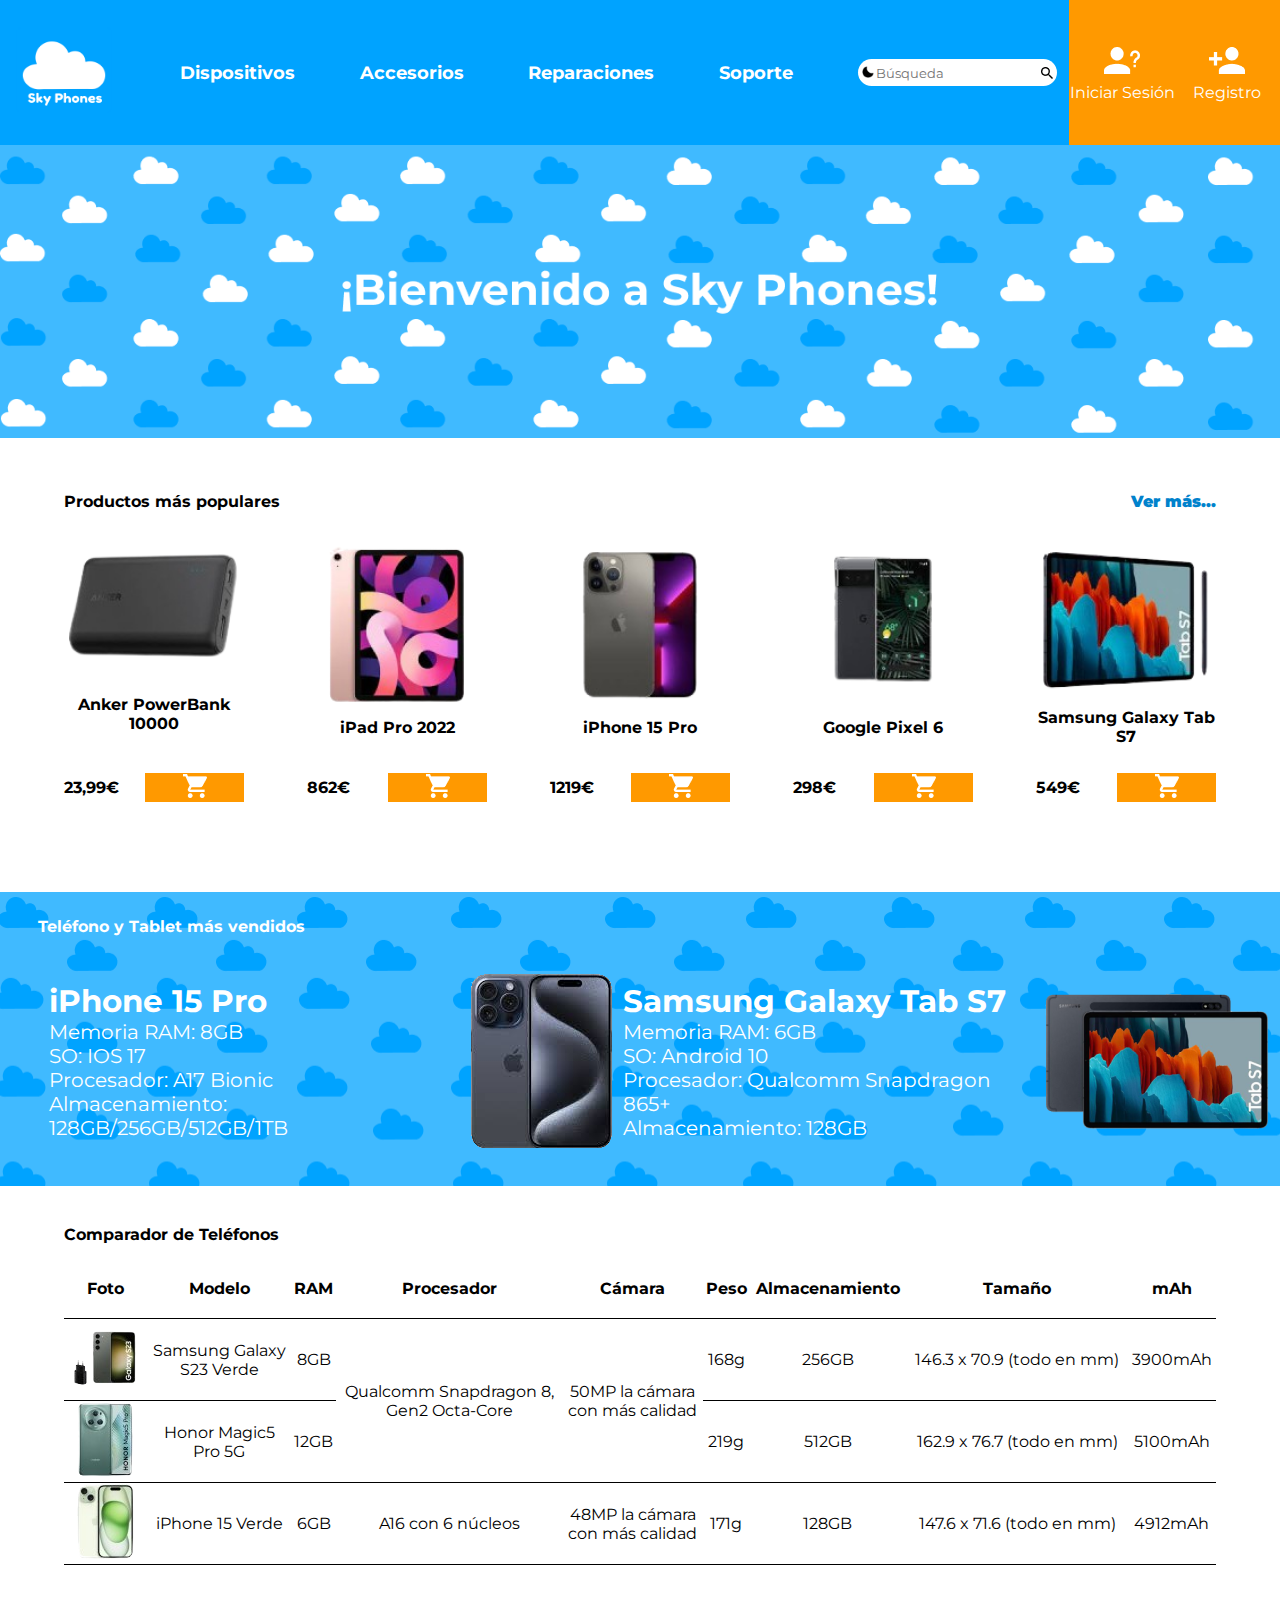
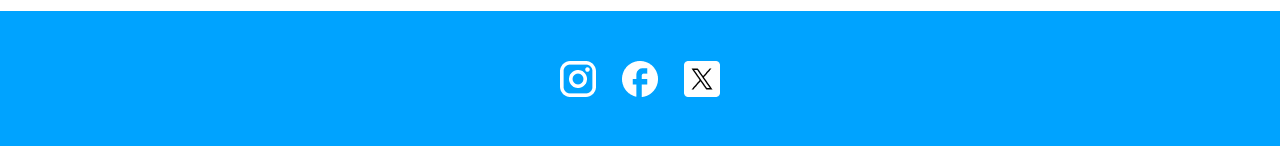
<file: index.html>
<!DOCTYPE html>
    <html lang="es">
    <head>
        <meta charset="UTF-8"><meta name="viewport" content="width=device-width, initial-scale=1.0">
        <title>SkyPhones Home</title>
        <link href='https://fonts.googleapis.com/css?family=Montserrat' rel='stylesheet'>
        <link id="cssCabecera" rel="stylesheet" href="style/CabeceraYPie.css">
        <link id="cssMain" rel="stylesheet" href="style/index.css">
        <script src="Funciones.js"></script>
    </head>
    <body>
        <header>
            <div id="divLogo">
                <a href="index.html"><img id="imgLogo" src="img/SkyPhonesLogo.png" alt="Logo SkyPhones"></a>
            </div>

            <div id="opcionesMenu">
                <a href="Dispositivos.html">
                    <div>
                        <p>Dispositivos</p>
                    </div>
                </a>
                
                <a href="Accesorios.html">
                    <div>
                        <p>Accesorios</p>
                    </div>
                </a>

                <a href="Reparaciones.html">
                    <div>
                        <p>Reparaciones</p>
                    </div>
                </a>

                <a href="Soporte.html">
                    <div>
                        <p>Soporte</p>
                    </div>
                </a>
            </div>


            <div id="barraBusqueda">
                <div>
                    <a href="#" onclick="return changePaletteTheme(); return false;">
                        <img src="img/luna.png" alt="Icono de Luna" id="iconoLuna">
                    </a>
                    <input type="text" placeholder="Búsqueda">
                    <img src="img/IconoLupa.png" alt="Icono Lupa">
                </div>
            </div>


            <div id="opcionesNaranjas">
                <div>
                    <a>
                        <img src="img/IconoInicioSesion.png" alt="Icono Inicio de Sesión">
                        <p>Iniciar Sesión</p>
                    </a>
                </div>

                <div>
                    <a href="Registro.html">
                        <img src="img/IconoRegistrarse.png" alt="Icono Registrarse">
                        <p>Registro</p>
                    </a>
                </div>
            </div>
        </header>

        <main>
            <section id="bannerBienvenida">
                <img src="img/BannerBienvenida.png" alt="Banner Bienvenida">
            </section>

            <section id="masPopulares">
                <div id="tituloYEnlaceMasPopulares">
                    <h2>Productos más populares</h2>
                    <a href="Dispositivos.html" class="enlace">Ver más...</a>
                </div>
                
                <div id="productosMasPopulares">
                    <div>
                        <a href="Error404.html">
                            <img src="img/productosIndexSinFondo/AnkerPowebank10000-removebg-preview.png" alt="Imagen de Anker Powebank 10000" class="imagenesProductosMasPopulares">
                        </a>
                        <h4>Anker PowerBank 10000</h4>
                        <div class="divPrecioYAnadirACarrito">
                            <p>23,99€</p>
                            <button class="anadirCarrito"><img src="img/IconoCarrito24px.png" alt="Icono Carrito"></button>
                        </div>
                    </div>
                    <div>
                        <a href="iPadPro2022.html">
                            <img src="img/productosIndexSinFondo/iPadPro2022-removebg-preview.png" alt="Imagen iPad Pro 2022" class="imagenesProductosMasPopulares">
                        </a>
                        <h4>iPad Pro 2022</h4>
                        <div class="divPrecioYAnadirACarrito">
                            <p>862€</p>
                            <button class="anadirCarrito"><img src="img/IconoCarrito24px.png" alt="Icono Carrito"></button>
                        </div>
                    </div>
                    <div>
                        <a href="iPhone15Pro.html">
                            <img src="img/productosIndexSinFondo/iPhone15Pro-removebg-preview.png" alt="Imagen iPhone 15 Pro" class="imagenesProductosMasPopulares">
                        </a>
                        <h4>iPhone 15 Pro</h4>
                        <div class="divPrecioYAnadirACarrito">
                            <p>1219€</p>
                            <button class="anadirCarrito"><img src="img/IconoCarrito24px.png" alt="Icono Carrito"></button>
                        </div>
                    </div>
                    <div>
                        <a href="GooglePixel6.html">
                            <img src="img/productosIndexSinFondo/GooglePixel6-removebg-preview.png" alt="Imagen Google Pixel 6" class="imagenesProductosMasPopulares">
                        </a>
                        <h4>Google Pixel 6</h4>
                        <div class="divPrecioYAnadirACarrito">
                            <p>298€</p>
                            <button class="anadirCarrito"><img src="img/IconoCarrito24px.png" alt="Icono Carrito"></button>
                        </div>
                    </div>
                    <div>
                        <a href="SamsungGalaxyTabS7.html">
                            <img src="img/productosIndexSinFondo/GalaxyTabS7__2_-removebg-preview.png" alt="Imagen Samsung Galaxy Tab S7" class="imagenesProductosMasPopulares">
                        </a>
                        <h4>Samsung Galaxy Tab S7</h4>
                        <div class="divPrecioYAnadirACarrito">
                            <p>549€</p>
                            <button class="anadirCarrito"><img src="img/IconoCarrito24px.png" alt="Icono Carrito"></button>
                        </div>
                    </div>
                </div>
            </section>

            <section id="masVendidos">
                <h2>Teléfono y Tablet más vendidos</h2>
                <div id="productoMasVendidos">
                    <div>
                        <div>
                            <h3>iPhone 15 Pro</h3>
                            <p>Memoria RAM: 8GB</p>
                            <p>SO: IOS 17</p>
                            <p>Procesador: A17 Bionic</p>
                            <p>Almacenamiento: 128GB/256GB/512GB/1TB</p>
                        </div>
                        <img src="img/dispositivos/iPhone15ProSinFondo.png" alt="Imagen iPhone 15 Pro sin fondo">
                    </div>

                    <div>
                        <div>
                            <h3>Samsung Galaxy Tab S7</h3>
                            <p>Memoria RAM: 6GB</p>
                            <p>SO: Android 10</p>
                            <p>Procesador: Qualcomm Snapdragon 865+</p>
                            <p>Almacenamiento: 128GB</p>
                        </div>
                        <img src="img/dispositivos/SGTS7 1.png" alt="Imagen SGTS7 sin fondo">
                    </div>
                </div>
                
            </section>

            <section id="tablaComparador">
                <h2>Comparador de Teléfonos</h2>
                <table>
                    <tr>
                        <th>Foto</th>
                        <th>Modelo</th>
                        <th>RAM</th>
                        <th>Procesador</th>
                        <th>Cámara</th>
                        <th>Peso</th>
                        <th>Almacenamiento</th>
                        <th>Tamaño</th>
                        <th>mAh</th>
                    </tr>

                    <tr>
                        <td><img src="img/productosIndexSinFondo/SamsungGalaxyS23VerdeTabla-removebg-preview(1).png" alt="Imagen Samsung Galaxy S23 tabla"></td>
                        <td><p>Samsung Galaxy</p> <p>S23 Verde</p></td>
                        <td>8GB</td>
                        <td rowspan="2"><p>Qualcomm Snapdragon 8,</p> <p>Gen2 Octa-Core</p></td>
                        <td rowspan="2"><p>50MP la cámara</p> <p>con más calidad</p></td>
                        <td>168g</td>
                        <td>256GB</td>
                        <td>146.3 x 70.9 (todo en mm)</td>
                        <td>3900mAh</td>
                    </tr>

                    <tr>
                        <td><img src="img/productosIndexSinFondo/HonorMagic5Pro5GTabla-removebg-preview.png" alt="Imagen Honor Magic 5G Pro tabla"></td>
                        <td><p>Honor Magic5</p> <p>Pro 5G</p></td>
                        <td>12GB</td>


                        <td>219g</td>
                        <td>512GB</td>
                        <td>162.9 x 76.7 (todo en mm)</td>
                        <td>5100mAh</td>
                    </tr>

                    <tr>
                        <td><img src="img/productosIndexSinFondo/iPhone15VerdeTabla-removebg-preview.png" alt="Imagen iPhone 15 Verde tabla"></td>
                        <td>iPhone 15 Verde</td>
                        <td>6GB</td>
                        <td>A16 con 6 núcleos</td>
                        <td><p>48MP la cámara</p> <p>con más calidad</p></td>
                        <td>171g</td>
                        <td>128GB</td>
                        <td>147.6 x 71.6 (todo en mm)</td>
                        <td>4912mAh</td>
                    </tr>
                </table>
            </section>
        </main>

        <footer>
            <img src="img/IconoIGBlanco.png" alt="Logo IG"></img>
            <img src="img/IconoFBBlanco.png" alt="Logo FB"></img>
            <img src="img/IconoTwitterBlanco.png" alt="Logo X (Twitter)"></img>
        </footer>
    </body>
</html>
</file>
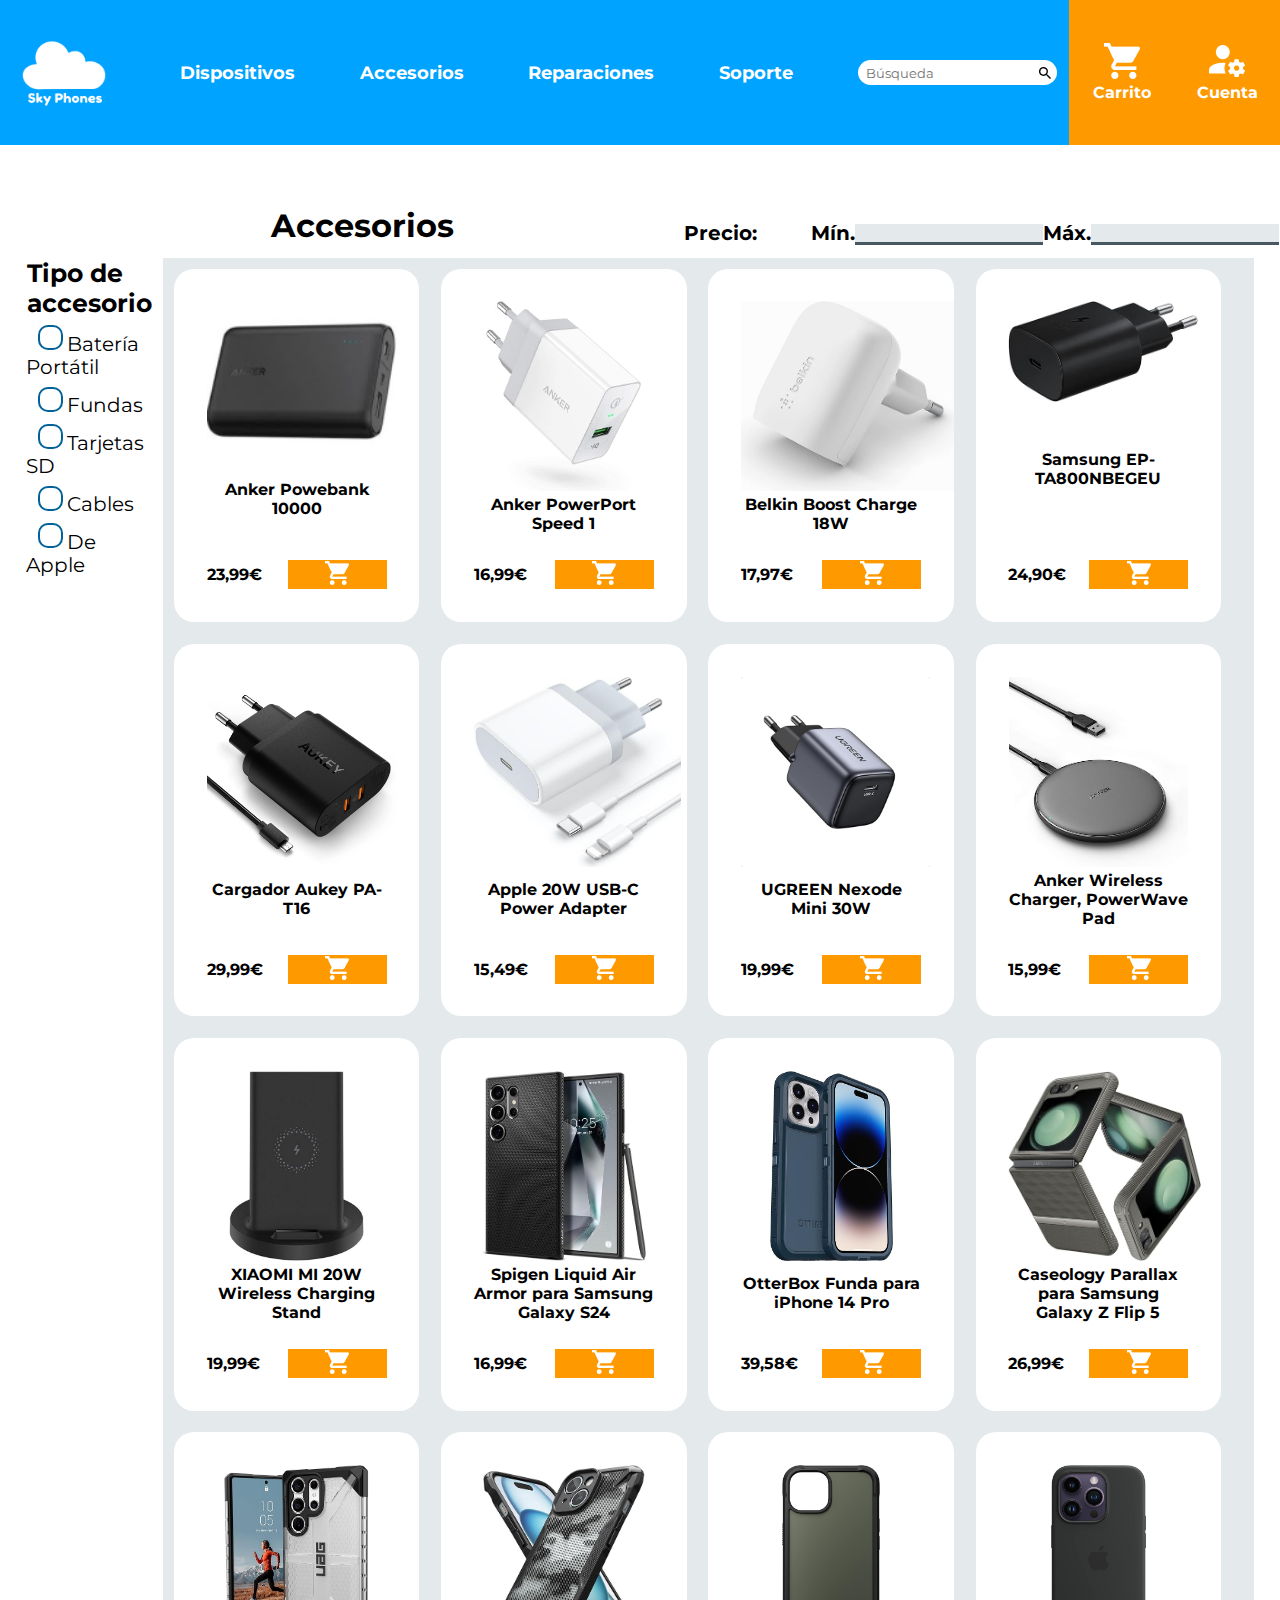
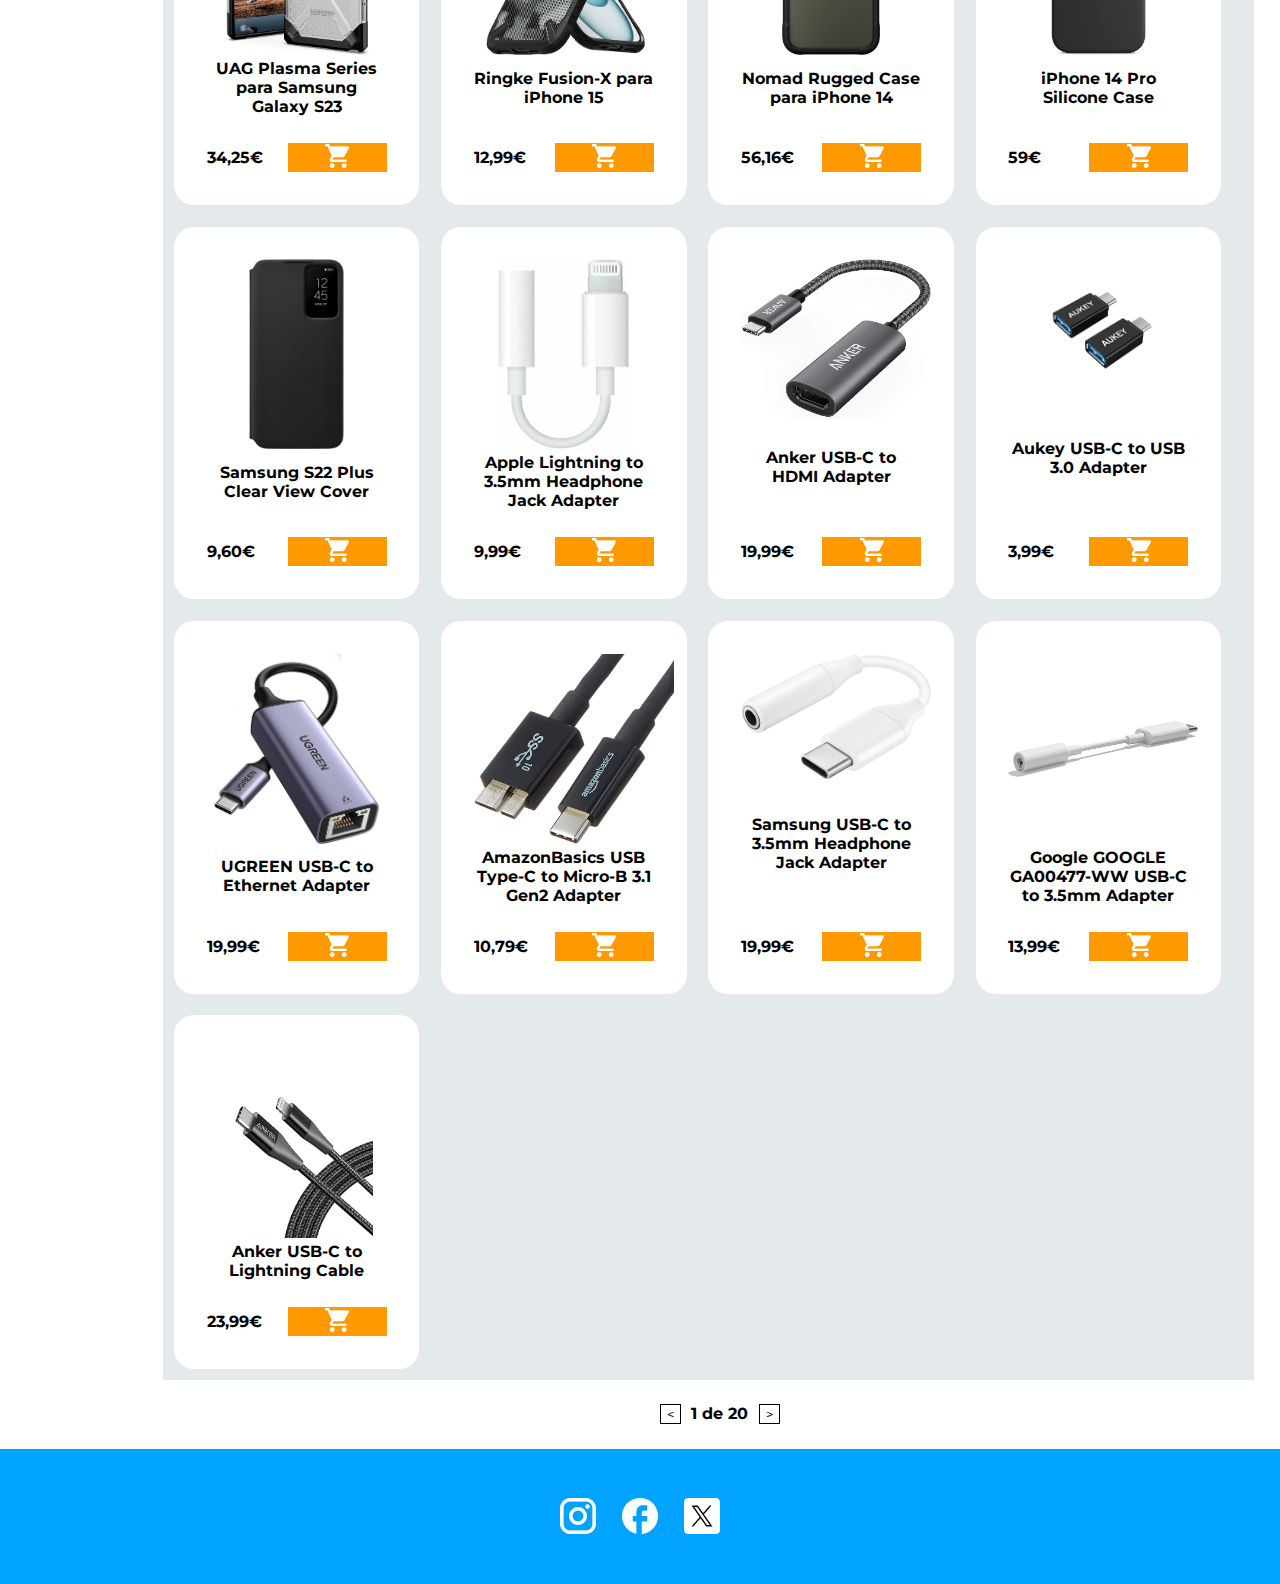
<file: Accesorios.html>
<!DOCTYPE html>
    <html lang="es">
    <head>
        <meta charset="UTF-8"><meta name="viewport" content="width=device-width, initial-scale=1.0">
        <title>Accesorios</title>
        <link href='https://fonts.googleapis.com/css?family=Montserrat' rel='stylesheet'>
        <link rel="stylesheet" href="style/CabeceraYPie.css">
        <link rel="stylesheet" href="style/DispositivosYAccesorios.css">
        <script src="Funciones.js"></script>
    </head>
    <body>
        <header>
            <div id="divLogo">
                <a href="index.html"><img id="imgLogo" src="img/SkyPhonesLogo.png" alt="Logo SkyPhones"></a>
            </div>

            <div id="opcionesMenu">
                <a href="Dispositivos.html">
                    <div>
                        <p>Dispositivos</p>
                    </div>
                </a>
                
                <a href="Accesorios.html">
                    <div>
                        <p>Accesorios</p>
                    </div>
                </a>

                <a href="Reparaciones.html">
                    <div>
                        <p>Reparaciones</p>
                    </div>
                </a>

                <a href="Soporte.html">
                    <div>
                        <p>Soporte</p>
                    </div>
                </a>
            </div>


            <div id="barraBusqueda">
                <div>
                    <input type="text" placeholder="Búsqueda">
                    <img src="img/IconoLupa.png" alt="Icono Lupa">
                </div>
            </div>


            <div id="opcionesNaranjas">
                <div>
                    <a href="Carrito.html">
                        <img src="img/IconoCarrito36px.png" alt="Icono Carrito">
                        <p>Carrito</p>
                    </a>
                </div>

                <div>
                    <a href="#" onclick="openAccountPages(); return false;">
                        <img src="img/IconoConfCuenta.png" alt="Icono Cuenta">
                        <p>Cuenta</p>
                    </a>
                </div>
            </div>
        </header>

        <div id="opcionesCuenta" class="oculto">
            <div>
                <button class="opcionCuenta" onclick="location.href='./Pedidos.html'">Pedidos</button>
                <button class="opcionCuenta" onclick="location.href='./Guardados.html'">Guardados</button>
            </div>
            <button class="cerrarSesion" onclick="location.href='./index.html'">Cerrar Sesión</button>
        </div>

        <main>
            <div id="tituloYPrecios">
                <h1>Accesorios</h1>
                <div>
                    <p>Precio:</p>
                    <p id="minP">Mín.</p>
                    <input type="number">
                    <p>Máx.</p>
                    <input type="number">
                </div>
            </div>
            <div>
                <div id="filtros">
                    <h3>Tipo de accesorio</h3>
                    <input type="checkbox">
                    <label>Batería Portátil</label><br>
                    <input type="checkbox">
                    <label>Fundas</label><br>
                    <input type="checkbox">
                    <label>Tarjetas SD</label><br>
                    <input type="checkbox">
                    <label>Cables</label><br>
                    <input type="checkbox">
                    <label>De Apple</label><br>
                </div>

                <div id="productos">
                            <div>
                                <a href="Error404.html">
                                    <img src="img/accesorios/AnkerPowebank10000.png" alt="Imagen producto Individual" class="imagenesProductosSC">
                                </a>
                                <h4>Anker Powebank 10000</h4>
                                <div class="divPrecioYAnadirACarrito">
                                    <p>23,99€</p>
                                    <button class="anadirCarrito"><img src="img/IconoCarrito24px.png" alt="Icono Carrito"></button>
                                </div>
                            </div>
                            <div>
                                <a href="Error404.html">
                                    <img src="img/accesorios/AnkerPowerPortSpeed1.jpg" alt="Imagen producto Individual" class="imagenesProductos">
                                </a>
                                <h4>Anker PowerPort Speed 1</h4>
                                <div class="divPrecioYAnadirACarrito">
                                    <p>16,99€</p>
                                    <button class="anadirCarrito"><img src="img/IconoCarrito24px.png" alt="Icono Carrito"></button>
                                </div>
                            </div>
                            <div>
                                <a href="Error404.html">
                                    <img src="img/accesorios/BelkinBoostCharge18W.jpg" alt="Imagen producto Individual" class="imagenesProductos">
                                </a>
                                <h4>Belkin Boost Charge 18W</h4>
                                <div class="divPrecioYAnadirACarrito">
                                    <p>17,97€</p>
                                    <button class="anadirCarrito"><img src="img/IconoCarrito24px.png" alt="Icono Carrito"></button>
                                </div>
                            </div>
                            <div>
                                <a href="Error404.html">
                                    <img src="img/accesorios/SamsungEP-TA800NBEGEU.jpg" alt="Imagen producto Individual" class="imagenesProductosSC">
                                </a>
                                <h4>Samsung EP-TA800NBEGEU</h4>
                                <div class="divPrecioYAnadirACarrito">
                                    <p>24,90€</p>
                                    <button class="anadirCarrito"><img src="img/IconoCarrito24px.png" alt="Icono Carrito"></button>
                                </div>
                            </div>
                            <div>
                                <a href="Error404.html">
                                    <img src="img/accesorios/AukeyPA-T16.webp" alt="Imagen producto Individual" class="imagenesProductos">
                                </a>
                                <h4>Cargador Aukey PA-T16</h4>
                                <div class="divPrecioYAnadirACarrito">
                                    <p>29,99€</p>
                                    <button class="anadirCarrito"><img src="img/IconoCarrito24px.png" alt="Icono Carrito"></button>
                                </div>
                            </div>
                            <div>
                                <a href="Error404.html">
                                    <img src="img/accesorios/Apple20WUSB-CPowerAdapter.jpg" alt="Imagen producto Individual" class="imagenesProductos">
                                </a>
                                <h4>Apple 20W USB-C Power Adapter</h4>
                                <div class="divPrecioYAnadirACarrito">
                                    <p>15,49€</p>
                                    <button class="anadirCarrito"><img src="img/IconoCarrito24px.png" alt="Icono Carrito"></button>
                                </div>
                            </div>
                            <div>
                                <a href="Error404.html">
                                    <img src="img/accesorios/UGREENNexodeMini30W.jpg" alt="Imagen producto Individual" class="imagenesProductos">
                                </a>
                                <h4>UGREEN Nexode Mini 30W </h4>
                                <div class="divPrecioYAnadirACarrito">
                                    <p>19,99€</p>
                                    <button class="anadirCarrito"><img src="img/IconoCarrito24px.png" alt="Icono Carrito"></button>
                                </div>
                            </div>
                            <div>
                                <a href="Error404.html">
                                    <img src="img/accesorios/AnkerWirelessChargerPowerWavePad.jpg" alt="Imagen producto Individual" class="imagenesProductos">
                                </a>
                                <h4>Anker Wireless Charger, PowerWave Pad</h4>
                                <div class="divPrecioYAnadirACarrito">
                                    <p>15,99€</p>
                                    <button class="anadirCarrito"><img src="img/IconoCarrito24px.png" alt="Icono Carrito"></button>
                                </div>
                            </div>
                            <div>
                                <a href="Error404.html">
                                    <img src="img/accesorios/XIAOMIMI20WWirelessChargingStand.jpg" alt="Imagen producto Individual" class="imagenesProductos">
                                </a>
                                <h4>XIAOMI MI 20W Wireless Charging Stand</h4>
                                <div class="divPrecioYAnadirACarrito">
                                    <p>19,99€</p>
                                    <button class="anadirCarrito"><img src="img/IconoCarrito24px.png" alt="Icono Carrito"></button>
                                </div>
                            </div>
                            <div>
                                <a href="Error404.html">
                                    <img src="img/accesorios/SpigenLiquidAirArmorParaSamsungGalaxyS24.jpg" alt="Imagen producto Individual" class="imagenesProductos">
                                </a>
                                <h4>Spigen Liquid Air Armor para Samsung Galaxy S24</h4>
                                <div class="divPrecioYAnadirACarrito">
                                    <p>16,99€</p>
                                    <button class="anadirCarrito"><img src="img/IconoCarrito24px.png" alt="Icono Carrito"></button>
                                </div>
                            </div>
                            <div>
                                <a href="Error404.html">
                                    <img src="img/accesorios/OtterBoxFundaParaiPhone14Pro.jpg" alt="Imagen producto Individual" class="imagenesProductos">
                                </a>
                                <h4>OtterBox Funda para iPhone 14 Pro</h4>
                                <div class="divPrecioYAnadirACarrito">
                                    <p>39,58€</p>
                                    <button class="anadirCarrito"><img src="img/IconoCarrito24px.png" alt="Icono Carrito"></button>
                                </div>
                            </div>
                            <div>
                                <a href="Error404.html">
                                    <img src="img/accesorios/CaseologyParallaxParaSamsungGalaxyZFlip5.jpg" alt="Imagen producto Individual" class="imagenesProductos">
                                </a>
                                <h4>Caseology Parallax para Samsung Galaxy Z Flip 5</h4>
                                <div class="divPrecioYAnadirACarrito">
                                    <p>26,99€</p>
                                    <button class="anadirCarrito"><img src="img/IconoCarrito24px.png" alt="Icono Carrito"></button>
                                </div>
                            </div>
                            <div>
                                <a href="Error404.html">
                                    <img src="img/accesorios/UAGPlasmaSeriesParaSamsungGalaxyS23.jpg" alt="Imagen producto Individual" class="imagenesProductos">
                                </a>
                                <h4>UAG Plasma Series para Samsung Galaxy S23</h4>
                                <div class="divPrecioYAnadirACarrito">
                                    <p>34,25€</p>
                                    <button class="anadirCarrito"><img src="img/IconoCarrito24px.png" alt="Icono Carrito"></button>
                                </div>
                            </div>
                            <div>
                                <a href="Error404.html">
                                    <img src="img/accesorios/RingkeFusion-XParaiPhone15.jpg" alt="Imagen producto Individual" class="imagenesProductos">
                                </a>
                                <h4>Ringke Fusion-X para iPhone 15</h4>
                                <div class="divPrecioYAnadirACarrito">
                                    <p>12,99€</p>
                                    <button class="anadirCarrito"><img src="img/IconoCarrito24px.png" alt="Icono Carrito"></button>
                                </div>
                            </div>
                            <div>
                                <a href="Error404.html">
                                    <img src="img/accesorios/NomadRuggedCaseParaiPhone14.jpg" alt="Imagen producto Individual" class="imagenesProductos">
                                </a>
                                <h4>Nomad Rugged Case para iPhone 14</h4>
                                <div class="divPrecioYAnadirACarrito">
                                    <p>56,16€</p>
                                    <button class="anadirCarrito"><img src="img/IconoCarrito24px.png" alt="Icono Carrito"></button>
                                </div>
                            </div>
                            <div>
                                <a href="Error404.html">
                                    <img src="img/accesorios/iPhone14ProSiliconeCase.jpg" alt="Imagen producto Individual" class="imagenesProductos">
                                </a>
                                <h4>iPhone 14 Pro Silicone Case</h4>
                                <div class="divPrecioYAnadirACarrito">
                                    <p>59€</p>
                                    <button class="anadirCarrito"><img src="img/IconoCarrito24px.png" alt="Icono Carrito"></button>
                                </div>
                            </div>
                            <div>
                                <a href="Error404.html">
                                    <img src="img/accesorios/SamsungS22PlusClearViewCover.jpg" alt="Imagen producto Individual" class="imagenesProductos">
                                </a>
                                <h4>Samsung S22 Plus Clear View Cover</h4>
                                <div class="divPrecioYAnadirACarrito">
                                    <p>9,60€</p>
                                    <button class="anadirCarrito"><img src="img/IconoCarrito24px.png" alt="Icono Carrito"></button>
                                </div>
                            </div>
                            <div>
                                <a href="Error404.html">
                                    <img src="img/accesorios/AppleLightningTo3.5mmHeadphoneJackAdapter.jpg" alt="Imagen producto Individual" class="imagenesProductos">
                                </a>
                                <h4>Apple Lightning to 3.5mm Headphone Jack Adapter</h4>
                                <div class="divPrecioYAnadirACarrito">
                                    <p>9,99€</p>
                                    <button class="anadirCarrito"><img src="img/IconoCarrito24px.png" alt="Icono Carrito"></button>
                                </div>
                            </div>
                            <div>
                                <a href="Error404.html">
                                    <img src="img/accesorios/AnkerUSB-CToHDMIAdapter.jpg" alt="Imagen producto Individual" class="imagenesProductosSC">
                                </a>
                                <h4>Anker USB-C to HDMI Adapter</h4>
                                <div class="divPrecioYAnadirACarrito">
                                    <p>19,99€</p>
                                    <button class="anadirCarrito"><img src="img/IconoCarrito24px.png" alt="Icono Carrito"></button>
                                </div>
                            </div>
                            <div>
                                <a href="Error404.html">
                                    <img src="img/accesorios/AukeyUSB-CToUSB3.0Adapter.png" alt="Imagen producto Individual" class="imagenesProductosSC">
                                </a>
                                <h4>Aukey USB-C to USB 3.0 Adapter</h4>
                                <div class="divPrecioYAnadirACarrito">
                                    <p>3,99€</p>
                                    <button class="anadirCarrito"><img src="img/IconoCarrito24px.png" alt="Icono Carrito"></button>
                                </div>
                            </div>
                            <div>
                                <a href="Error404.html">
                                    <img src="img/accesorios/UGREENUSB-CToEthernetAdapter.jpg" alt="Imagen producto Individual" class="imagenesProductos">
                                </a>
                                <h4>UGREEN USB-C to Ethernet Adapter</h4>
                                <div class="divPrecioYAnadirACarrito">
                                    <p>19,99€</p>
                                    <button class="anadirCarrito"><img src="img/IconoCarrito24px.png" alt="Icono Carrito"></button>
                                </div>
                            </div>
                            <div>
                                <a href="Error404.html">
                                    <img src="img/accesorios/AmazonBasicsUSBType-CToMicro-B3.1Gen2Adapter.jpg" alt="Imagen producto Individual" class="imagenesProductos">
                                </a>
                                <h4>AmazonBasics USB Type-C to Micro-B 3.1 Gen2 Adapter</h4>
                                <div class="divPrecioYAnadirACarrito">
                                    <p>10,79€</p>
                                    <button class="anadirCarrito"><img src="img/IconoCarrito24px.png" alt="Icono Carrito"></button>
                                </div>
                            </div>
                            <div>
                                <a href="Error404.html">
                                    <img src="img/accesorios/SamsungUSB-CTo3.5mmHeadphoneAdapter.jpg" alt="Imagen producto Individual" class="imagenesProductosSC">
                                </a>
                                <h4>Samsung USB-C to 3.5mm Headphone Jack Adapter</h4>
                                <div class="divPrecioYAnadirACarrito">
                                    <p>19,99€</p>
                                    <button class="anadirCarrito"><img src="img/IconoCarrito24px.png" alt="Icono Carrito"></button>
                                </div>
                            </div>
                            <div>
                                <a href="Error404.html">
                                    <img src="img/accesorios/GoogleGOOGLEGA00477-WWUSB-CTo3.5mmAdapter.jpg" alt="Imagen producto Individual" class="imagenesProductos">
                                </a>
                                <h4>Google GOOGLE GA00477-WW USB-C to 3.5mm Adapter</h4>
                                <div class="divPrecioYAnadirACarrito">
                                    <p>13,99€</p>
                                    <button class="anadirCarrito"><img src="img/IconoCarrito24px.png" alt="Icono Carrito"></button>
                                </div>
                            </div>
                            <div>
                                <a href="Error404.html">
                                    <img src="img/accesorios/AnkerUSB-CToLightningCable.jpg" alt="Imagen producto Individual" class="imagenesProductos">
                                </a>
                                <h4>Anker USB-C to Lightning Cable</h4>
                                <div class="divPrecioYAnadirACarrito">
                                    <p>23,99€</p>
                                    <button class="anadirCarrito"><img src="img/IconoCarrito24px.png" alt="Icono Carrito"></button>
                                </div>
                            </div>
                    </tr>
                </div>
            </div>

            <div id="cantidadPaginas">
                <button>&lt;</button>
                <p>1 de 20</p>
                <button>&gt;</button>
            </div>
        </main>

        <footer>
            <img src="img/IconoIGBlanco.png" alt="Logo IG"></img>
            <img src="img/IconoFBBlanco.png" alt="Logo FB"></img>
            <img src="img/IconoTwitterBlanco.png" alt="Logo X (Twitter)"></img>
        </footer>
    </body>
</html>
</file>
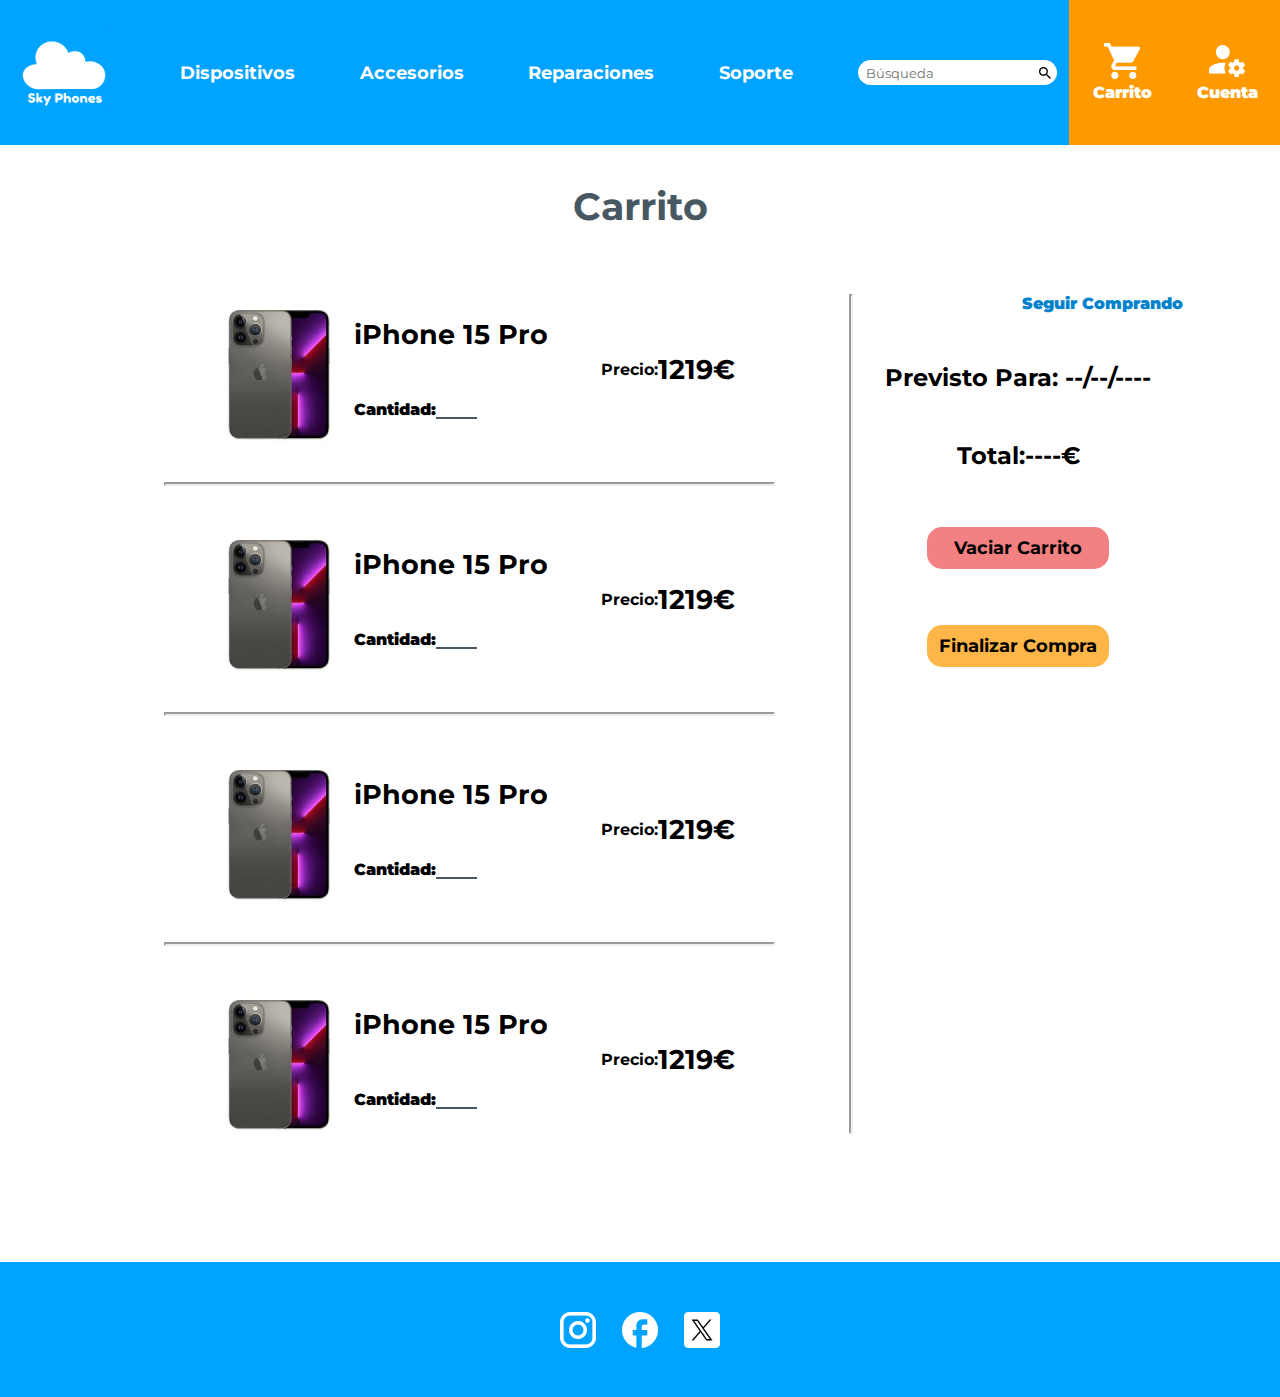
<file: Carrito.html>
<!DOCTYPE html>
    <html lang="es">
    <head>
        <meta charset="UTF-8"><meta name="viewport" content="width=device-width, initial-scale=1.0">
        <title>Carrito</title>
        <link href='https://fonts.googleapis.com/css?family=Montserrat' rel='stylesheet'>
        <link rel="stylesheet" href="style/CabeceraYPie.css">
        <link rel="stylesheet" href="style/Carrito.css">
        <script src="Funciones.js"></script>
    </head>
    <body>
        <header>
            <div id="divLogo">
                <a href="index.html"><img id="imgLogo" src="img/SkyPhonesLogo.png" alt="Logo SkyPhones"></a>
            </div>

            <div id="opcionesMenu">
                <a href="Dispositivos.html">
                    <div>
                        <p>Dispositivos</p>
                    </div>
                </a>
                
                <a href="Accesorios.html">
                    <div>
                        <p>Accesorios</p>
                    </div>
                </a>

                <a href="Reparaciones.html">
                    <div>
                        <p>Reparaciones</p>
                    </div>
                </a>

                <a href="Soporte.html">
                    <div>
                        <p>Soporte</p>
                    </div>
                </a>
            </div>


            <div id="barraBusqueda">
                <div>
                    <input type="text" placeholder="Búsqueda">
                    <img src="img/IconoLupa.png" alt="Icono Lupa">
                </div>
            </div>


            <div id="opcionesNaranjas">
                <div>
                    <a href="Carrito.html">
                        <img src="img/IconoCarrito36px.png" alt="Icono Carrito">
                        <p>Carrito</p>
                    </a>
                </div>

                <div>
                    <a href="#" onclick="openAccountPages(); return false;">
                        <img src="img/IconoConfCuenta.png" alt="Icono Cuenta">
                        <p>Cuenta</p>
                    </a>
                </div>
            </div>
        </header>

        <div id="opcionesCuenta" class="oculto">
            <div>
                <button class="opcionCuenta" onclick="location.href='./Pedidos.html'">Pedidos</button>
                <button class="opcionCuenta" onclick="location.href='./Guardados.html'">Guardados</button>
            </div>
            <button class="cerrarSesion" onclick="location.href='./index.html'">Cerrar Sesión</button>
        </div>

        <h1>Carrito</h1>

        <main>
            <div id="productosCarrito">
                <div class="productoIndividual">
                    <img src="img/dispositivos/iPhone15Pro.png" alt="Imagen iPhone 15 Pro">
                    <div class="caracteristicasProducto">
                        <h4>iPhone 15 Pro</h4>
                        <div>
                            <p>Cantidad:</p>
                            <input type="number">
                        </div>
                        
                    </div>
                    <div>
                        <h6>Precio:</h6>
                        <h5>1219€</h5>
                    </div>
                </div>
                
                <hr>

                <div class="productoIndividual">
                    <img src="img/dispositivos/iPhone15Pro.png" alt="Imagen iPhone 15 Pro">
                    <div class="caracteristicasProducto">
                        <h4>iPhone 15 Pro</h4>
                        <div>
                            <p>Cantidad:</p>
                            <input type="number">
                        </div>
                        
                    </div>
                    <div>
                        <h6>Precio:</h6>
                        <h5>1219€</h5>
                    </div>
                </div>

                <hr>

                <div class="productoIndividual">
                    <img src="img/dispositivos/iPhone15Pro.png" alt="Imagen iPhone 15 Pro">
                    <div class="caracteristicasProducto">
                        <h4>iPhone 15 Pro</h4>
                        <div>
                            <p>Cantidad:</p>
                            <input type="number">
                        </div>
                        
                    </div>
                    <div>
                        <h6>Precio:</h6>
                        <h5>1219€</h5>
                    </div>
                </div>

                <hr>

                <div class="productoIndividual">
                    <img src="img/dispositivos/iPhone15Pro.png" alt="Imagen iPhone 15 Pro">
                    <div class="caracteristicasProducto">
                        <h4>iPhone 15 Pro</h4>
                        <div>
                            <p>Cantidad:</p>
                            <input type="number">
                        </div>
                        
                    </div>
                    <div>
                        <h6>Precio:</h6>
                        <h5>1219€</h5>
                    </div>
                </div>
            </div>
            
            <hr>

            <div id="opcionesCarrito">
                <a href="Dispositivos.html"><p>Seguir Comprando</p></a>
                <h2>Previsto Para: --/--/----</h2>
                <h2>Total:----€</h2>
                <button>Vaciar Carrito</button>
                <button>Finalizar Compra</button>
            </div>
        </main>

        <footer>
            <img src="img/IconoIGBlanco.png" alt="Logo IG"></img>
            <img src="img/IconoFBBlanco.png" alt="Logo FB"></img>
            <img src="img/IconoTwitterBlanco.png" alt="Logo X (Twitter)"></img>
        </footer>
    </body>
</html>
</file>
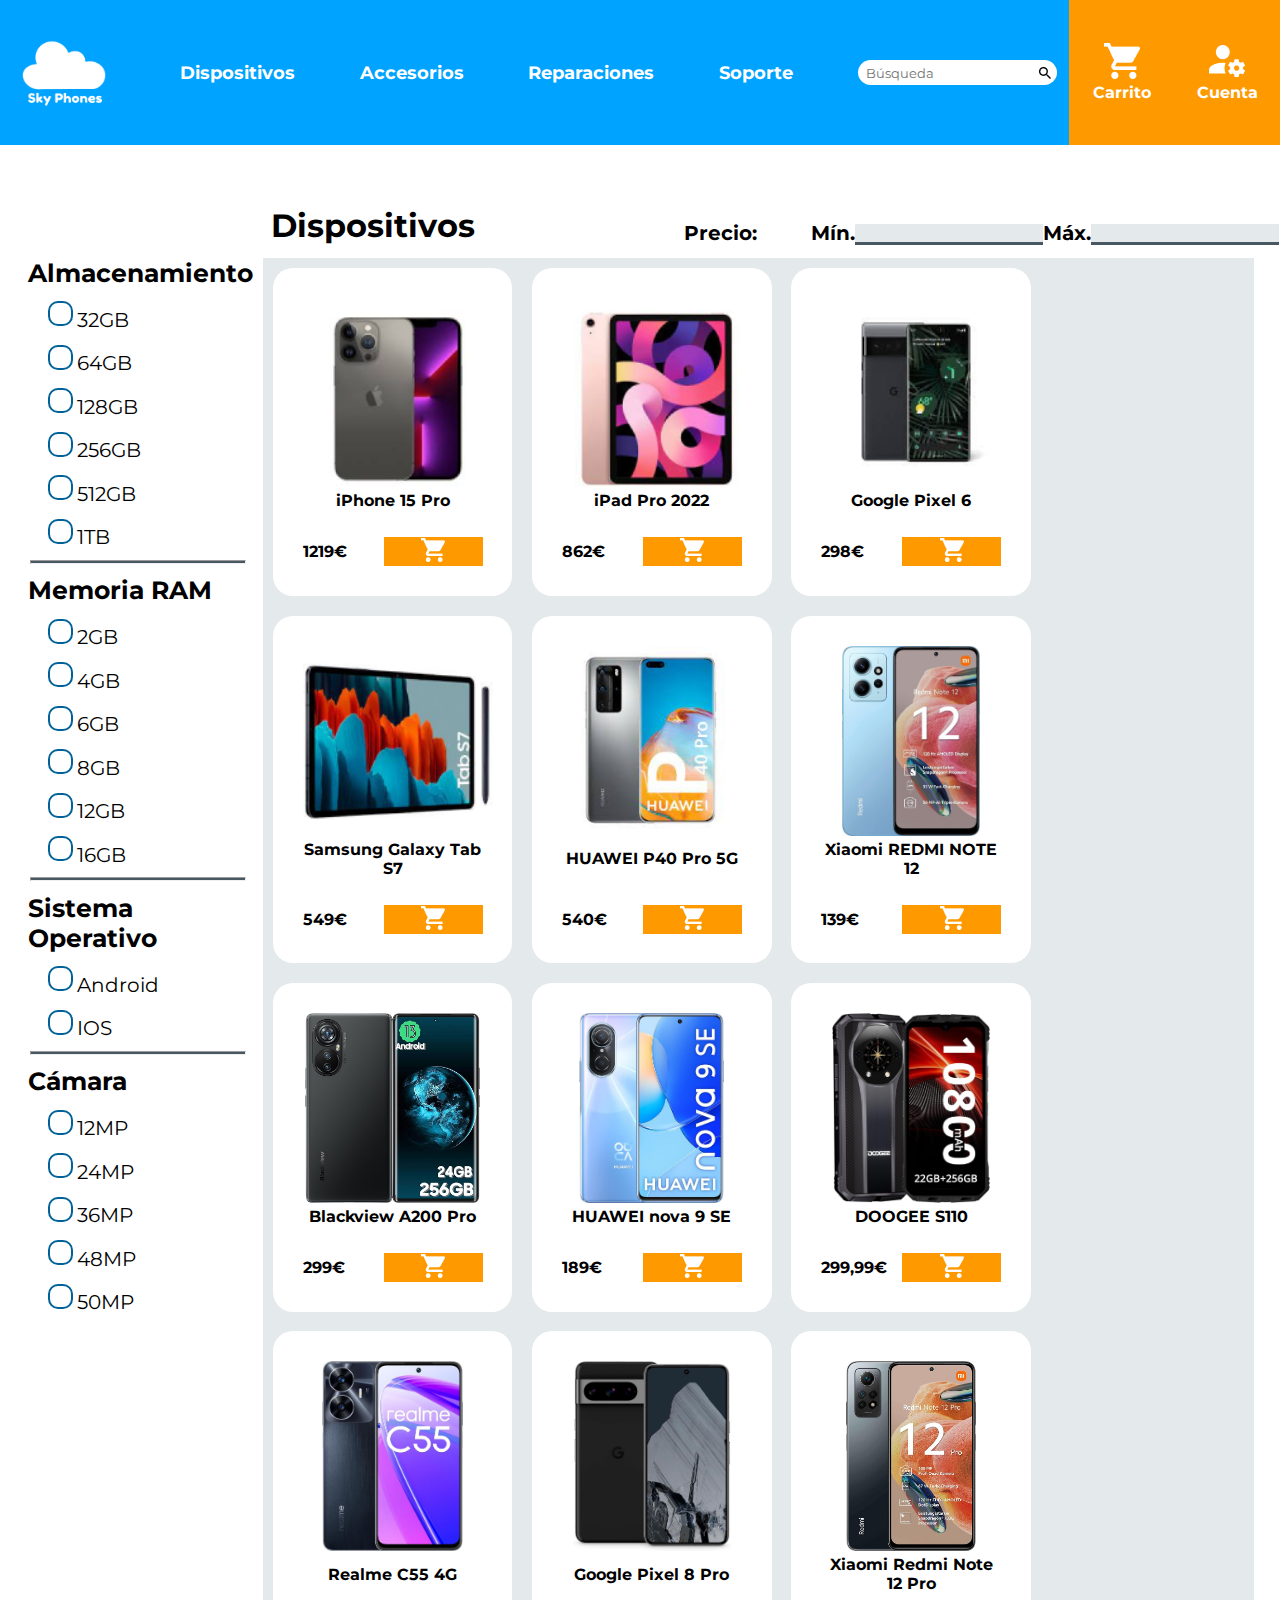
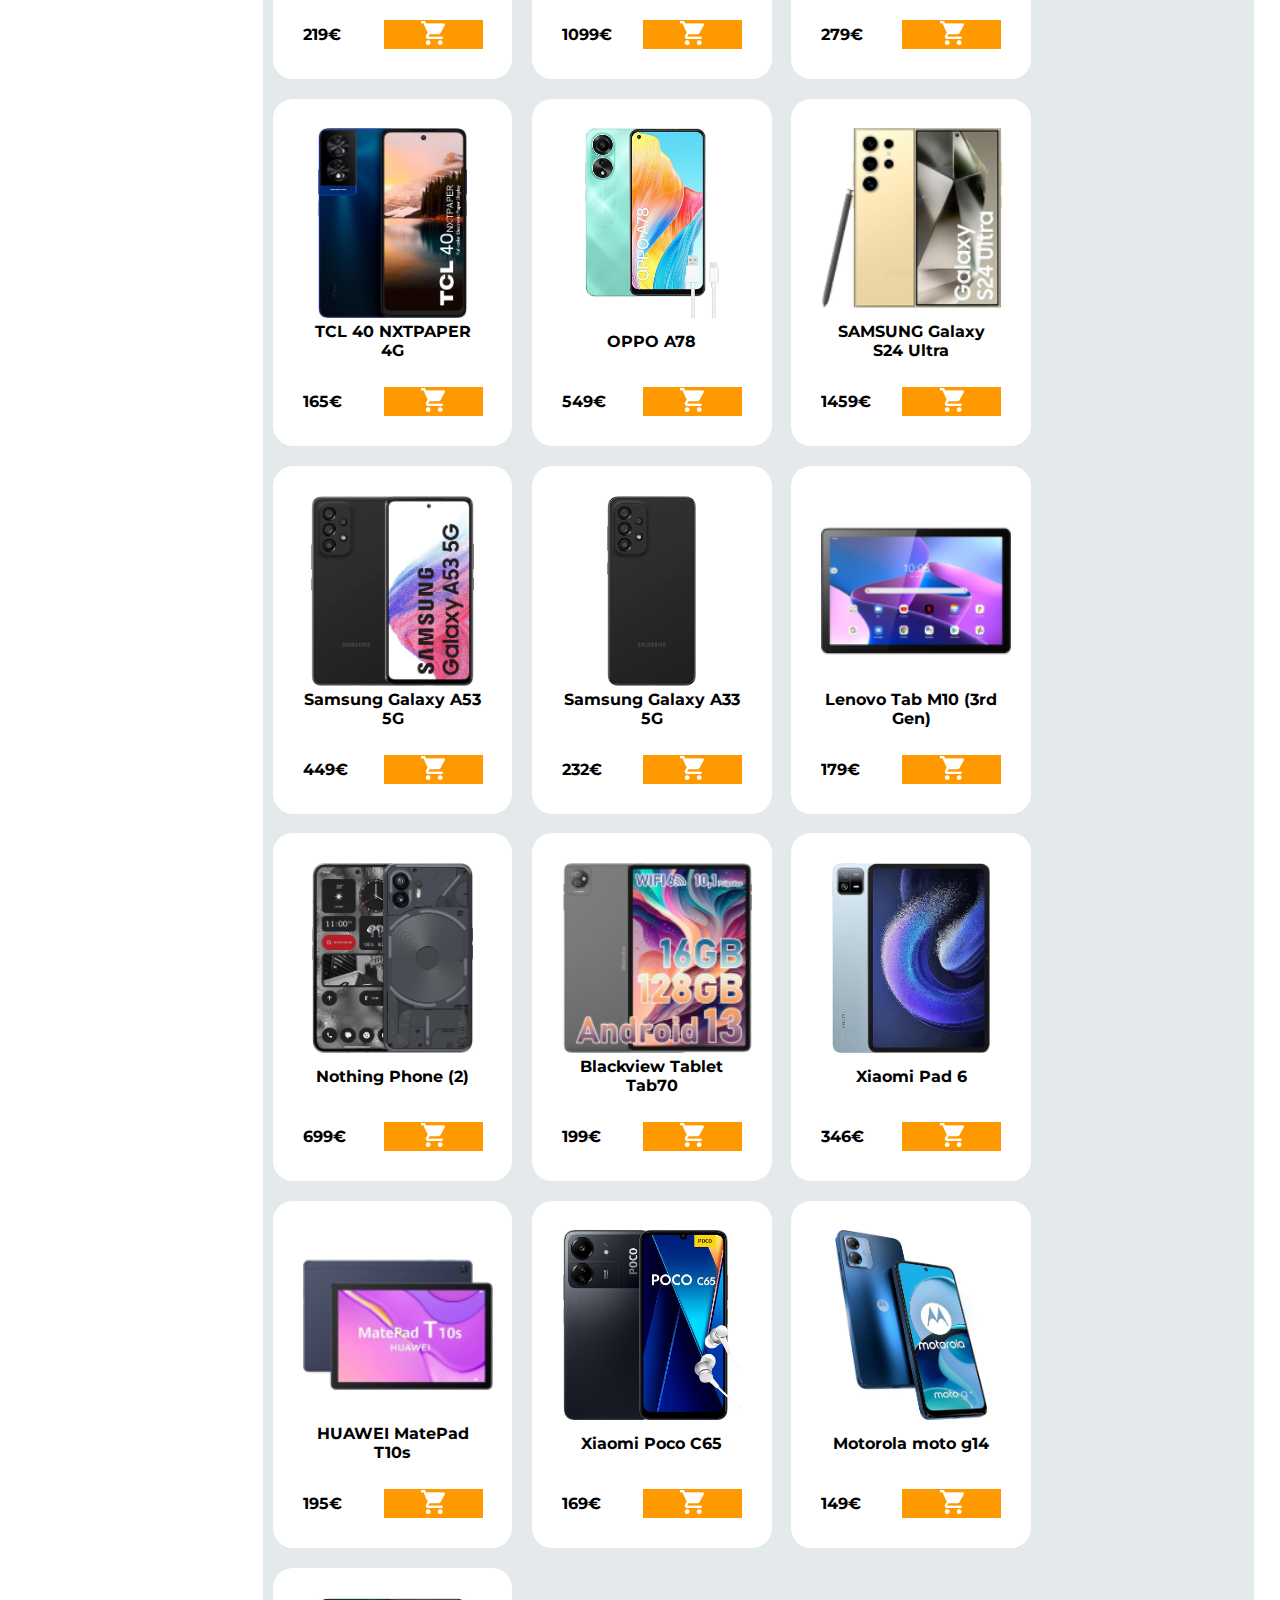
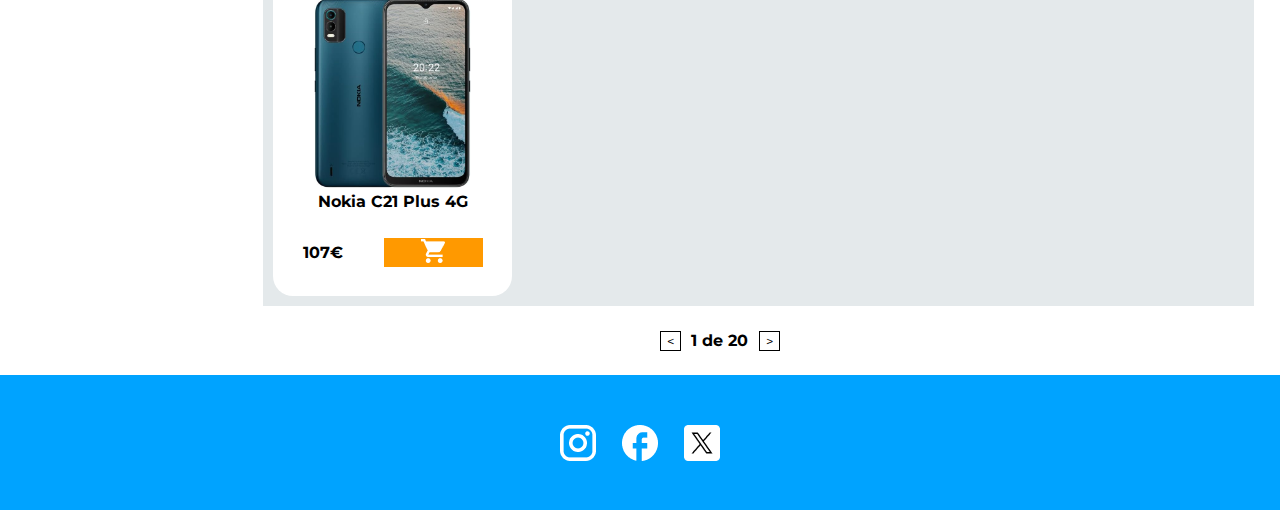
<file: Dispositivos.html>
<!DOCTYPE html>
    <html lang="es">
    <head>
        <meta charset="UTF-8"><meta name="viewport" content="width=device-width, initial-scale=1.0">
        <title>Dispositivos</title>
        <link href='https://fonts.googleapis.com/css?family=Montserrat' rel='stylesheet'>
        <link rel="stylesheet" href="style/CabeceraYPie.css">
        <link rel="stylesheet" href="style/DispositivosYAccesorios.css">
        <script src="Funciones.js"></script>
    </head>
    <body>
        <header>
            <div id="divLogo">
                <a href="index.html"><img id="imgLogo" src="img/SkyPhonesLogo.png" alt="Logo SkyPhones"></a>
            </div>

            <div id="opcionesMenu">
                <a href="Dispositivos.html">
                    <div>
                        <p>Dispositivos</p>
                    </div>
                </a>
                
                <a href="Accesorios.html">
                    <div>
                        <p>Accesorios</p>
                    </div>
                </a>

                <a href="Reparaciones.html">
                    <div>
                        <p>Reparaciones</p>
                    </div>
                </a>

                <a href="Soporte.html">
                    <div>
                        <p>Soporte</p>
                    </div>
                </a>
            </div>


            <div id="barraBusqueda">
                <div>
                    <input type="text" placeholder="Búsqueda">
                    <img src="img/IconoLupa.png" alt="Icono Lupa">
                </div>
            </div>


            <div id="opcionesNaranjas">
                <div>
                    <a href="Carrito.html">
                        <img src="img/IconoCarrito36px.png" alt="Icono Carrito">
                        <p>Carrito</p>
                    </a>
                </div>

                <div>
                    <a href="#" onclick="openAccountPages(); return false;">
                        <img src="img/IconoConfCuenta.png" alt="Icono Cuenta">
                        <p>Cuenta</p>
                    </a>
                </div>
            </div>
        </header>

        <div id="opcionesCuenta" class="oculto">
            <div>
                <button class="opcionCuenta" onclick="location.href='./Pedidos.html'">Pedidos</button>
                <button class="opcionCuenta" onclick="location.href='./Guardados.html'">Guardados</button>
            </div>
            <button class="cerrarSesion" onclick="location.href='./index.html'">Cerrar Sesión</button>
        </div>

        <main>
            <div id="tituloYPrecios">
                <h1>Dispositivos</h1>
                <div>
                    <p>Precio:</p>
                    <p id="minP">Mín.</p>
                    <input type="number">
                    <p>Máx.</p>
                    <input type="number">
                </div>
            </div>
            <div>
                <div id="filtros">
                    <h3>Almacenamiento</h3>
                    <input type="checkbox">
                    <label>32GB</label><br>
                    <input type="checkbox">
                    <label>64GB</label><br>
                    <input type="checkbox">
                    <label>128GB</label><br>
                    <input type="checkbox">
                    <label>256GB</label><br>
                    <input type="checkbox">
                    <label>512GB</label><br>
                    <input type="checkbox">
                    <label>1TB</label>

                    <hr>

                    <h3>Memoria RAM</h3>
                    <input type="checkbox">
                    <label>2GB</label><br>
                    <input type="checkbox">
                    <label>4GB</label><br>
                    <input type="checkbox">
                    <label>6GB</label><br>
                    <input type="checkbox">
                    <label>8GB</label><br>
                    <input type="checkbox">
                    <label>12GB</label><br>
                    <input type="checkbox">
                    <label>16GB</label>

                    <hr>

                    <h3>Sistema Operativo</h3>
                    <input type="checkbox">
                    <label>Android</label><br>
                    <input type="checkbox">
                    <label>IOS</label>

                    <hr>

                    <h3>Cámara</h3>
                    <input type="checkbox">
                    <label>12MP</label><br>
                    <input type="checkbox">
                    <label>24MP</label><br>
                    <input type="checkbox">
                    <label>36MP</label><br>
                    <input type="checkbox">
                    <label>48MP</label><br>
                    <input type="checkbox">
                    <label>50MP</label><br>
                </div>
                <div id="productos">
                    <div>
                        <a href="iPhone15Pro.html">
                            <img src="img/dispositivos/iPhone15Pro.png" alt="Imagen producto Individual" class="imagenesProductos">
                        </a>
                        <h4>iPhone 15 Pro</h4>
                        <div class="divPrecioYAnadirACarrito">
                            <p>1219€</p>
                            <button class="anadirCarrito"><img src="img/IconoCarrito24px.png" alt="Icono Carrito"></button>
                        </div>
                    </div>
                    <div>
                        <a href="iPadPro2022.html">
                            <img src="img/dispositivos/iPadPro2022.png" alt="Imagen producto Individual" class="imagenesProductos">   
                        </a>
                        <h4>iPad Pro 2022</h4>
                        <div class="divPrecioYAnadirACarrito">
                            <p>862€</p>
                            <button class="anadirCarrito"><img src="img/IconoCarrito24px.png" alt="Icono Carrito"></button>
                        </div>
                    </div>
                    <div>
                        <a href="GooglePixel6.html">
                            <img src="img/dispositivos/GooglePixel6.png" alt="Imagen producto Individual" class="imagenesProductos">  
                        </a>
                        <h4>Google Pixel 6</h4>
                        <div class="divPrecioYAnadirACarrito">
                            <p>298€</p>
                            <button class="anadirCarrito"><img src="img/IconoCarrito24px.png" alt="Icono Carrito"></button>
                        </div>
                    </div>
                    <div>
                        <a href="SamsungGalaxyTabS7.html">
                            <img src="img/dispositivos/GalaxyTabS7 (2).png" alt="Imagen producto Individual" class="imagenesProductos">    
                        </a>
                        <h4>Samsung Galaxy Tab S7</h4>
                        <div class="divPrecioYAnadirACarrito">
                            <p>549€</p>
                            <button class="anadirCarrito"><img src="img/IconoCarrito24px.png" alt="Icono Carrito"></button>
                        </div>
                    </div>
                    <div>
                        <a href="HUAWEIP40Pro5G.html">
                            <img src="img/dispositivos/HUAWEIP40Pro5G.png" alt="Imagen producto Individual" class="imagenesProductos">    
                        </a>
                        <h4>HUAWEI P40 Pro 5G</h4>
                        <div class="divPrecioYAnadirACarrito">
                            <p>540€</p>
                            <button class="anadirCarrito"><img src="img/IconoCarrito24px.png" alt="Icono Carrito"></button>
                        </div>
                    </div>
                    <div>
                        <a href="Error404.html">
                            <img src="img/dispositivos/XiaomiREDMINOTE12.jpg" alt="Imagen producto Individual" class="imagenesProductos"> 
                        </a>
                        <h4>Xiaomi REDMI NOTE 12</h4>
                        <div class="divPrecioYAnadirACarrito">
                            <p>139€</p>
                            <button class="anadirCarrito"><img src="img/IconoCarrito24px.png" alt="Icono Carrito"></button>
                        </div>
                    </div>
                    <div>
                        <a href="Error404.html">
                        <img src="img/dispositivos/BlackviewA200Pro.jpg" alt="Imagen producto Individual" class="imagenesProductos">  
                        </a>
                        <h4>Blackview A200 Pro</h4>
                        <div class="divPrecioYAnadirACarrito">
                            <p>299€</p>
                            <button class="anadirCarrito"><img src="img/IconoCarrito24px.png" alt="Icono Carrito"></button>
                        </div>
                    </div>
                    <div>
                        <a href="Error404.html">
                        <img src="img/dispositivos/HUAWEInova9SE.jpg" alt="Imagen producto Individual" class="imagenesProductos"> 
                        </a>
                        <h4>HUAWEI nova 9 SE</h4>
                        <div class="divPrecioYAnadirACarrito">
                            <p>189€</p>
                            <button class="anadirCarrito"><img src="img/IconoCarrito24px.png" alt="Icono Carrito"></button>
                        </div>
                    </div>
                    <div>
                        <a href="Error404.html">
                        <img src="img/dispositivos/DOOGEES110.jpg" alt="Imagen producto Individual" class="imagenesProductos">    
                        </a>
                        <h4>DOOGEE S110</h4>
                        <div class="divPrecioYAnadirACarrito">
                            <p>299,99€</p>
                            <button class="anadirCarrito"><img src="img/IconoCarrito24px.png" alt="Icono Carrito"></button>
                        </div>
                    </div>
                    <div>
                        <a href="Error404.html">
                        <img src="img/dispositivos/RealmeC554G.jpg" alt="Imagen producto Individual" class="imagenesProductos">   
                        </a>
                        <h4>Realme C55 4G</h4>
                        <div class="divPrecioYAnadirACarrito">
                            <p>219€</p>
                            <button class="anadirCarrito"><img src="img/IconoCarrito24px.png" alt="Icono Carrito"></button>
                        </div>
                    </div>
                    <div>
                        <a href="Error404.html">
                        <img src="img/dispositivos/GooglePixel8Pro.jpg" alt="Imagen producto Individual" class="imagenesProductos">   
                        </a>
                        <h4>Google Pixel 8 Pro</h4>
                        <div class="divPrecioYAnadirACarrito">
                            <p>1099€</p>
                            <button class="anadirCarrito"><img src="img/IconoCarrito24px.png" alt="Icono Carrito"></button>
                        </div>
                    </div>
                    <div>
                        <a href="Error404.html">
                        <img src="img/dispositivos/XiaomiRedmiNote12Pro.jpg" alt="Imagen producto Individual" class="imagenesProductos">  
                        </a>
                        <h4>Xiaomi Redmi Note 12 Pro</h4>
                        <div class="divPrecioYAnadirACarrito">
                            <p>279€</p>
                            <button class="anadirCarrito"><img src="img/IconoCarrito24px.png" alt="Icono Carrito"></button>
                        </div>
                    </div>
                    <div>
                        <a href="Error404.html">
                        <img src="img/dispositivos/TCL40NXTPAPER4G.jpg" alt="Imagen producto Individual" class="imagenesProductos">   
                        </a>
                        <h4>TCL 40  NXTPAPER 4G</h4>
                        <div class="divPrecioYAnadirACarrito">
                            <p>165€</p>
                            <button class="anadirCarrito"><img src="img/IconoCarrito24px.png" alt="Icono Carrito"></button>
                        </div>
                    </div>
                    <div>
                        <a href="Error404.html">
                        <img src="img/dispositivos/OPPOA78.jpg" alt="Imagen producto Individual" class="imagenesProductos">   
                        </a>
                        <h4>OPPO A78</h4>
                        <div class="divPrecioYAnadirACarrito">
                            <p>549€</p>
                            <button class="anadirCarrito"><img src="img/IconoCarrito24px.png" alt="Icono Carrito"></button>
                        </div>
                    </div>
                    <div>
                        <a href="Error404.html">
                        <img src="img/dispositivos/GalaxyUltraS24 (2).png" alt="Imagen producto Individual" class="imagenesProductos"> 
                        </a>
                        <h4>SAMSUNG Galaxy S24 Ultra</h4>
                        <div class="divPrecioYAnadirACarrito">
                            <p>1459€</p>
                            <button class="anadirCarrito"><img src="img/IconoCarrito24px.png" alt="Icono Carrito"></button>
                        </div>
                    </div>
                    <div>
                        <a href="Error404.html">
                        <img src="img/dispositivos/SamsungGalaxyA535G.jpg" alt="Imagen producto Individual" class="imagenesProductos">    
                        </a>
                        <h4>Samsung Galaxy A53 5G</h4>
                        <div class="divPrecioYAnadirACarrito">
                            <p>449€</p>
                            <button class="anadirCarrito"><img src="img/IconoCarrito24px.png" alt="Icono Carrito"></button>
                        </div>
                    </div>
                    <div>
                        <a href="Error404.html">
                        <img src="img/dispositivos/SamsungGalaxyA335G.jpg" alt="Imagen producto Individual" class="imagenesProductos">    
                        </a>
                        <h4>Samsung Galaxy A33 5G</h4>
                        <div class="divPrecioYAnadirACarrito">
                            <p>232€</p>
                            <button class="anadirCarrito"><img src="img/IconoCarrito24px.png" alt="Icono Carrito"></button>
                        </div>
                    </div>
                    <div>
                        <a href="Error404.html">
                        <img src="img/dispositivos/LenovoTabM10 (2).png" alt="Imagen producto Individual" class="imagenesProductos">  
                        </a>
                        <h4>Lenovo Tab M10 (3rd Gen)</h4>
                        <div class="divPrecioYAnadirACarrito">
                            <p>179€</p>
                            <button class="anadirCarrito"><img src="img/IconoCarrito24px.png" alt="Icono Carrito"></button>
                        </div>
                    </div>
                    <div>
                        <a href="Error404.html">
                        <img src="img/dispositivos/NothingPhone(2).jpg" alt="Imagen producto Individual" class="imagenesProductos">   
                        </a>
                        <h4>Nothing Phone (2)</h4>
                        <div class="divPrecioYAnadirACarrito">
                            <p>699€</p>
                            <button class="anadirCarrito"><img src="img/IconoCarrito24px.png" alt="Icono Carrito"></button>
                        </div>
                    </div>
                    <div>
                        <a href="Error404.html">
                        <img src="img/dispositivos/BlackViewTab70 (2).png" alt="Imagen producto Individual" class="imagenesProductos">  
                        </a>
                        <h4>Blackview Tablet Tab70</h4>
                        <div class="divPrecioYAnadirACarrito">
                            <p>199€</p>
                            <button class="anadirCarrito"><img src="img/IconoCarrito24px.png" alt="Icono Carrito"></button>
                        </div>
                    </div>
                    <div>
                        <a href="Error404.html">
                        <img src="img/dispositivos/XiaomiPad6.jpg" alt="Imagen producto Individual" class="imagenesProductos">    
                        </a>
                        <h4>Xiaomi Pad 6</h4>
                        <div class="divPrecioYAnadirACarrito">
                            <p>346€</p>
                            <button class="anadirCarrito"><img src="img/IconoCarrito24px.png" alt="Icono Carrito"></button>
                        </div>
                    </div>
                    <div>
                        <a href="Error404.html">
                        <img src="img/dispositivos/MatePadT10s (2).png" alt="Imagen producto Individual" class="imagenesProductos"> 
                        </a>
                        <h4>HUAWEI MatePad T10s</h4>
                        <div class="divPrecioYAnadirACarrito">
                            <p>195€</p>
                            <button class="anadirCarrito"><img src="img/IconoCarrito24px.png" alt="Icono Carrito"></button>
                        </div>
                    </div>
                    <div>
                        <a href="Error404.html">
                        <img src="img/dispositivos/XiaomiPocoC65.jpg" alt="Imagen producto Individual" class="imagenesProductos"> 
                        </a>
                        <h4>Xiaomi Poco C65</h4>
                        <div class="divPrecioYAnadirACarrito">
                            <p>169€</p>
                            <button class="anadirCarrito"><img src="img/IconoCarrito24px.png" alt="Icono Carrito"></button>
                        </div>
                    </div>
                    <div>
                        <a href="Error404.html">
                        <img src="img/dispositivos/MotorolaMotoG14.jpg" alt="Imagen producto Individual" class="imagenesProductos">   
                        </a>
                        <h4>Motorola moto g14</h4>
                        <div class="divPrecioYAnadirACarrito">
                            <p>149€</p>
                            <button class="anadirCarrito"><img src="img/IconoCarrito24px.png" alt="Icono Carrito"></button>
                        </div>
                    </div>
                    <div>
                        <a href="Error404.html">
                        <img src="img/dispositivos/NokiaC21Plus4G.jpg" alt="Imagen producto Individual" class="imagenesProductos">    
                        </a>
                        <h4>Nokia C21 Plus 4G</h4>
                        <div class="divPrecioYAnadirACarrito">
                            <p>107€</p>
                            <button class="anadirCarrito"><img src="img/IconoCarrito24px.png" alt="Icono Carrito"></button>
                        </div>
                    </div>
                </div>
            </div>

            <div id="cantidadPaginas">
                <button>&lt;</button>
                <p>1 de 20</p>
                <button>&gt;</button>
            </div>
        </main>

        <footer>
            <img src="img/IconoIGBlanco.png" alt="Logo IG"></img>
            <img src="img/IconoFBBlanco.png" alt="Logo FB"></img>
            <img src="img/IconoTwitterBlanco.png" alt="Logo X (Twitter)"></img>
        </footer>
    </body>
</html>
</file>
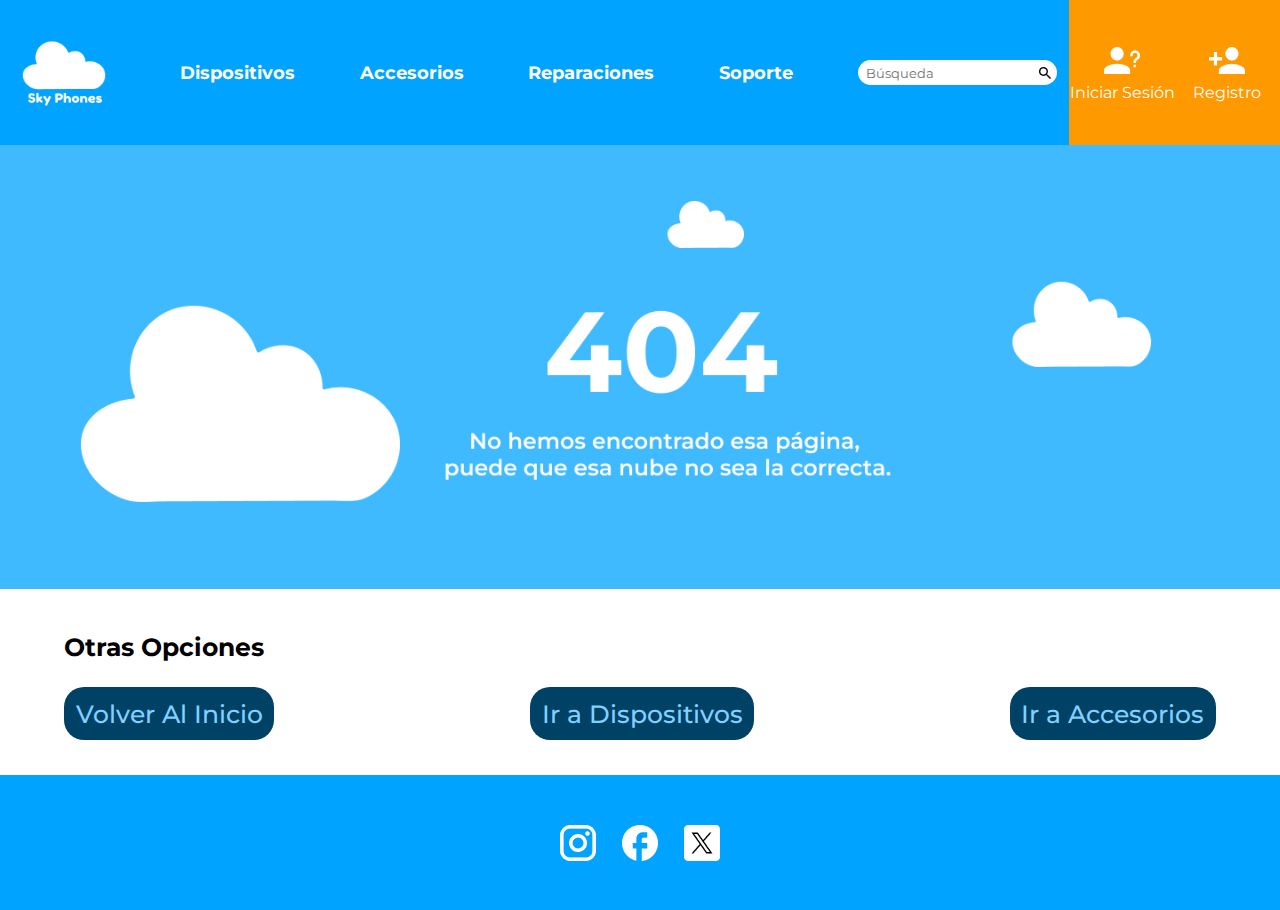
<file: Error404.html>
<!DOCTYPE html>
    <html lang="es">
    <head>
        <meta charset="UTF-8"><meta name="viewport" content="width=device-width, initial-scale=1.0">
        <title>Error</title>
        <link href='https://fonts.googleapis.com/css?family=Montserrat' rel='stylesheet'>
        <link rel="stylesheet" href="style/CabeceraYPie.css">
        <link rel="stylesheet" href="style/Error404.css">
    </head>
    <body>
        <header>
            <div id="divLogo">
                <a href="index.html"><img id="imgLogo" src="img/SkyPhonesLogo.png" alt="Logo SkyPhones"></a>
            </div>

            <div id="opcionesMenu">
                <a href="Dispositivos.html">
                    <div>
                        <p>Dispositivos</p>
                    </div>
                </a>
                
                <a href="Accesorios.html">
                    <div>
                        <p>Accesorios</p>
                    </div>
                </a>

                <a href="Reparaciones.html">
                    <div>
                        <p>Reparaciones</p>
                    </div>
                </a>

                <a href="Soporte.html">
                    <div>
                        <p>Soporte</p>
                    </div>
                </a>
            </div>


            <div id="barraBusqueda">
                <div>
                    <input type="text" placeholder="Búsqueda">
                    <img src="img/IconoLupa.png" alt="Icono Lupa">
                </div>
            </div>


            <div id="opcionesNaranjas">
                <div>
                    <a>
                        <img src="img/IconoInicioSesion.png" alt="Icono Inicio de Sesión">
                        <p>Iniciar Sesión</p>
                    </a>
                </div>

                <div>
                    <a href="Registro.html">
                        <img src="img/IconoRegistrarse.png" alt="Icono Registrarse">
                        <p>Registro</p>
                    </a>
                </div>
            </div>
        </header>

        <main>
            <img src="img/BannerError404.png" alt="Banner Error 404" class="bannerError404">
            <div id="otrasOpciones">
                <h2>Otras Opciones</h2>
                <div id="opciones">
                    <a href="index.html">Volver Al Inicio</a>
                    <a href="Dispositivos.html">Ir a Dispositivos</a>
                    <a href="Accesorios.html">Ir a Accesorios</a>
                </div>
            </div>
        </main>

        <footer>
            <img src="img/IconoIGBlanco.png" alt="Logo IG"></img>
            <img src="img/IconoFBBlanco.png" alt="Logo FB"></img>
            <img src="img/IconoTwitterBlanco.png" alt="Logo X (Twitter)"></img>
        </footer>
    </body>
</html>
</file>
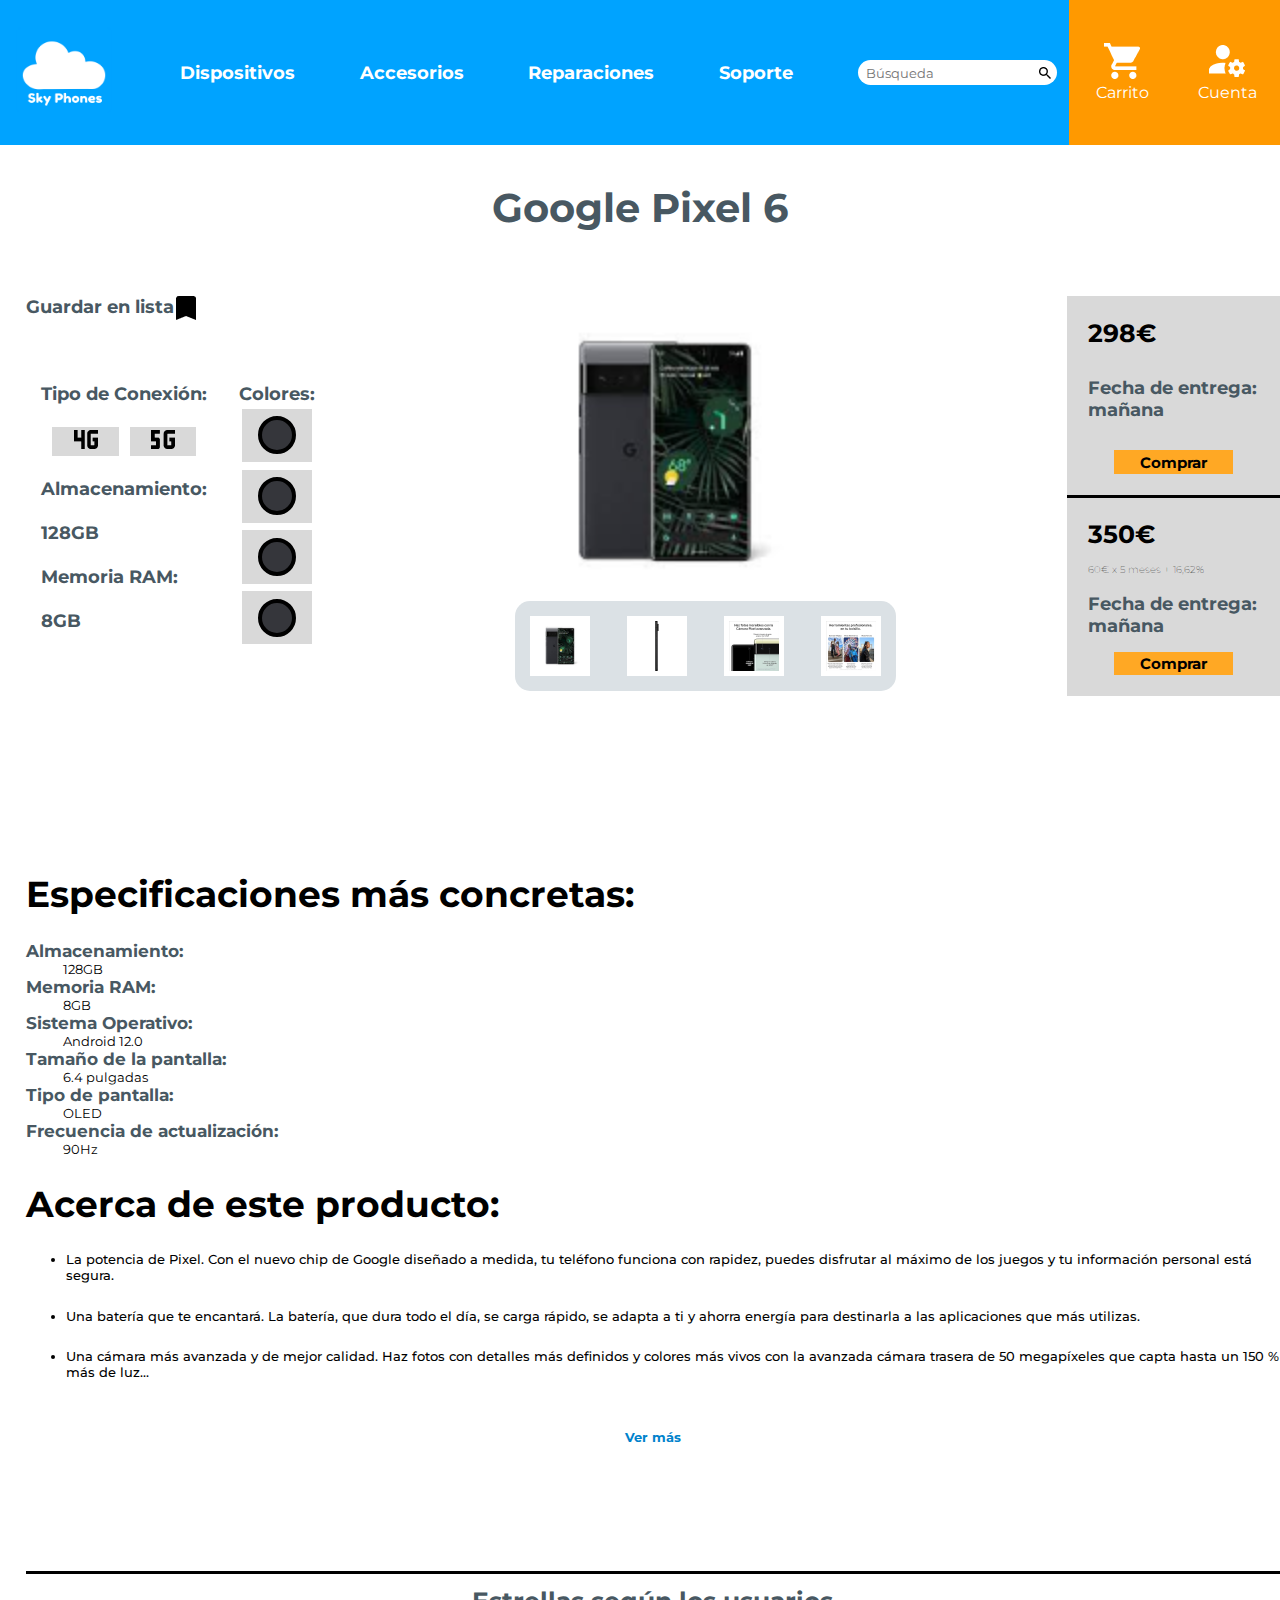
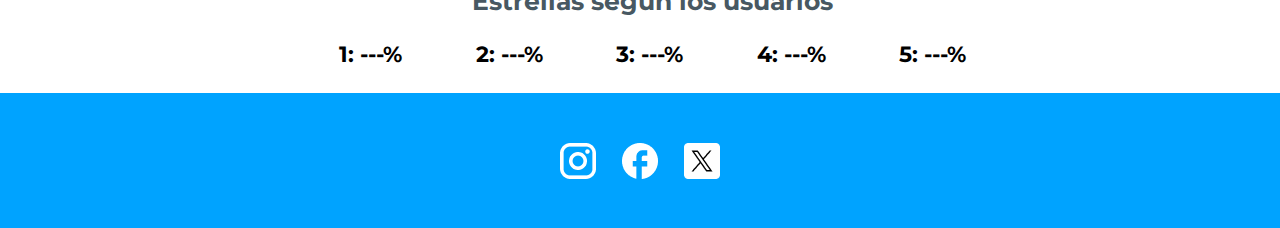
<file: GooglePixel6.html>
<!DOCTYPE html>
    <html lang="es">
    <head>
        <meta charset="UTF-8"><meta name="viewport" content="width=device-width, initial-scale=1.0">
        <title>Producto</title>
        <link href='https://fonts.googleapis.com/css?family=Montserrat' rel='stylesheet'>
        <link rel="stylesheet" href="style/CabeceraYPie.css">
        <link rel="stylesheet" href="style/Producto.css">
        <script src="Funciones.js"></script>
    </head>
    <body>
        <header>
            <div id="divLogo">
                <a href="index.html"><img id="imgLogo" src="img/SkyPhonesLogo.png" alt="Logo SkyPhones"></a>
            </div>

            <div id="opcionesMenu">
                <a href="Dispositivos.html">
                    <div>
                        <p>Dispositivos</p>
                    </div>
                </a>
                
                <a href="Accesorios.html">
                    <div>
                        <p>Accesorios</p>
                    </div>
                </a>

                <a href="Reparaciones.html">
                    <div>
                        <p>Reparaciones</p>
                    </div>
                </a>

                <a href="Soporte.html">
                    <div>
                        <p>Soporte</p>
                    </div>
                </a>
            </div>


            <div id="barraBusqueda">
                <div>
                    <input type="text" placeholder="Búsqueda">
                    <img src="img/IconoLupa.png" alt="Icono Lupa">
                </div>
            </div>


            <div id="opcionesNaranjas">
                <div>
                    <a href="Carrito.html">
                        <img src="img/IconoCarrito36px.png" alt="Icono Carrito">
                        <p>Carrito</p>
                    </a>
                </div>

                <div>
                    <a href="#" onclick="openAccountPages(); return false;">
                        <img src="img/IconoConfCuenta.png" alt="Icono Cuenta">
                        <p>Cuenta</p>
                    </a>
                </div>
            </div>
        </header>

        <div id="opcionesCuenta" class="oculto">
            <div>
                <button class="opcionCuenta" onclick="location.href='./Pedidos.html'">Pedidos</button>
                <button class="opcionCuenta" onclick="location.href='./Guardados.html'">Guardados</button>
            </div>
            <button class="cerrarSesion" onclick="location.href='./index.html'">Cerrar Sesión</button>
        </div>

        <h1>Google Pixel 6</h1>
        <main>
            <div id="mainDiv">
                <div id="opcionesIzquierda">
                    <div id="guardarEnGuardados">
                        <h3>Guardar en lista</h3>
                        <img src="img/IconoGuardar.png" alt="Icono de Guardar">
                    </div>

                    <div id="caracteristicasPrincipales">
                        <div>
                            <h3>Tipo de Conexión:</h3>
                            <div id="botonesConexion">
                                <button disabled><img src="img/Icono4G.png" alt="Icono de 4G"></button>
                                <button><img src="img/Icono5G.png" alt="Icono de 5G"></button>
                            </div>
                            
                            <h3>Almacenamiento:</h3>
                            <div id="botonesAlmac">
                                <h3>128GB</h3>
                            </div>

                            <h3>Memoria RAM:</h3>
                            <h3>8GB</h3>
                        </div>

                        <div id="botonesColores">
                            <h3>Colores:</h3>
                            <button id="color9"><div></div></button>
                            <button id="color9" disabled><div></div></button>
                            <button id="color9" disabled><div></div></button>
                            <button id="color9" disabled><div></div></button>
                        </div>
                    </div>
                </div>

                <div id="imagenesProducto">
                    <img src="img/dispositivos/GooglePixel6.png" alt="Imagen grande Google Pixel 6" class="imagenGrande">
                    <div id="imagenesPequenas">
                        <div><img src="img/dispositivos/GooglePixel6.png" alt="Imagen pequeña Google Pixel 6 1"></div>
                        <div><img src="img/dispositivos/GooglePixel6_2.png" alt="Imagen pequeña Google Pixel 6 2"></div>
                        <div><img src="img/dispositivos/GooglePixel6_3.png" alt="Imagen pequeña Google Pixel 6 3"></div>
                        <div><img src="img/dispositivos/GooglePixel6_4.png" alt="Imagen pequeña Google Pixel 6 4"></div>
                    </div>
                </div>

                <div id="precios">
                    <div id="precioCompra">
                        <h6>298€</h6>
                        <div>
                            <p>Fecha de entrega:</p>
                            <p>mañana</p>
                        </div>
                        <button><p>Comprar</p></button>
                    </div>

                    <hr>

                    <div id="precioCompraMeses">
                        <div>
                            <h6>350€</h6>
                            <label>60€ x 5 meses + 16,62%</label>
                        </div>
                        <div>
                            <p>Fecha de entrega:</p>
                            <p>mañana</p>
                        </div>
                        <button><p>Comprar</p></button>
                    </div>
                </div>
            </div>

            <section id="especificacionesConcretas">
                <h2>Especificaciones más concretas:</h2>
                <dl>
                    <dt>Almacenamiento:</dt>
                    <dd>128GB</dd>

                    <dt>Memoria RAM:</dt>
                    <dd>8GB</dd>

                    <dt>Sistema Operativo:</dt>
                    <dd>Android 12.0</dd>

                    <dt>Tamaño de la pantalla:</dt>
                    <dd>6.4 pulgadas</dd>

                    <dt>Tipo de pantalla:</dt>
                    <dd>OLED</dd>

                    <dt>Frecuencia de actualización:</dt>
                    <dd>90Hz</dd>
                </dl>
            </section>

            <section id="acercaDelProducto">
                <h2>Acerca de este producto:</h2>
                <ul>
                    <li>La potencia de Pixel. Con el nuevo chip de Google diseñado a medida, tu teléfono funciona con rapidez, puedes disfrutar al máximo de los juegos y tu información personal está segura.</li>
                    <li>Una batería que te encantará. La batería, que dura todo el día, se carga rápido, se adapta a ti y ahorra energía para destinarla a las aplicaciones que más utilizas.</li>
                    <li>Una cámara más avanzada y de mejor calidad. Haz fotos con detalles más definidos y colores más vivos con la avanzada cámara trasera de 50 megapíxeles que capta hasta un 150 % más de luz...</li>
                </ul>
                <a href="#" class="verMas">Ver más</a>
            </section>

            <hr>

            <div id="valoraciones">
                <h3>Estrellas según los usuarios</h3>
                <div id="estrellas">
                    <h4>1: ---%</h4>
                    <h4>2: ---%</h4>
                    <h4>3: ---%</h4>
                    <h4>4: ---%</h4>
                    <h4>5: ---%</h4>
                </div>
            </div>
        </main>

        <footer>
            <img src="img/IconoIGBlanco.png" alt="Logo IG"></img>
            <img src="img/IconoFBBlanco.png" alt="Logo FB"></img>
            <img src="img/IconoTwitterBlanco.png" alt="Logo X (Twitter)"></img>
        </footer>
    </body>
</html>
</file>
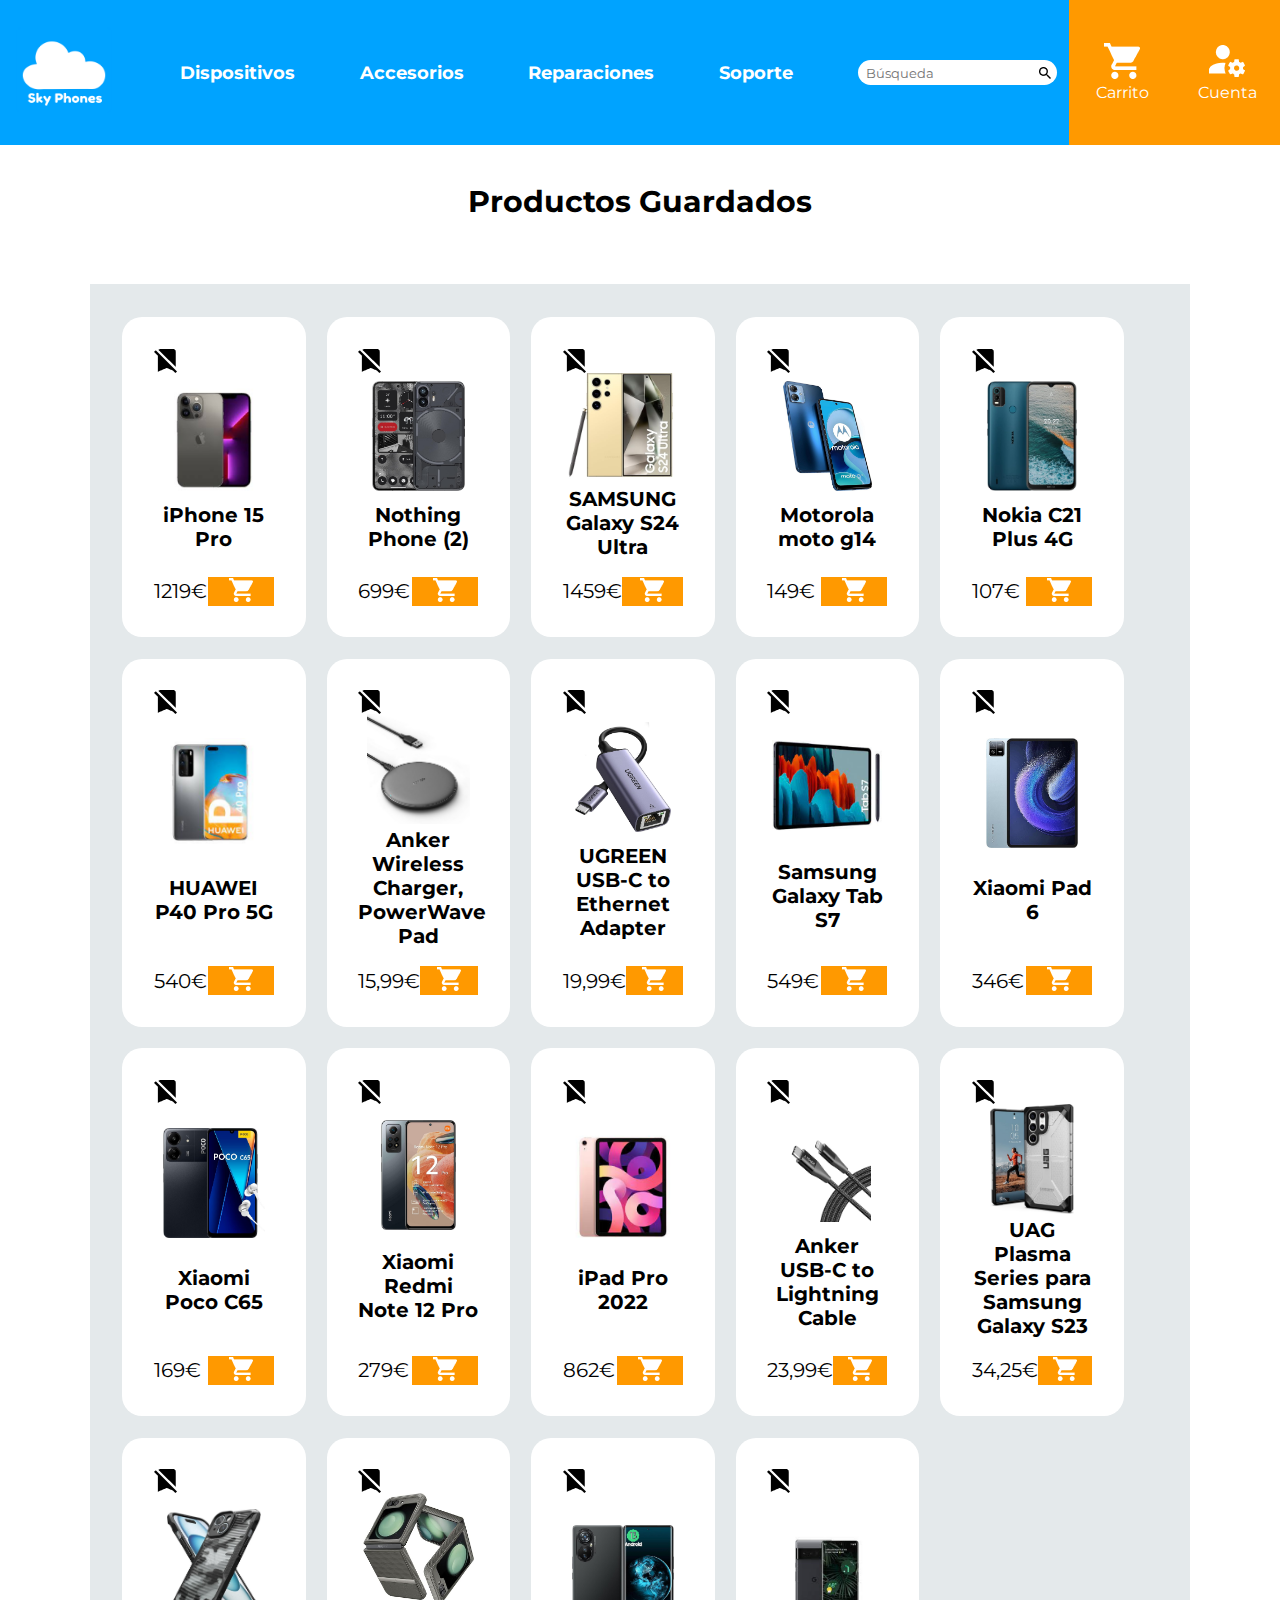
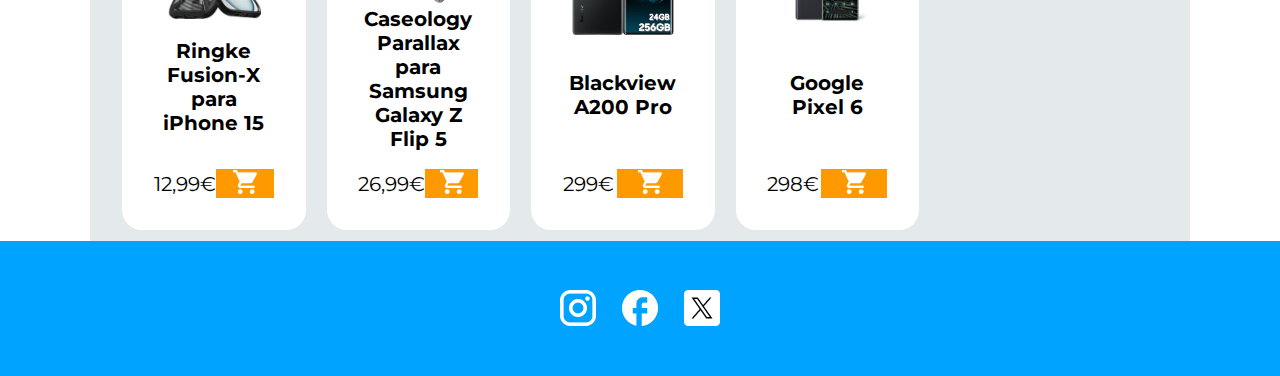
<file: Guardados.html>
<!DOCTYPE html>
    <html lang="es">
    <head>
        <meta charset="UTF-8"><meta name="viewport" content="width=device-width, initial-scale=1.0">
        <title>Guardados</title>
        <link href='https://fonts.googleapis.com/css?family=Montserrat' rel='stylesheet'>
        <link rel="stylesheet" href="style/CabeceraYPie.css">
        <link rel="stylesheet" href="style/Guardados.css">
        <script src="Funciones.js"></script>
    </head>
    <body>
        <header>
            <div id="divLogo">
                <a href="index.html"><img id="imgLogo" src="img/SkyPhonesLogo.png" alt="Logo SkyPhones"></a>
            </div>

            <div id="opcionesMenu">
                <a href="Dispositivos.html">
                    <div>
                        <p>Dispositivos</p>
                    </div>
                </a>
                
                <a href="Accesorios.html">
                    <div>
                        <p>Accesorios</p>
                    </div>
                </a>

                <a href="Reparaciones.html">
                    <div>
                        <p>Reparaciones</p>
                    </div>
                </a>

                <a href="Soporte.html">
                    <div>
                        <p>Soporte</p>
                    </div>
                </a>
            </div>


            <div id="barraBusqueda">
                <div>
                    <input type="text" placeholder="Búsqueda">
                    <img src="img/IconoLupa.png" alt="Icono Lupa">
                </div>
            </div>


            <div id="opcionesNaranjas">
                <div>
                    <a href="Carrito.html">
                        <img src="img/IconoCarrito36px.png" alt="Icono Carrito">
                        <p>Carrito</p>
                    </a>
                </div>

                <div>
                    <a href="#" onclick="openAccountPages(); return false;">
                        <img src="img/IconoConfCuenta.png" alt="Icono Cuenta">
                        <p>Cuenta</p>
                    </a>
                </div>
            </div>
        </header>

        <div id="opcionesCuenta" class="oculto">
            <div>
                <button class="opcionCuenta" onclick="location.href='./Pedidos.html'">Pedidos</button>
                <button class="opcionCuenta" onclick="location.href='./Guardados.html'">Guardados</button>
            </div>
            <button class="cerrarSesion" onclick="location.href='./index.html'">Cerrar Sesión</button>
        </div>

        <h1>Productos Guardados</h1>
        <main>
            <div id="divMain">
                <div class="productoIndividual">
                    <img src="img/IconoSacarGuardados.png" alt="Icono sacar de Guardados" class="imagenesProductosMasPopulares">
                    <a href="iPhone15Pro.html">
                        <img src="img/dispositivos/iPhone15Pro.png" alt="Imagen producto guardado" class="imagenesProductosMasPopulares">
                    </a>
                    <h4>iPhone 15 Pro</h4>
                    <div class="divPrecioYAnadirACarrito">
                        <p>1219€</p>
                        <button class="anadirCarrito"><img src="img/IconoCarrito24px.png" alt="Icono Carrito"></button>
                    </div>
                </div>
                <div class="productoIndividual">
                    <img src="img/IconoSacarGuardados.png" alt="Icono sacar de Guardados" class="imagenesProductosMasPopulares">
                    <a href="Error404.html">
                        <img src="img/dispositivos/NothingPhone(2).jpg" alt="Imagen producto guardado" class="imagenesProductosMasPopulares">
                    </a>
                    <h4>Nothing Phone (2)</h4>
                    <div class="divPrecioYAnadirACarrito">
                        <p>699€</p>
                        <button class="anadirCarrito"><img src="img/IconoCarrito24px.png" alt="Icono Carrito"></button>
                    </div>
                </div>
                <div class="productoIndividual">
                    <img src="img/IconoSacarGuardados.png" alt="Icono sacar de Guardados" class="imagenesProductosMasPopulares">
                    <a href="Error404.html">
                        <img src="img/dispositivos/GalaxyUltraS24 (2).png" alt="Imagen producto guardado" class="imagenesProductosMasPopulares">
                    </a>
                    <h4>SAMSUNG Galaxy S24 Ultra</h4>
                    <div class="divPrecioYAnadirACarrito">
                        <p>1459€</p>
                        <button class="anadirCarrito"><img src="img/IconoCarrito24px.png" alt="Icono Carrito"></button>
                    </div>
                </div>
                <div class="productoIndividual">
                    <img src="img/IconoSacarGuardados.png" alt="Icono sacar de Guardados" class="imagenesProductosMasPopulares">
                    <a href="Error404.html">
                        <img src="img/dispositivos/MotorolaMotoG14.jpg" alt="Imagen producto guardado" class="imagenesProductosMasPopulares">
                    </a>
                    <h4>Motorola moto g14</h4>
                    <div class="divPrecioYAnadirACarrito">
                        <p>149€</p>
                        <button class="anadirCarrito"><img src="img/IconoCarrito24px.png" alt="Icono Carrito"></button>
                    </div>
                </div>
                <div class="productoIndividual">
                    <img src="img/IconoSacarGuardados.png" alt="Icono sacar de Guardados" class="imagenesProductosMasPopulares">
                    <a href="Error404.html">
                        <img src="img/dispositivos/NokiaC21Plus4G.jpg" alt="Imagen producto guardado" class="imagenesProductosMasPopulares">
                    </a>
                    <h4>Nokia C21 Plus 4G</h4>
                    <div class="divPrecioYAnadirACarrito">
                        <p>107€</p>
                        <button class="anadirCarrito"><img src="img/IconoCarrito24px.png" alt="Icono Carrito"></button>
                    </div>
                </div>
                <div class="productoIndividual">
                    <img src="img/IconoSacarGuardados.png" alt="Icono sacar de Guardados" class="imagenesProductosMasPopulares">
                    <a href="HUAWEIP40Pro5G.html">
                        <img src="img/dispositivos/HUAWEIP40Pro5G.png" alt="Imagen producto guardado" class="imagenesProductosMasPopulares">
                    </a>
                    <h4>HUAWEI P40 Pro 5G</h4>
                    <div class="divPrecioYAnadirACarrito">
                        <p>540€</p>
                        <button class="anadirCarrito"><img src="img/IconoCarrito24px.png" alt="Icono Carrito"></button>
                    </div>
                </div>
                <div class="productoIndividual">
                    <img src="img/IconoSacarGuardados.png" alt="Icono sacar de Guardados" class="imagenesProductosMasPopulares">
                    <a href="Error404.html">
                        <img src="img/accesorios/AnkerWirelessChargerPowerWavePad.jpg" alt="Imagen producto guardado" class="imagenesProductosMasPopulares">
                    </a>
                    <h4>Anker Wireless Charger, PowerWave Pad</h4>
                    <div class="divPrecioYAnadirACarrito">
                        <p>15,99€</p>
                        <button class="anadirCarrito"><img src="img/IconoCarrito24px.png" alt="Icono Carrito"></button>
                    </div>
                </div>
                <div class="productoIndividual">
                    <img src="img/IconoSacarGuardados.png" alt="Icono sacar de Guardados" class="imagenesProductosMasPopulares">
                    <a href="Error404.html">
                        <img src="img/accesorios/UGREENUSB-CToEthernetAdapter.jpg" alt="Imagen producto guardado" class="imagenesProductosMasPopulares">
                    </a>
                    <h4>UGREEN USB-C to Ethernet Adapter</h4>
                    <div class="divPrecioYAnadirACarrito">
                        <p>19,99€</p>
                        <button class="anadirCarrito"><img src="img/IconoCarrito24px.png" alt="Icono Carrito"></button>
                    </div>
                </div>
                <div class="productoIndividual">
                    <img src="img/IconoSacarGuardados.png" alt="Icono sacar de Guardados" class="imagenesProductosMasPopulares">
                    <a href="SamsungGalaxyTabS7.html">
                        <img src="img/dispositivos/GalaxyTabS7 (2).png" alt="Imagen producto guardado" class="imagenesProductosMasPopulares">
                    </a>
                    <h4>Samsung Galaxy Tab S7</h4>
                    <div class="divPrecioYAnadirACarrito">
                        <p>549€</p>
                        <button class="anadirCarrito"><img src="img/IconoCarrito24px.png" alt="Icono Carrito"></button>
                    </div>
                </div>
                <div class="productoIndividual">
                    <img src="img/IconoSacarGuardados.png" alt="Icono sacar de Guardados" class="imagenesProductosMasPopulares">
                    <a href="Error404.html">
                        <img src="img/dispositivos/XiaomiPad6.jpg" alt="Imagen producto guardado" class="imagenesProductosMasPopulares">
                    </a>
                    <h4>Xiaomi Pad 6</h4>
                    <div class="divPrecioYAnadirACarrito">
                        <p>346€</p>
                        <button class="anadirCarrito"><img src="img/IconoCarrito24px.png" alt="Icono Carrito"></button>
                    </div>
                </div>
                <div class="productoIndividual">
                    <img src="img/IconoSacarGuardados.png" alt="Icono sacar de Guardados" class="imagenesProductosMasPopulares">
                    <a href="Error404.html">
                        <img src="img/dispositivos/XiaomiPocoC65.jpg" alt="Imagen producto guardado" class="imagenesProductosMasPopulares">
                    </a>
                    <h4>Xiaomi Poco C65</h4>
                    <div class="divPrecioYAnadirACarrito">
                        <p>169€</p>
                        <button class="anadirCarrito"><img src="img/IconoCarrito24px.png" alt="Icono Carrito"></button>
                    </div>
                </div>
                <div class="productoIndividual">
                    <img src="img/IconoSacarGuardados.png" alt="Icono sacar de Guardados" class="imagenesProductosMasPopulares">
                    <a href="Error404.html">
                        <img src="img/dispositivos/XiaomiRedmiNote12Pro.jpg" alt="Imagen producto guardado" class="imagenesProductosMasPopulares">
                    </a>
                    <h4>Xiaomi Redmi Note 12 Pro</h4>
                    <div class="divPrecioYAnadirACarrito">
                        <p>279€</p>
                        <button class="anadirCarrito"><img src="img/IconoCarrito24px.png" alt="Icono Carrito"></button>
                    </div>
                </div>
                <div class="productoIndividual">
                    <img src="img/IconoSacarGuardados.png" alt="Icono sacar de Guardados" class="imagenesProductosMasPopulares">
                    <a href="iPadPro2022.html">
                        <img src="img/dispositivos/iPadPro2022.png" alt="Imagen producto guardado" class="imagenesProductosMasPopulares">
                    </a>
                    <h4>iPad Pro 2022</h4>
                    <div class="divPrecioYAnadirACarrito">
                        <p>862€</p>
                        <button class="anadirCarrito"><img src="img/IconoCarrito24px.png" alt="Icono Carrito"></button>
                    </div>
                </div>
                <div class="productoIndividual">
                    <img src="img/IconoSacarGuardados.png" alt="Icono sacar de Guardados" class="imagenesProductosMasPopulares">
                    <a href="Error404.html">
                        <img src="img/accesorios/AnkerUSB-CToLightningCable.jpg" alt="Imagen producto guardado" class="imagenesProductosMasPopulares">
                    </a>
                    <h4>Anker USB-C to Lightning Cable</h4>
                    <div class="divPrecioYAnadirACarrito">
                        <p>23,99€</p>
                        <button class="anadirCarrito"><img src="img/IconoCarrito24px.png" alt="Icono Carrito"></button>
                    </div>
                </div>
                <div class="productoIndividual">
                    <img src="img/IconoSacarGuardados.png" alt="Icono sacar de Guardados" class="imagenesProductosMasPopulares">
                    <a href="Error404.html">
                        <img src="img/accesorios/UAGPlasmaSeriesParaSamsungGalaxyS23.jpg" alt="Imagen producto guardado" class="imagenesProductosMasPopulares">
                    </a>
                    <h4>UAG Plasma Series para Samsung Galaxy S23</h4>
                    <div class="divPrecioYAnadirACarrito">
                        <p>34,25€</p>
                        <button class="anadirCarrito"><img src="img/IconoCarrito24px.png" alt="Icono Carrito"></button>
                    </div>
                </div>
                <div class="productoIndividual">
                    <img src="img/IconoSacarGuardados.png" alt="Icono sacar de Guardados" class="imagenesProductosMasPopulares">
                    <a href="Error404.html">
                        <img src="img/accesorios/RingkeFusion-XParaiPhone15.jpg" alt="Imagen producto guardado" class="imagenesProductosMasPopulares">
                    </a>
                    <h4>Ringke Fusion-X para iPhone 15</h4>
                    <div class="divPrecioYAnadirACarrito">
                        <p>12,99€</p>
                        <button class="anadirCarrito"><img src="img/IconoCarrito24px.png" alt="Icono Carrito"></button>
                    </div>
                </div>
                <div class="productoIndividual">
                    <img src="img/IconoSacarGuardados.png" alt="Icono sacar de Guardados" class="imagenesProductosMasPopulares">
                    <a href="Error404.html">
                        <img src="img/accesorios/CaseologyParallaxParaSamsungGalaxyZFlip5.jpg" alt="Imagen producto guardado" class="imagenesProductosMasPopulares">
                    </a>
                    <h4>Caseology Parallax para Samsung Galaxy Z Flip 5</h4>
                    <div class="divPrecioYAnadirACarrito">
                        <p>26,99€</p>
                        <button class="anadirCarrito"><img src="img/IconoCarrito24px.png" alt="Icono Carrito"></button>
                    </div>
                </div>
                <div class="productoIndividual">
                    <img src="img/IconoSacarGuardados.png" alt="Icono sacar de Guardados" class="imagenesProductosMasPopulares">
                    <a href="Error404.html">
                        <img src="img/dispositivos/BlackviewA200Pro.jpg" alt="Imagen producto guardado" class="imagenesProductosMasPopulares">
                    </a>
                    <h4>Blackview A200 Pro</h4>
                    <div class="divPrecioYAnadirACarrito">
                        <p>299€</p>
                        <button class="anadirCarrito"><img src="img/IconoCarrito24px.png" alt="Icono Carrito"></button>
                    </div>
                </div>
                <div class="productoIndividual">
                    <img src="img/IconoSacarGuardados.png" alt="Icono sacar de Guardados" class="imagenesProductosMasPopulares">
                    <a href="GooglePixel6.html">
                        <img src="img/dispositivos/GooglePixel6.png" alt="Imagen producto guardado" class="imagenesProductosMasPopulares">
                    </a>
                    <h4>Google Pixel 6</h4>
                    <div class="divPrecioYAnadirACarrito">
                        <p>298€</p>
                        <button class="anadirCarrito"><img src="img/IconoCarrito24px.png" alt="Icono Carrito"></button>
                    </div>
                </div>
            </div>
        </main>

        <footer>
            <img src="img/IconoIGBlanco.png" alt="Logo IG"></img>
            <img src="img/IconoFBBlanco.png" alt="Logo FB"></img>
            <img src="img/IconoTwitterBlanco.png" alt="Logo X (Twitter)"></img>
        </footer>
    </body>
</html>
</file>
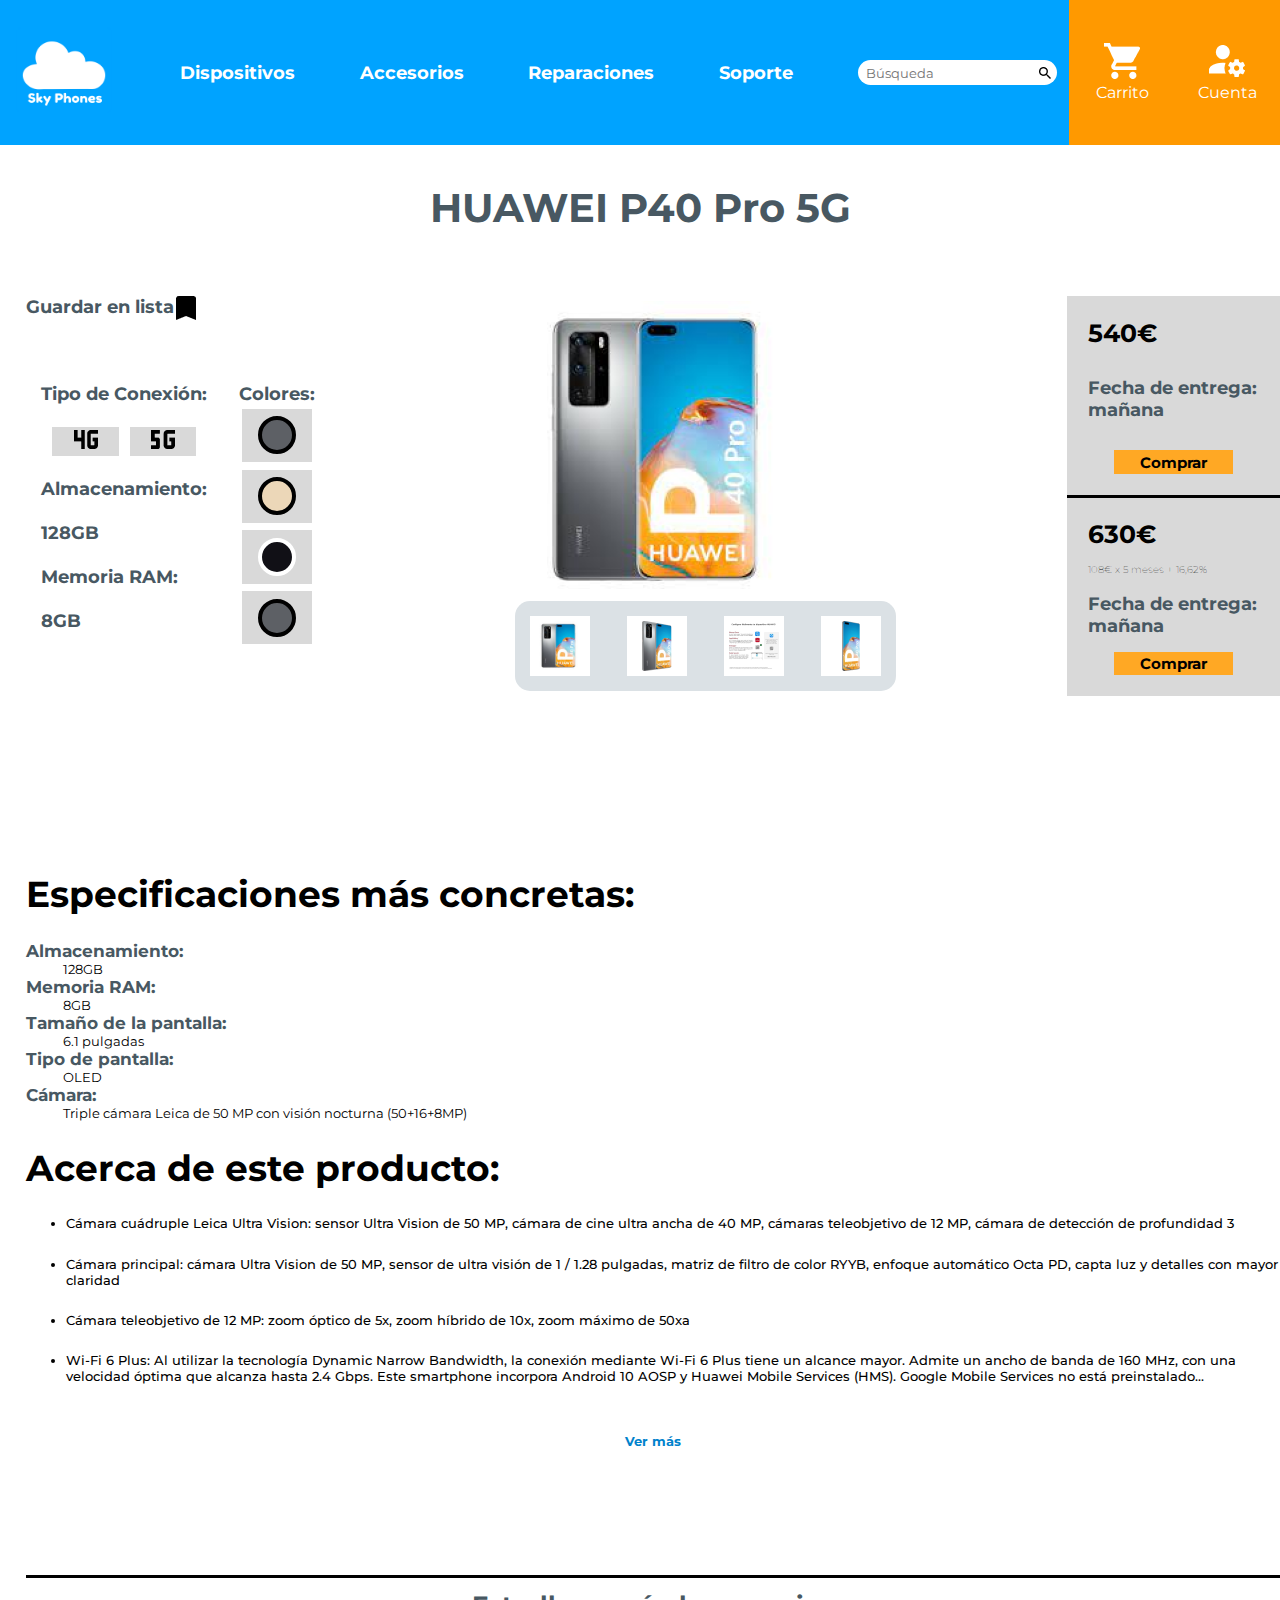
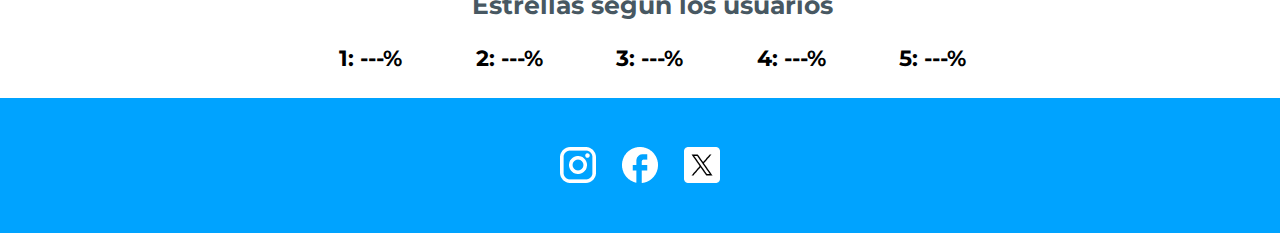
<file: HUAWEIP40Pro5G.html>
<!DOCTYPE html>
    <html lang="es">
    <head>
        <meta charset="UTF-8"><meta name="viewport" content="width=device-width, initial-scale=1.0">
        <title>Producto</title>
        <link href='https://fonts.googleapis.com/css?family=Montserrat' rel='stylesheet'>
        <link rel="stylesheet" href="style/CabeceraYPie.css">
        <link rel="stylesheet" href="style/Producto.css">
        <script src="Funciones.js"></script>
    </head>
    <body>
        <header>
            <div id="divLogo">
                <a href="index.html"><img id="imgLogo" src="img/SkyPhonesLogo.png" alt="Logo SkyPhones"></a>
            </div>

            <div id="opcionesMenu">
                <a href="Dispositivos.html">
                    <div>
                        <p>Dispositivos</p>
                    </div>
                </a>
                
                <a href="Accesorios.html">
                    <div>
                        <p>Accesorios</p>
                    </div>
                </a>

                <a href="Reparaciones.html">
                    <div>
                        <p>Reparaciones</p>
                    </div>
                </a>

                <a href="Soporte.html">
                    <div>
                        <p>Soporte</p>
                    </div>
                </a>
            </div>


            <div id="barraBusqueda">
                <div>
                    <input type="text" placeholder="Búsqueda">
                    <img src="img/IconoLupa.png" alt="Icono Lupa">
                </div>
            </div>


            <div id="opcionesNaranjas">
                <div>
                    <a href="Carrito.html">
                        <img src="img/IconoCarrito36px.png" alt="Icono Carrito">
                        <p>Carrito</p>
                    </a>
                </div>

                <div>
                    <a href="#" onclick="openAccountPages(); return false;">
                        <img src="img/IconoConfCuenta.png" alt="Icono Cuenta">
                        <p>Cuenta</p>
                    </a>
                </div>
            </div>
        </header>

        <div id="opcionesCuenta" class="oculto">
            <div>
                <button class="opcionCuenta" onclick="location.href='./Pedidos.html'">Pedidos</button>
                <button class="opcionCuenta" onclick="location.href='./Guardados.html'">Guardados</button>
            </div>
            <button class="cerrarSesion" onclick="location.href='./index.html'">Cerrar Sesión</button>
        </div>

        <h1>HUAWEI P40 Pro 5G</h1>
        <main>
            <div id="mainDiv">
                <div id="opcionesIzquierda">
                    <div id="guardarEnGuardados">
                        <h3>Guardar en lista</h3>
                        <img src="img/IconoGuardar.png" alt="Icono de Guardar">
                    </div>

                    <div id="caracteristicasPrincipales">
                        <div>
                            <h3>Tipo de Conexión:</h3>
                            <div id="botonesConexion">
                                <button><img src="img/Icono4G.png" alt="Icono de 4G"></button>
                                <button><img src="img/Icono5G.png" alt="Icono de 5G"></button>
                            </div>
                            
                            <h3>Almacenamiento:</h3>
                            <div id="botonesAlmac">
                                <h3>128GB</h3>
                            </div>

                            <h3>Memoria RAM:</h3>
                            <h3>8GB</h3>
                        </div>

                        <div id="botonesColores">
                            <h3>Colores:</h3>
                            <button id="color14"><div></div></button>
                            <button id="color15"><div></div></button>
                            <button id="color16"><div></div></button>
                            <button disabled id="color14"><div></div></button>
                        </div>
                    </div>
                </div>

                <div id="imagenesProducto">
                    <img src="img/dispositivos/HUAWEIP40Pro5G.png" alt="Imagen grande Huawei P40 Pro 5G" class="imagenGrande">
                    <div id="imagenesPequenas">
                        <div><img src="img/dispositivos/HUAWEIP40Pro5G.png" alt="Imagen pequeño Huawei P40 Pro 5G 1"></div>
                        <div><img src="img/dispositivos/HUAWEIP40Pro5G_2.png" alt="Imagen pequeño Huawei P40 Pro 5G 2"></div>
                        <div><img src="img/dispositivos/HUAWEIP40Pro5G_3.png" alt="Imagen pequeño Huawei P40 Pro 5G 3"></div>
                        <div><img src="img/dispositivos/HUAWEIP40Pro5G_4.png" alt="Imagen pequeño Huawei P40 Pro 5G 4"></div>
                    </div>
                </div>

                <div id="precios">
                    <div id="precioCompra">
                        <h6>540€</h6>
                        <div>
                            <p>Fecha de entrega:</p>
                            <p>mañana</p>
                        </div>
                        <button><p>Comprar</p></button>
                    </div>

                    <hr>

                    <div id="precioCompraMeses">
                        <div>
                            <h6>630€</h6>
                            <label>108€ x 5 meses + 16,62%</label>
                        </div>
                        <div>
                            <p>Fecha de entrega:</p>
                            <p>mañana</p>
                        </div>
                        <button><p>Comprar</p></button>
                    </div>
                </div>
            </div>

            <section id="especificacionesConcretas">
                <h2>Especificaciones más concretas:</h2>
                <dl>
                    <dt>Almacenamiento:</dt>
                    <dd>128GB</dd>

                    <dt>Memoria RAM:</dt>
                    <dd>8GB</dd>

                    <dt>Tamaño de la pantalla:</dt>
                    <dd>6.1 pulgadas</dd>

                    <dt>Tipo de pantalla:</dt>
                    <dd>OLED</dd>

                    <dt>Cámara:</dt>
                    <dd>Triple cámara Leica de 50 MP con visión nocturna (50+16+8MP)</dd>

                </dl>
            </section>

            <section id="acercaDelProducto">
                <h2>Acerca de este producto:</h2>
                <ul>
                    <li>Cámara cuádruple Leica Ultra Vision: sensor Ultra Vision de 50 MP, cámara de cine ultra ancha de 40 MP, cámaras teleobjetivo de 12 MP, cámara de detección de profundidad 3</li>
                    <li>Cámara principal: cámara Ultra Vision de 50 MP, sensor de ultra visión de 1 / 1.28 pulgadas, matriz de filtro de color RYYB, enfoque automático Octa PD, capta luz y detalles con mayor claridad</li>
                    <li>Cámara teleobjetivo de 12 MP: zoom óptico de 5x, zoom híbrido de 10x, zoom máximo de 50xa</li>
                    <li>Wi-Fi 6 Plus: Al utilizar la tecnología Dynamic Narrow Bandwidth, la conexión mediante Wi-Fi 6 Plus tiene un alcance mayor. Admite un ancho de banda de 160 MHz, con una velocidad óptima que alcanza hasta 2.4 Gbps. Este smartphone incorpora Android 10 AOSP y Huawei Mobile Services (HMS). Google Mobile Services no está preinstalado...</li>
                </ul>
                <a href="#" class="verMas">Ver más</a>
            </section>

            <hr>

            <div id="valoraciones">
                <h3>Estrellas según los usuarios</h3>
                <div id="estrellas">
                    <h4>1: ---%</h4>
                    <h4>2: ---%</h4>
                    <h4>3: ---%</h4>
                    <h4>4: ---%</h4>
                    <h4>5: ---%</h4>
                </div>
            </div>
        </main>

        <footer>
            <img src="img/IconoIGBlanco.png" alt="Logo IG"></img>
            <img src="img/IconoFBBlanco.png" alt="Logo FB"></img>
            <img src="img/IconoTwitterBlanco.png" alt="Logo X (Twitter)"></img>
        </footer>
    </body>
</html>
</file>
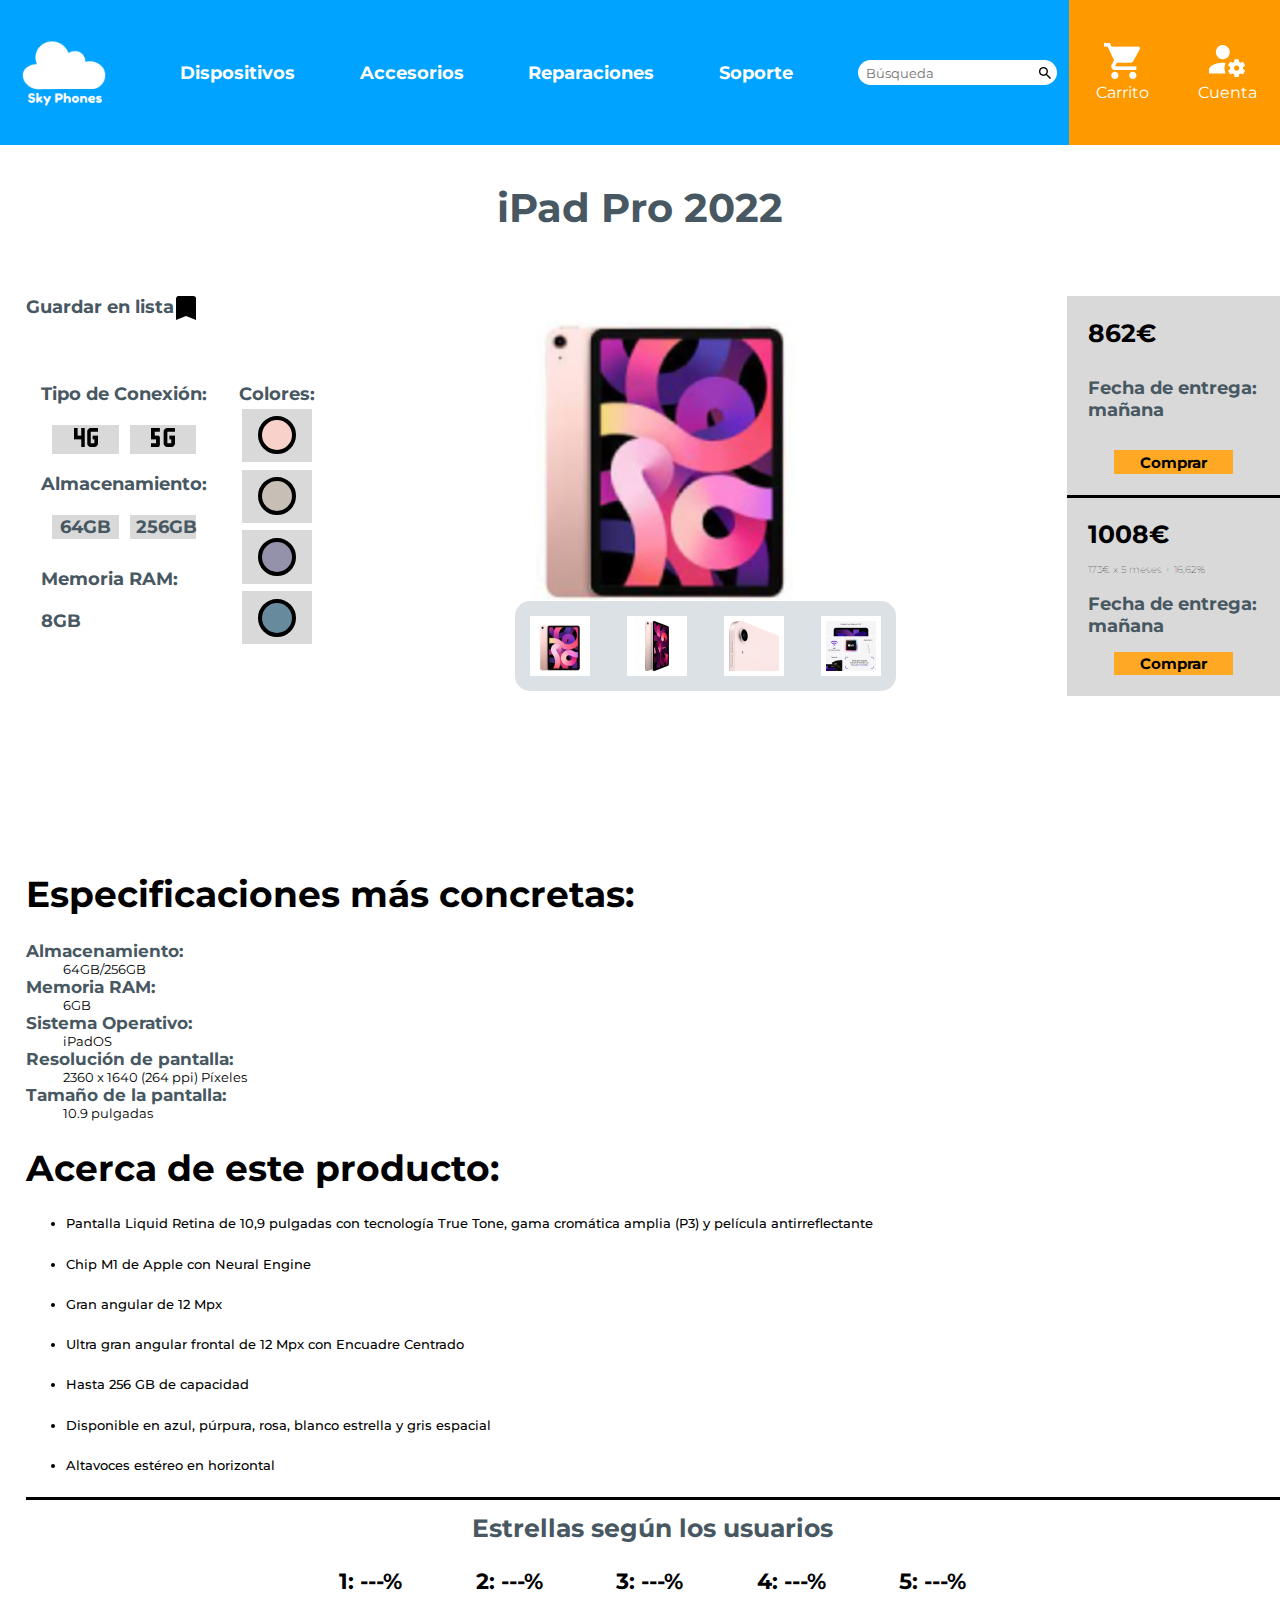
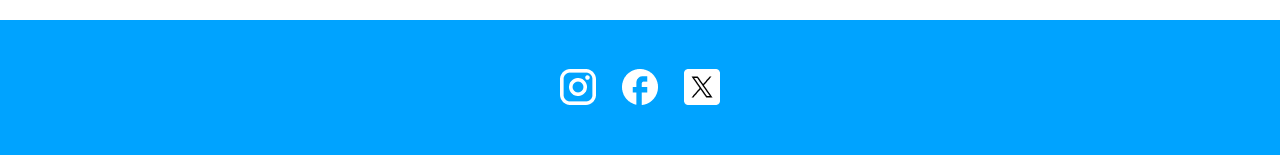
<file: iPadPro2022.html>
<!DOCTYPE html>
    <html lang="es">
    <head>
        <meta charset="UTF-8"><meta name="viewport" content="width=device-width, initial-scale=1.0">
        <title>Producto</title>
        <link href='https://fonts.googleapis.com/css?family=Montserrat' rel='stylesheet'>
        <link rel="stylesheet" href="style/CabeceraYPie.css">
        <link rel="stylesheet" href="style/Producto.css">
        <script src="Funciones.js"></script>
    </head>
    <body>
        <header>
            <div id="divLogo">
                <a href="index.html"><img id="imgLogo" src="img/SkyPhonesLogo.png" alt="Logo SkyPhones"></a>
            </div>

            <div id="opcionesMenu">
                <a href="Dispositivos.html">
                    <div>
                        <p>Dispositivos</p>
                    </div>
                </a>
                
                <a href="Accesorios.html">
                    <div>
                        <p>Accesorios</p>
                    </div>
                </a>

                <a href="Reparaciones.html">
                    <div>
                        <p>Reparaciones</p>
                    </div>
                </a>

                <a href="Soporte.html">
                    <div>
                        <p>Soporte</p>
                    </div>
                </a>
            </div>


            <div id="barraBusqueda">
                <div>
                    <input type="text" placeholder="Búsqueda">
                    <img src="img/IconoLupa.png" alt="Icono Lupa">
                </div>
            </div>


            <div id="opcionesNaranjas">
                <div>
                    <a href="Carrito.html">
                        <img src="img/IconoCarrito36px.png" alt="Icono Carrito">
                        <p>Carrito</p>
                    </a>
                </div>

                <div>
                    <a href="#" onclick="openAccountPages(); return false;">
                        <img src="img/IconoConfCuenta.png" alt="Icono Cuenta">
                        <p>Cuenta</p>
                    </a>
                </div>
            </div>
        </header>

        <div id="opcionesCuenta" class="oculto">
            <div>
                <button class="opcionCuenta" onclick="location.href='./Pedidos.html'">Pedidos</button>
                <button class="opcionCuenta" onclick="location.href='./Guardados.html'">Guardados</button>
            </div>
            <button class="cerrarSesion" onclick="location.href='./index.html'">Cerrar Sesión</button>
        </div>

        <h1>iPad Pro 2022</h1>
        <main>
            <div id="mainDiv">
                <div id="opcionesIzquierda">
                    <div id="guardarEnGuardados">
                        <h3>Guardar en lista</h3>
                        <img src="img/IconoGuardar.png" alt="Icono de Guardar">
                    </div>

                    <div id="caracteristicasPrincipales">
                        <div>
                            <h3>Tipo de Conexión:</h3>
                            <div id="botonesConexion">
                                <button disabled><img src="img/Icono4G.png" alt="Icono de 4G"></button>
                                <button><img src="img/Icono5G.png" alt="Icono de 5G"></button>
                            </div>
                            
                            <h3>Almacenamiento:</h3>
                            <div id="botonesAlmac">
                                <div>
                                    <button><p>64GB</p></button>
                                    <button><p>256GB</p></button>
                                </div>
                            </div>

                            <h3>Memoria RAM:</h3>
                            <h3>8GB</h3>
                        </div>

                        <div id="botonesColores">
                            <h3>Colores:</h3>
                            <button id="color5"><div></div></button>
                            <button id="color6"><div></div></button>
                            <button id="color7"><div></div></button>
                            <button id="color8"><div></div></button>
                        </div>
                    </div>
                </div>

                <div id="imagenesProducto">
                    <img src="img/dispositivos/iPadPro2022.png" alt="Imagen grande iPad Pro 2022" class="imagenGrande">
                    <div id="imagenesPequenas">
                        <div><img src="img/dispositivos/iPadPro2022.png" alt="Imagen pequeña iPad Pro 2022 1"></div>
                        <div><img src="img/dispositivos/iPadPro2022_2.png" alt="Imagen pequeña iPad Pro 2022 2"></div>
                        <div><img src="img/dispositivos/iPadPro2022_3.png" alt="Imagen pequeña iPad Pro 2022 3"></div>
                        <div><img src="img/dispositivos/iPadPro2022_4.png" alt="Imagen pequeña iPad Pro 2022 4"></div>
                    </div>
                </div>

                <div id="precios">
                    <div id="precioCompra">
                        <h6>862€</h6>
                        <div>
                            <p>Fecha de entrega:</p>
                            <p>mañana</p>
                        </div>
                        <button><p>Comprar</p></button>
                    </div>

                    <hr>

                    <div id="precioCompraMeses">
                        <div>
                            <h6>1008€</h6>
                            <label>173€ x 5 meses + 16,62%</label>
                        </div>
                        <div>
                            <p>Fecha de entrega:</p>
                            <p>mañana</p>
                        </div>
                        <button><p>Comprar</p></button>
                    </div>
                </div>
            </div>

            <section id="especificacionesConcretas">
                <h2>Especificaciones más concretas:</h2>
                <dl>
                    <dt>Almacenamiento:</dt>
                    <dd>64GB/256GB</dd>

                    <dt>Memoria RAM:</dt>
                    <dd>6GB</dd>

                    <dt>Sistema Operativo:</dt>
                    <dd>iPadOS</dd>

                    <dt>Resolución de pantalla:</dt>
                    <dd>2360 x 1640 (264 ppi) Píxeles</dd>

                    <dt>Tamaño de la pantalla:</dt>
                    <dd>10.9 pulgadas</dd>
                </dl>
            </section>

            <section id="acercaDelProducto">
                <h2>Acerca de este producto:</h2>
                <ul>
                    <li>Pantalla Liquid Retina de 10,9 pulgadas con tecnología True Tone, gama cromática amplia (P3) y película antirreflectante</li>
                    <li>Chip M1 de Apple con Neural Engine</li>
                    <li>Gran angular de 12 Mpx</li>
                    <li>Ultra gran angular frontal de 12 Mpx con Encuadre Centrado</li>
                    <li>Hasta 256 GB de capacidad</li>
                    <li>Disponible en azul, púrpura, rosa, blanco estrella y gris espacial</li>
                    <li>Altavoces estéreo en horizontal</li>
                </ul>
            </section>

            <hr>

            <div id="valoraciones">
                <h3>Estrellas según los usuarios</h3>
                <div id="estrellas">
                    <h4>1: ---%</h4>
                    <h4>2: ---%</h4>
                    <h4>3: ---%</h4>
                    <h4>4: ---%</h4>
                    <h4>5: ---%</h4>
                </div>
            </div>
        </main>

        <footer>
            <img src="img/IconoIGBlanco.png" alt="Logo IG"></img>
            <img src="img/IconoFBBlanco.png" alt="Logo FB"></img>
            <img src="img/IconoTwitterBlanco.png" alt="Logo X (Twitter)"></img>
        </footer>
    </body>
</html>
</file>
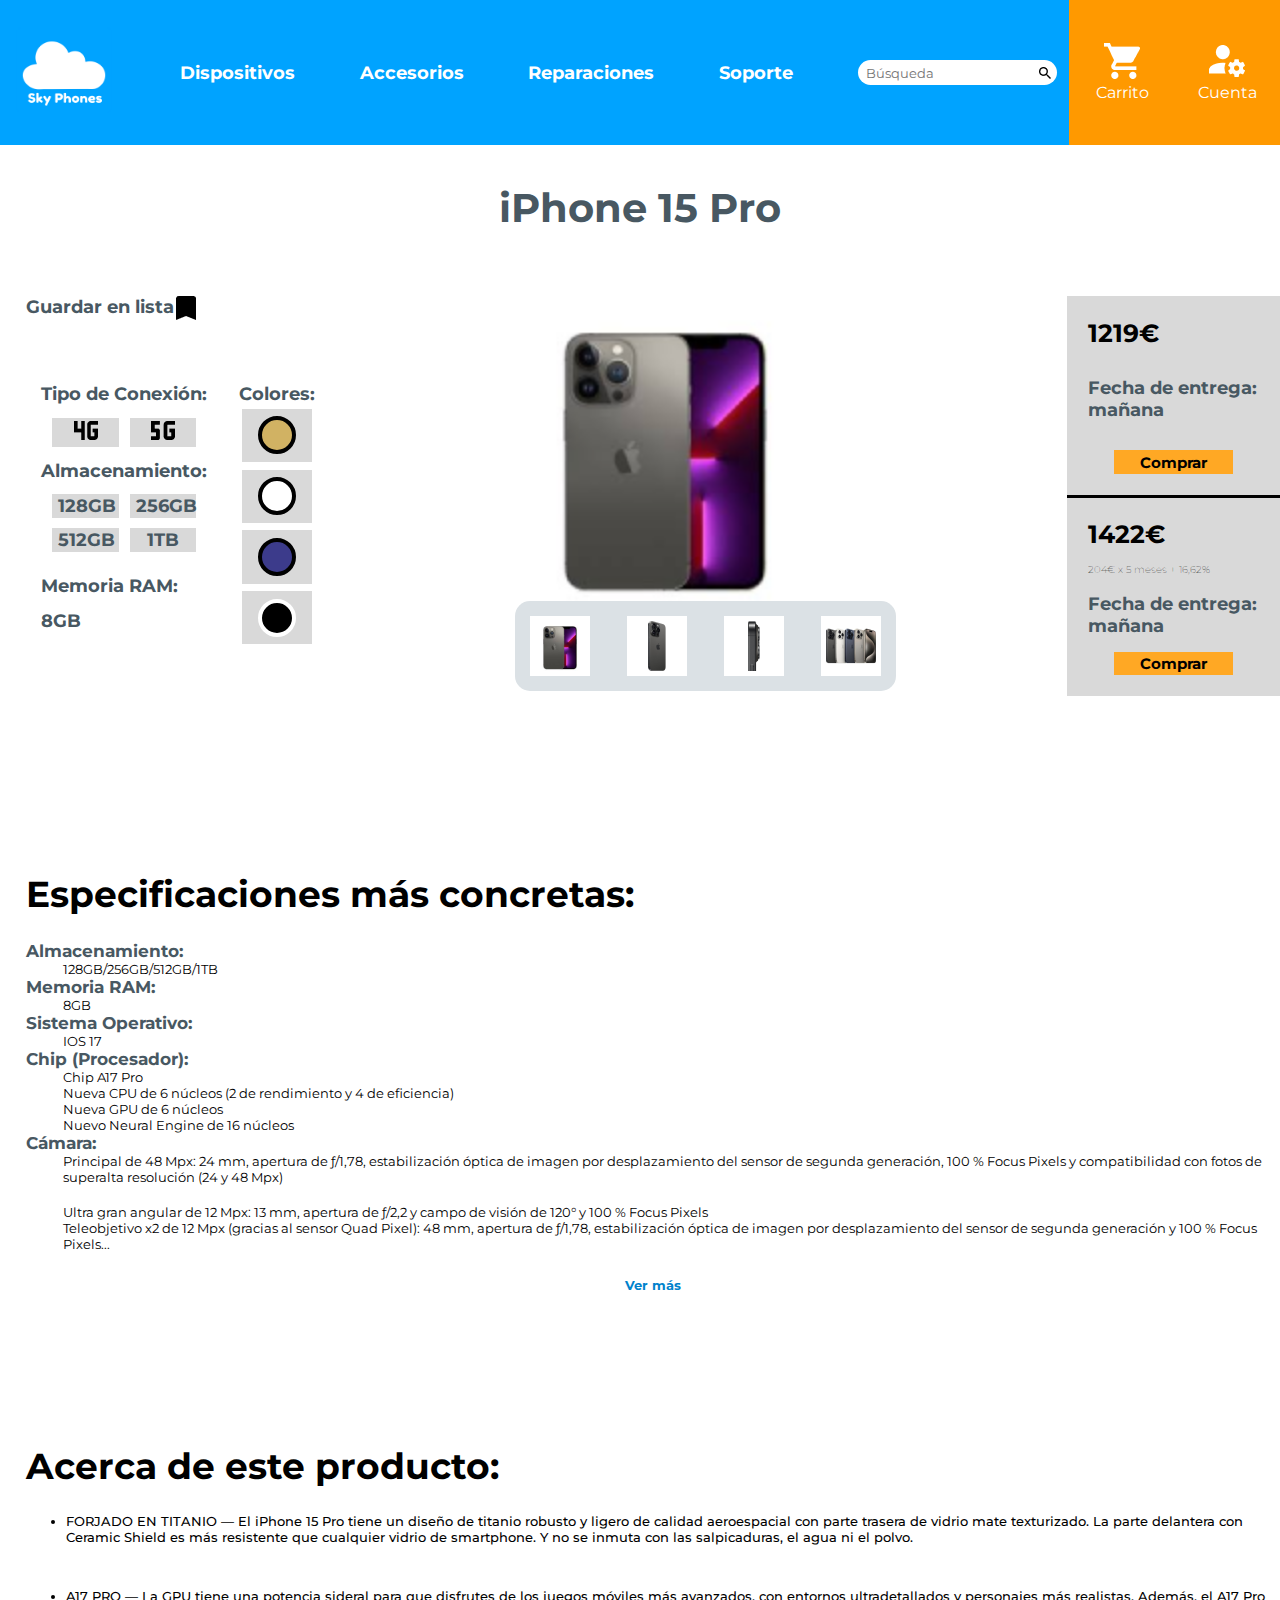
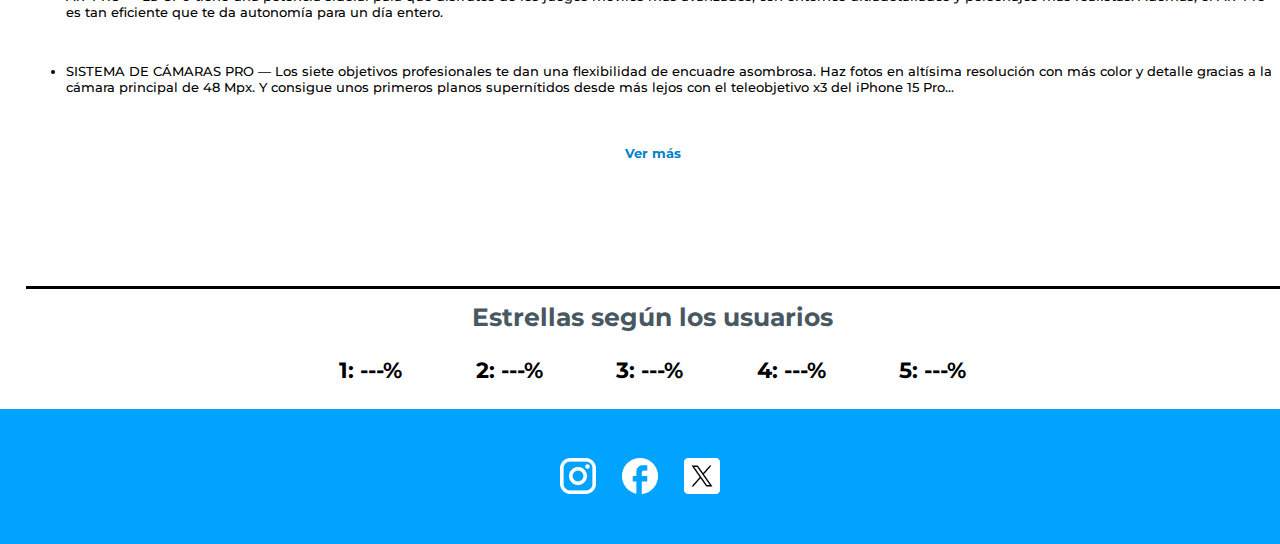
<file: iPhone15Pro.html>
<!DOCTYPE html>
    <html lang="es">
    <head>
        <meta charset="UTF-8"><meta name="viewport" content="width=device-width, initial-scale=1.0">
        <title>Producto</title>
        <link href='https://fonts.googleapis.com/css?family=Montserrat' rel='stylesheet'>
        <link rel="stylesheet" href="style/CabeceraYPie.css">
        <link rel="stylesheet" href="style/Producto.css">
        <script src="Funciones.js"></script>
    </head>
    <body>
        <header>
            <div id="divLogo">
                <a href="index.html"><img id="imgLogo" src="img/SkyPhonesLogo.png" alt="Logo SkyPhones"></a>
            </div>

            <div id="opcionesMenu">
                <a href="Dispositivos.html">
                    <div>
                        <p>Dispositivos</p>
                    </div>
                </a>
                
                <a href="Accesorios.html">
                    <div>
                        <p>Accesorios</p>
                    </div>
                </a>

                <a href="Reparaciones.html">
                    <div>
                        <p>Reparaciones</p>
                    </div>
                </a>

                <a href="Soporte.html">
                    <div>
                        <p>Soporte</p>
                    </div>
                </a>
            </div>


            <div id="barraBusqueda">
                <div>
                    <input type="text" placeholder="Búsqueda">
                    <img src="img/IconoLupa.png" alt="Icono Lupa">
                </div>
            </div>


            <div id="opcionesNaranjas">
                <div>
                    <a href="Carrito.html">
                        <img src="img/IconoCarrito36px.png" alt="Icono Carrito">
                        <p>Carrito</p>
                    </a>
                </div>

                <div>
                    <a href="#" onclick="openAccountPages(); return false;">
                        <img src="img/IconoConfCuenta.png" alt="Icono Cuenta">
                        <p>Cuenta</p>
                    </a>
                </div>
            </div>
        </header>

        <div id="opcionesCuenta" class="oculto">
            <div>
                <button class="opcionCuenta" onclick="location.href='./Pedidos.html'">Pedidos</button>
                <button class="opcionCuenta" onclick="location.href='./Guardados.html'">Guardados</button>
            </div>
            <button class="cerrarSesion" onclick="location.href='./index.html'">Cerrar Sesión</button>
        </div>

        <h1>iPhone 15 Pro</h1>
        <main>
            <div id="mainDiv">
                <div id="opcionesIzquierda">
                    <div id="guardarEnGuardados">
                        <h3>Guardar en lista</h3>
                        <img src="img/IconoGuardar.png" alt="Icono de Guardar">
                    </div>

                    <div id="caracteristicasPrincipales">
                        <div>
                            <h3>Tipo de Conexión:</h3>
                            <div id="botonesConexion">
                                <button disabled><img src="img/Icono4G.png" alt="Icono de 5G"></button>
                                <button><img src="img/Icono5G.png" alt="Icono de 4G"></button>
                            </div>
                            
                            <h3>Almacenamiento:</h3>
                            <div id="botonesAlmac">
                                <div>
                                    <button><p>128GB</p></button>
                                    <button><p>256GB</p></button>
                                </div>
                                <div>
                                    <button><p>512GB</p></button>
                                    <button><p>1TB</p></button>
                                </div>
                            </div>

                            <h3>Memoria RAM:</h3>
                            <h3>8GB</h3>
                        </div>

                        <div id="botonesColores">
                            <h3>Colores:</h3>
                            <button id="color1"><div></div></button>
                            <button id="color2"><div></div></button>
                            <button id="color3"><div></div></button>
                            <button id="color4"><div></div></button>
                        </div>
                    </div>
                </div>

                <div id="imagenesProducto">
                    <img src="img/dispositivos/iPhone15Pro.png" alt="Imagen grande iPhone 15 Pro" class="imagenGrande">
                    <div id="imagenesPequenas">
                        <div><img src="img/dispositivos/iPhone15Pro.png" alt="Imagen pequeña iPhone15Pro 1"></div>
                        <div><img src="img/dispositivos/iPhone15Pro2.png" alt="Imagen pequeña iPhone15Pro 2"></div>
                        <div><img src="img/dispositivos/iPhone15Pro3.png" alt="Imagen pequeña iPhone15Pro 3"></div>
                        <div><img src="img/dispositivos/iPhone15Pro4.png" alt="Imagen pequeña iPhone15Pro 4"></div>
                    </div>
                </div>

                <div id="precios">
                    <div id="precioCompra">
                        <h6>1219€</h6>
                        <div>
                            <p>Fecha de entrega:</p>
                            <p>mañana</p>
                        </div>
                        <button><p>Comprar</p></button>
                    </div>

                    <hr>

                    <div id="precioCompraMeses">
                        <div>
                            <h6>1422€</h6>
                            <label>204€ x 5 meses + 16,62%</label>
                        </div>
                        <div>
                            <p>Fecha de entrega:</p>
                            <p>mañana</p>
                        </div>
                        <button><p>Comprar</p></button>
                    </div>
                </div>
            </div>

            <section id="especificacionesConcretas">
                <h2>Especificaciones más concretas:</h2>
                <dl>
                    <dt>Almacenamiento:</dt>
                    <dd>128GB/256GB/512GB/1TB</dd>

                    <dt>Memoria RAM:</dt>
                    <dd>8GB</dd>

                    <dt>Sistema Operativo:</dt>
                    <dd>IOS 17</dd>

                    <dt>Chip (Procesador):</dt>
                    <dd>Chip A17 Pro</dd>
                    <dd>Nueva CPU de 6 núcleos (2 de rendimiento y 4 de eficiencia)</dd>
                    <dd>Nueva GPU de 6 núcleos</dd>
                    <dd>Nuevo Neural Engine de 16 núcleos</dd>

                    <dt>Cámara:</dt>
                    <dd>Principal de 48 Mpx: 24 mm, apertura de ƒ/1,78, estabili­zación óptica de imagen por desplazamiento del sensor de segunda generación, 100 % Focus Pixels y compati­bilidad con fotos de superalta resolución (24 y 48 Mpx)</dd> <br>
                    <dd>Ultra gran angular de 12 Mpx: 13 mm, apertura de ƒ/2,2 y campo de visión de 120° y 100 % Focus Pixels</dd>
                    <dd>Teleobjetivo x2 de 12 Mpx (gracias al sensor Quad Pixel): 48 mm, apertura de ƒ/1,78, estabili­zación óptica de imagen por desplazamiento del sensor de segunda generación y 100 % Focus Pixels...</dd>
                </dl>
                <a href="#" class="verMas">Ver más</a>
            </section>

            <section id="acercaDelProducto">
                <h2>Acerca de este producto:</h2>
                <ul>
                    <li>FORJADO EN TITANIO — El iPhone 15 Pro tiene un diseño de titanio robusto y ligero de calidad aeroespacial con parte trasera de vidrio mate texturizado. La parte delantera con Ceramic Shield es más resistente que cualquier vidrio de smartphone. Y no se inmuta con las salpicaduras, el agua ni el polvo.</li>
                    <br><li>A17 PRO — La GPU tiene una potencia sideral para que disfrutes de los juegos móviles más avanzados, con entornos ultradetallados y personajes más realistas. Además, el A17 Pro es tan eficiente que te da autonomía para un día entero.</li>
                    <br><li>SISTEMA DE CÁMARAS PRO — Los siete objetivos profesionales te dan una flexibilidad de encuadre asombrosa. Haz fotos en altísima resolución con más color y detalle gracias a la cámara principal de 48 Mpx. Y consigue unos primeros planos supernítidos desde más lejos con el teleobjetivo x3 del iPhone 15 Pro...</li>
                </ul>
                <a href="#" class="verMas">Ver más</a>
            </section>

            <hr>

            <div id="valoraciones">
                <h3>Estrellas según los usuarios</h3>
                <div id="estrellas">
                    <h4>1: ---%</h4>
                    <h4>2: ---%</h4>
                    <h4>3: ---%</h4>
                    <h4>4: ---%</h4>
                    <h4>5: ---%</h4>
                </div>
            </div>
        </main>

        <footer>
            <img src="img/IconoIGBlanco.png" alt="Logo IG"></img>
            <img src="img/IconoFBBlanco.png" alt="Logo FB"></img>
            <img src="img/IconoTwitterBlanco.png" alt="Logo X (Twitter)"></img>
        </footer>
    </body>
</html>
</file>
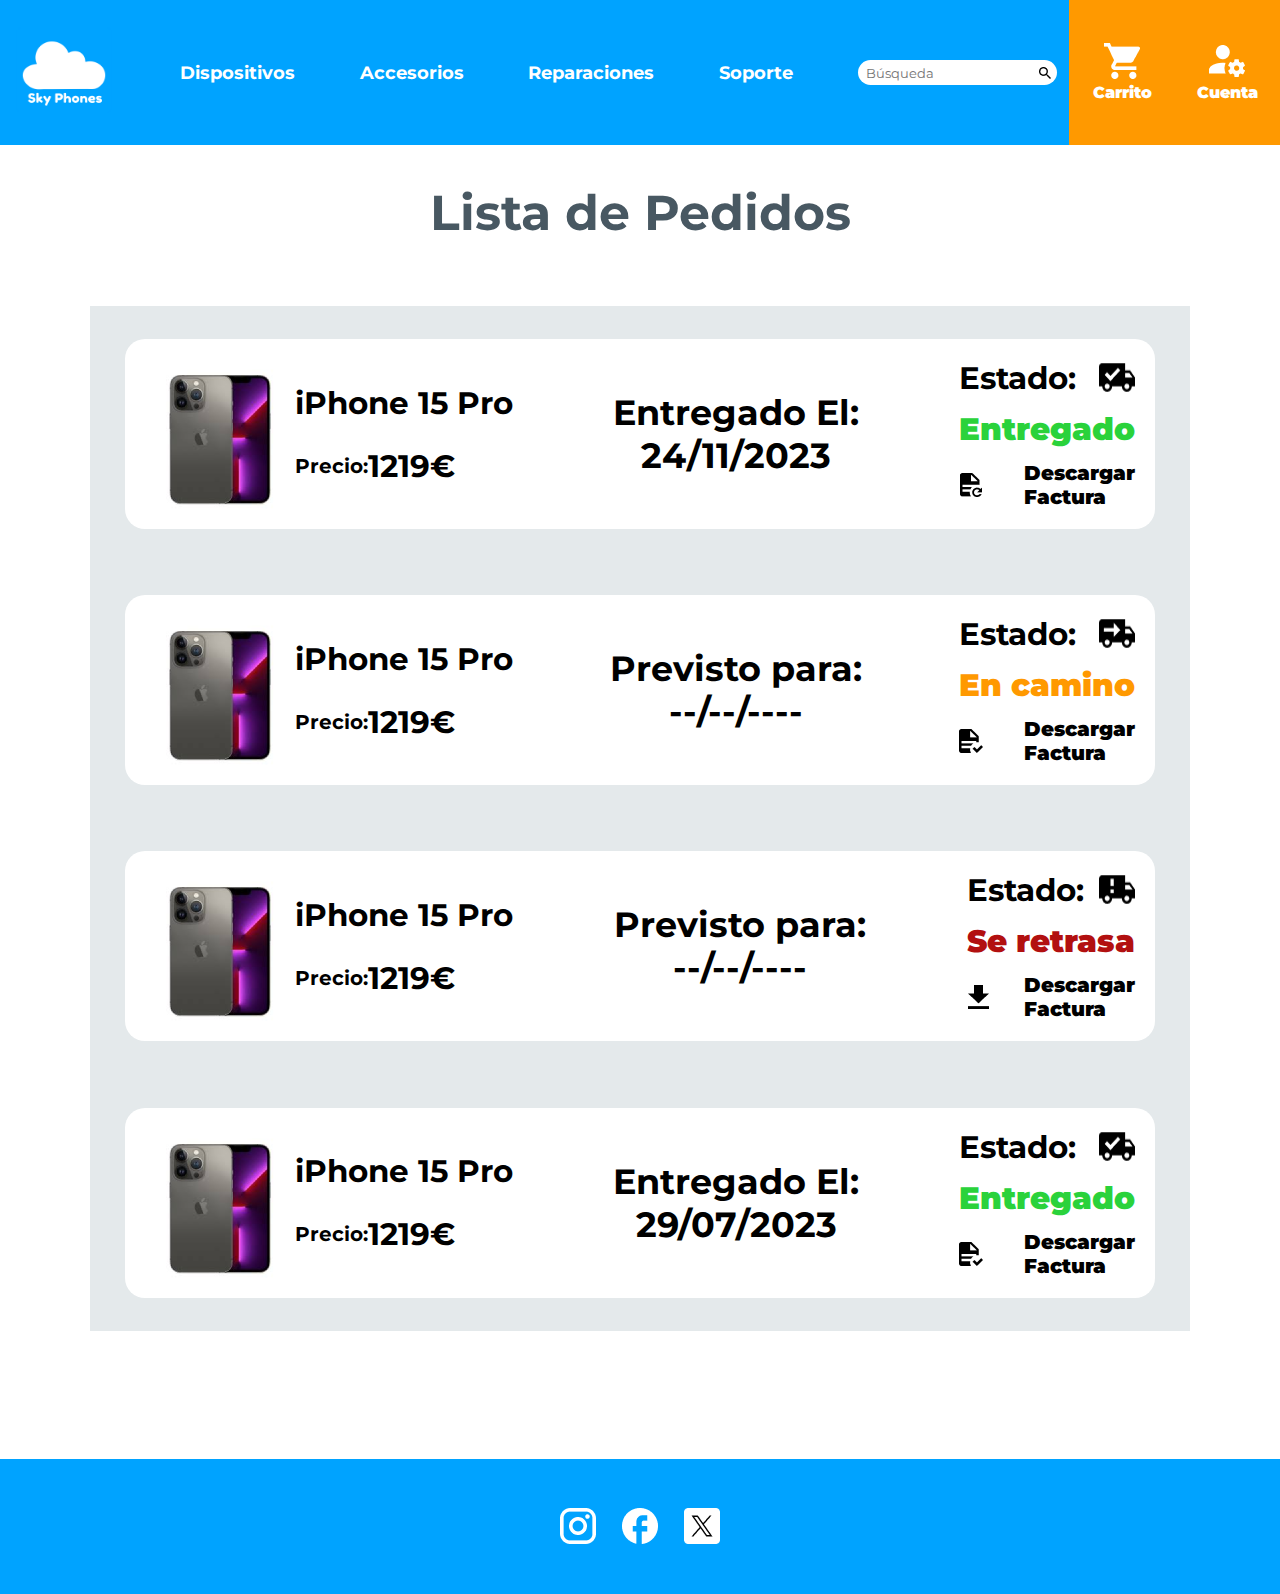
<file: Pedidos.html>
<!DOCTYPE html>
    <html lang="es">
    <head>
        <meta charset="UTF-8"><meta name="viewport" content="width=device-width, initial-scale=1.0">
        <title>Pedidos</title>
        <link href='https://fonts.googleapis.com/css?family=Montserrat' rel='stylesheet'>
        <link rel="stylesheet" href="style/CabeceraYPie.css">
        <link rel="stylesheet" href="style/Pedidos.css">
        <script src="Funciones.js"></script>
    </head>
    <body>
        <header>
            <div id="divLogo">
                <a href="index.html"><img id="imgLogo" src="img/SkyPhonesLogo.png" alt="Logo SkyPhones"></a>
            </div>

            <div id="opcionesMenu">
                <a href="Dispositivos.html">
                    <div>
                        <p>Dispositivos</p>
                    </div>
                </a>
                
                <a href="Accesorios.html">
                    <div>
                        <p>Accesorios</p>
                    </div>
                </a>

                <a href="Reparaciones.html">
                    <div>
                        <p>Reparaciones</p>
                    </div>
                </a>

                <a href="Soporte.html">
                    <div>
                        <p>Soporte</p>
                    </div>
                </a>
            </div>


            <div id="barraBusqueda">
                <div>
                    <input type="text" placeholder="Búsqueda">
                    <img src="img/IconoLupa.png" alt="Icono Lupa">
                </div>
            </div>


            <div id="opcionesNaranjas">
                <div>
                    <a href="Carrito.html">
                        <img src="img/IconoCarrito36px.png" alt="Icono Carrito">
                        <p>Carrito</p>
                    </a>
                </div>

                <div>
                    <a href="#" onclick="openAccountPages(); return false;">
                        <img src="img/IconoConfCuenta.png" alt="Icono Cuenta">
                        <p>Cuenta</p>
                    </a>
                </div>
            </div>
        </header>

        <div id="opcionesCuenta" class="oculto">
            <div>
                <button class="opcionCuenta" onclick="location.href='./Pedidos.html'">Pedidos</button>
                <button class="opcionCuenta" onclick="location.href='./Guardados.html'">Guardados</button>
            </div>
            <button class="cerrarSesion" onclick="location.href='./index.html'">Cerrar Sesión</button>
        </div>

        <h1>Lista de Pedidos</h1>
        <main>
            <div id="divMain">
                <section>
                    <div class="productoIndividual">
                        <div id="caracteristicasEImagen">
                            <img src="img/dispositivos/iPhone15Pro.png" alt="Imagen iPhone 15 Pro">
                            <div class="caracteristicasProducto">
                                <h4>iPhone 15 Pro</h4>
                                <div>
                                    <h6>Precio:</h6>
                                    <h5>1219€</h5>
                                </div>
                                
                            </div>
                        </div>
                        
                        <div id="fechaEntrega">
                            <h3>Entregado El: </h3>
                            <h3>24/11/2023</h3>
                        </div>

                        <div id="estadoPedido">
                            <div id="estado">
                                <h2>Estado:</h2>
                                <img src="img/IconoPedidoEntregado.png" alt="Icono Pedido Entregado">
                            </div>
                            <label class="pedidoEntregado">Entregado</label>
                            <div id="descargarFactura">
                                <img src="img/IconoVolverADescargarFactura.png" alt="Icono Volver a Descargar Factura">
                                <div id="textoDescargarFactura">
                                    <p>Descargar</p>
                                    <p>Factura</p>
                                </div>
                            </div>
                        </div>
                    </div>
                </section>

                <section>
                    <div class="productoIndividual">
                        <div id="caracteristicasEImagen">
                            <img src="img/dispositivos/iPhone15Pro.png" alt="Imagen iPhone 15 Pro">
                            <div class="caracteristicasProducto">
                                <h4>iPhone 15 Pro</h4>
                                <div>
                                    <h6>Precio:</h6>
                                    <h5>1219€</h5>
                                </div>
                                
                            </div>
                        </div>
                        
                        <div id="fechaEntrega">
                            <h3>Previsto para: </h3>
                            <h3>--/--/----</h3>
                        </div>

                        <div id="estadoPedido">
                            <div id="estado">
                                <h2>Estado:</h2>
                                <img src="img/IconoPedidoEnCamino.png" alt="Icono Pedido En Camino">
                            </div>
                            <label class="pedidoEnCamino">En camino</label>
                            <div id="descargarFactura">
                                <img src="img/IconoFacturaDescargada.png" alt="Icono Factura Descargada">
                                <div id="textoDescargarFactura">
                                    <p>Descargar</p>
                                    <p>Factura</p>
                                </div>
                            </div>
                        </div>
                    </div>
                </section>

                <section>
                    <div class="productoIndividual">
                        <div id="caracteristicasEImagen">
                            <img src="img/dispositivos/iPhone15Pro.png" alt="Imagen iPhone 15 Pro">
                            <div class="caracteristicasProducto">
                                <h4>iPhone 15 Pro</h4>
                                <div>
                                    <h6>Precio:</h6>
                                    <h5>1219€</h5>
                                </div>
                                
                            </div>
                        </div>
                        
                        <div id="fechaEntrega">
                            <h3>Previsto para: </h3>
                            <h3>--/--/----</h3>
                        </div>

                        <div id="estadoPedido">
                            <div id="estado">
                                <h2>Estado:</h2>
                                <img src="img/IconoPedidoConProblemas.png" alt="Icono Pedido Con Problemas">
                            </div>
                            <label class="pedidoConRetraso">Se retrasa</label>
                            <div id="descargarFactura">
                                <img src="img/IconoDescargarFactura.png" alt="Icono Descargar Factura">
                                <div id="textoDescargarFactura">
                                    <p>Descargar</p>
                                    <p>Factura</p>
                                </div>
                            </div>
                        </div>
                    </div>
                </section>

                <section>
                    <div class="productoIndividual">
                        <div id="caracteristicasEImagen">
                            <img src="img/dispositivos/iPhone15Pro.png" alt="Imagen iPhone 15 Pro">
                            <div class="caracteristicasProducto">
                                <h4>iPhone 15 Pro</h4>
                                <div>
                                    <h6>Precio:</h6>
                                    <h5>1219€</h5>
                                </div>
                                
                            </div>
                        </div>
                        
                        <div id="fechaEntrega">
                            <h3>Entregado El: </h3>
                            <h3>29/07/2023</h3>
                        </div>

                        <div id="estadoPedido">
                            <div id="estado">
                                <h2>Estado:</h2>
                                <img src="img/IconoPedidoEntregado.png" alt="Icono Pedido Entregado">
                            </div>
                            <label class="pedidoEntregado">Entregado</label>
                            <div id="descargarFactura">
                                <img src="img/IconoFacturaDescargada.png" alt="Icono Volver a Descargar Factura">
                                <div id="textoDescargarFactura">
                                    <p>Descargar</p>
                                    <p>Factura</p>
                                </div>
                            </div>
                        </div>
                    </div>
                </section>
            </div>
            
        </main>

        <footer>
            <img src="img/IconoIGBlanco.png" alt="Logo IG"></img>
            <img src="img/IconoFBBlanco.png" alt="Logo FB"></img>
            <img src="img/IconoTwitterBlanco.png" alt="Logo X (Twitter)"></img>
        </footer>
    </body>
</html>
</file>
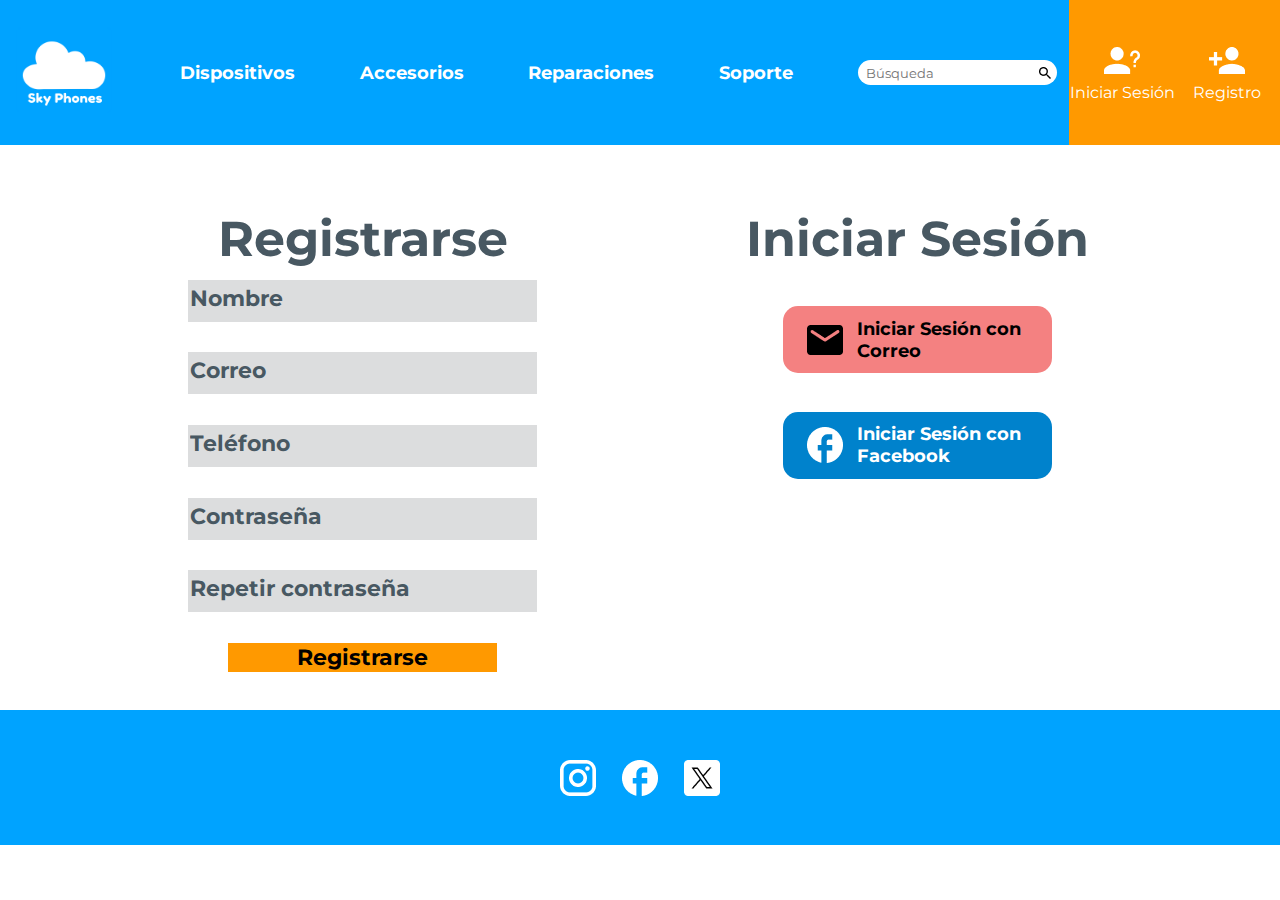
<file: Registro.html>
<!DOCTYPE html>
    <html lang="es">
    <head>
        <meta charset="UTF-8"><meta name="viewport" content="width=device-width, initial-scale=1.0">
        <title>Registro</title>
        <link href='https://fonts.googleapis.com/css?family=Montserrat' rel='stylesheet'>
        <link rel="stylesheet" href="style/CabeceraYPie.css">
        <link rel="stylesheet" href="style/Registro.css">
    </head>
    <body>
        <header>
            <div id="divLogo">
                <a href="index.html"><img id="imgLogo" src="img/SkyPhonesLogo.png" alt="Logo SkyPhones"></a>
            </div>

            <div id="opcionesMenu">
                <a href="Dispositivos.html">
                    <div>
                        <p>Dispositivos</p>
                    </div>
                </a>
                
                <a href="Accesorios.html">
                    <div>
                        <p>Accesorios</p>
                    </div>
                </a>

                <a href="Reparaciones.html">
                    <div>
                        <p>Reparaciones</p>
                    </div>
                </a>

                <a href="Soporte.html">
                    <div>
                        <p>Soporte</p>
                    </div>
                </a>
            </div>


            <div id="barraBusqueda">
                <div>
                    <input type="text" placeholder="Búsqueda">
                    <img src="img/IconoLupa.png" alt="Icono Lupa">
                </div>
            </div>


            <div id="opcionesNaranjas">
                <div>
                    <a>
                        <img src="img/IconoInicioSesion.png" alt="Icono Inicio de Sesión">
                        <p>Iniciar Sesión</p>
                    </a>
                </div>

                <div>
                    <a href="Registro.html">
                        <img src="img/IconoRegistrarse.png" alt="Icono Registrarse">
                        <p>Registro</p>
                    </a>
                </div>
            </div>
        </header>

        <main>
            <section id="formRegistro">
                <h1>Registrarse</h1>
                <input type="text" placeholder="Nombre">
                <input type="text" placeholder="Correo">
                <input type="text" placeholder="Teléfono">
                <input type="text" placeholder="Contraseña">
                <input type="text" placeholder="Repetir contraseña">
                <input type="submit" value="Registrarse">
            </section>


            <section>
                <h1>Iniciar Sesión</h1>
                <button type="button" class="botonCorreo"><img src="img/IconoCorreo.png" alt="Icono Correo"><span><p>Iniciar Sesión con</p> <p>Correo</p></span></button>
                <button type="button" class="botonFB"><img src="img/IconoFBBlanco.png" alt="Icono FaceBook Blanco"><span><p>Iniciar Sesión con</p> <p>Facebook</p></span></button>
            </section>
        </main>

        <footer>
            <img src="img/IconoIGBlanco.png" alt="Logo IG"></img>
            <img src="img/IconoFBBlanco.png" alt="Logo FB"></img>
            <img src="img/IconoTwitterBlanco.png" alt="Logo X (Twitter)"></img>
        </footer>
    </body>
</html>
</file>
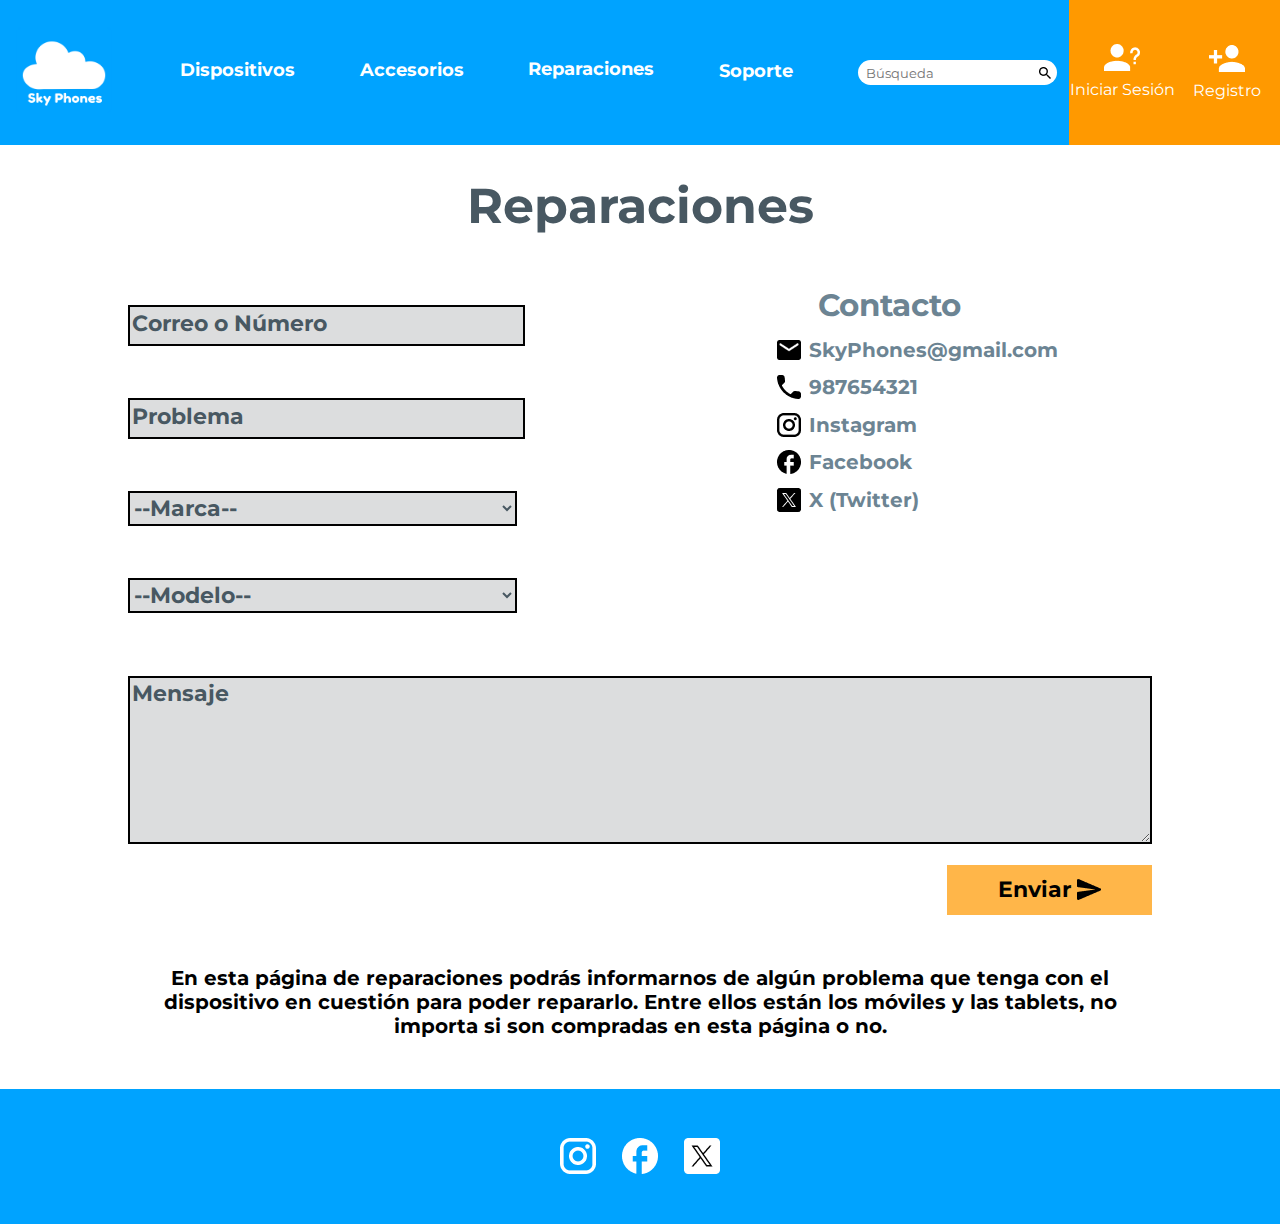
<file: Reparaciones.html>
<!DOCTYPE html>
    <html lang="es">
    <head>
        <meta charset="UTF-8"><meta name="viewport" content="width=device-width, initial-scale=1.0">
        <title>Reparaciones</title>
        <link href='https://fonts.googleapis.com/css?family=Montserrat' rel='stylesheet'>
        <link rel="stylesheet" href="style/CabeceraYPie.css">
        <link rel="stylesheet" href="style/SoporteYReparaciones.css">
    </head>
    <body>
        <header>
            <div id="divLogo">
                <a href="index.html"><img id="imgLogo" src="img/SkyPhonesLogo.png" alt="Logo SkyPhones"></a>
            </div>

            <div id="opcionesMenu">
                <a href="Dispositivos.html">
                    <div>
                        <p>Dispositivos</p>
                    </div>
                </a>
                
                <a href="Accesorios.html">
                    <div>
                        <p>Accesorios</p>
                    </div>
                </a>

                <a href="Reparaciones.html">
                    <div>
                        <p>Reparaciones</p>
                    </div>
                </a>

                <a href="Soporte.html">
                    <div>
                        <p>Soporte</p>
                    </div>
                </a>
            </div>


            <div id="barraBusqueda">
                <div>
                    <input type="text" placeholder="Búsqueda">
                    <img src="img/IconoLupa.png" alt="Icono Lupa">
                </div>
            </div>


            <div id="opcionesNaranjas">
                <div>
                    <a>
                        <img src="img/IconoInicioSesion.png" alt="Icono Inicio de Sesión">
                        <p>Iniciar Sesión</p>
                    </a>
                </div>

                <div>
                    <a href="Registro.html">
                        <img src="img/IconoRegistrarse.png" alt="Icono Registrarse">
                        <p>Registro</p>
                    </a>
                </div>
            </div>
        </header>

        <main>
            <h1>Reparaciones</h1>
            <div id="primeraParteFormYRedesSociales">
                <div id="formSoporte1">
                    <input type="text" placeholder="Correo o Número">
                    <input type="text" placeholder="Problema">
                    <select>
                        <option value="0">--Marca--</option>
                        <option value="1">Samsung</option>
                        <option value="2">Apple</option>
                        <option value="3">TCL</option>
                        <option value="4">Oppo</option>
                        <option value="5">Xiaomi</option>
                        <option value="6">Alcatel</option>
                        <option value="7">Google</option>
                        <option value="8">Nokia</option>
                    </select>
                    <select>
                        <option value="0">--Modelo--</option>
                        <option value="1">iPhone 15 Pro</option>
                        <option value="2">iPhone 13</option>
                        <option value="3">iPad Pro (2022)</option>
                        <option value="4">iPhone 14 Pro MAX</option>
                        <option value="5">iPhone X</option>
                    </select>
                </div>

                <div id="redesSociales">
                    <h3>Contacto</h3>
                    <div>
                        <img src="img/IconoCorreo.png" alt="Correo">
                        <p>SkyPhones@gmail.com</p>
                    </div>

                    <div>
                        <img src="img/IconoTelefono.png" alt="Teléfono">
                        <p>987654321</p>
                    </div>

                    <div>
                        <img src="img/IconoIGNegro.png" alt="Instagram">
                        <p>Instagram</p>
                    </div>
                    <div>
                        <img src="img/IconoFBNegro.png" alt="Facebook">
                        <p>Facebook</p>
                    </div>

                    <div>
                        <img src="img/IconoTwitterNegro.png" alt="X (Twitter)">
                        <p>X (Twitter)</p>
                    </div>
                </div>
            </div>

            <div id="formSoporte2">
                <textarea cols="30" rows="10" placeholder="Mensaje"></textarea>
                <button type="text">Enviar<img src="img/IconoEnviar.png" alt="IconoEnviar"></button>
            </div>
            <p id="textoFinal">En esta página de reparaciones podrás informarnos de algún problema que tenga con el dispositivo en cuestión para poder repararlo. Entre ellos están los móviles y las tablets, no importa si son compradas en esta página o no.</p>
        </main>

        <footer>
            <img src="img/IconoIGBlanco.png" alt="Logo IG"></img>
            <img src="img/IconoFBBlanco.png" alt="Logo FB"></img>
            <img src="img/IconoTwitterBlanco.png" alt="Logo X (Twitter)"></img>
        </footer>
    </body>
</html>
</file>
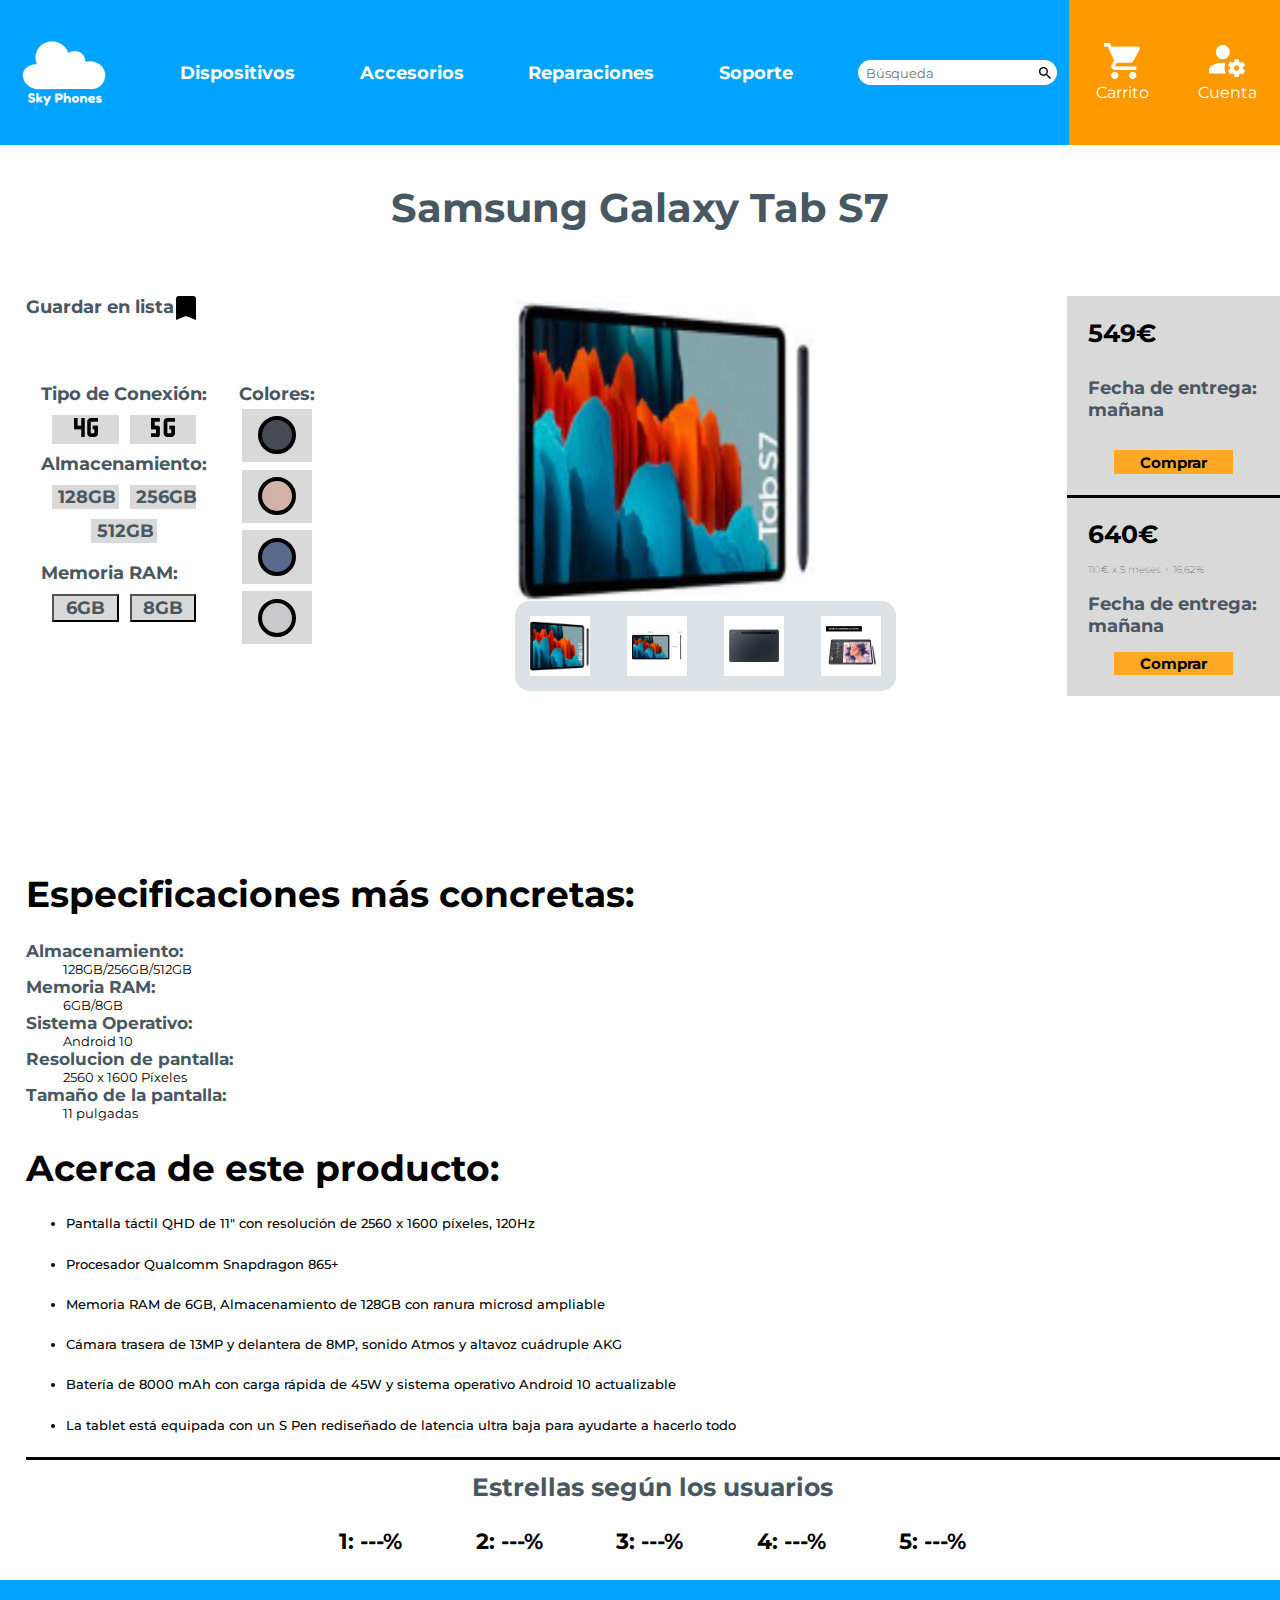
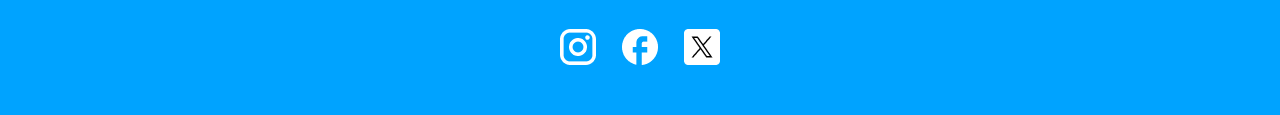
<file: SamsungGalaxyTabS7.html>
<!DOCTYPE html>
    <html lang="es">
    <head>
        <meta charset="UTF-8"><meta name="viewport" content="width=device-width, initial-scale=1.0">
        <title>Producto</title>
        <link href='https://fonts.googleapis.com/css?family=Montserrat' rel='stylesheet'>
        <link rel="stylesheet" href="style/CabeceraYPie.css">
        <link rel="stylesheet" href="style/Producto.css">
        <script src="Funciones.js"></script>
    </head>
    <body>
        <header>
            <div id="divLogo">
                <a href="index.html"><img id="imgLogo" src="img/SkyPhonesLogo.png" alt="Logo SkyPhones"></a>
            </div>

            <div id="opcionesMenu">
                <a href="Dispositivos.html">
                    <div>
                        <p>Dispositivos</p>
                    </div>
                </a>
                
                <a href="Accesorios.html">
                    <div>
                        <p>Accesorios</p>
                    </div>
                </a>

                <a href="Reparaciones.html">
                    <div>
                        <p>Reparaciones</p>
                    </div>
                </a>

                <a href="Soporte.html">
                    <div>
                        <p>Soporte</p>
                    </div>
                </a>
            </div>


            <div id="barraBusqueda">
                <div>
                    <input type="text" placeholder="Búsqueda">
                    <img src="img/IconoLupa.png" alt="Icono Lupa">
                </div>
            </div>


            <div id="opcionesNaranjas">
                <div>
                    <a href="Carrito.html">
                        <img src="img/IconoCarrito36px.png" alt="Icono Carrito">
                        <p>Carrito</p>
                    </a>
                </div>

                <div>
                    <a href="#" onclick="openAccountPages(); return false;">
                        <img src="img/IconoConfCuenta.png" alt="Icono Cuenta">
                        <p>Cuenta</p>
                    </a>
                </div>
            </div>
        </header>

        <div id="opcionesCuenta" class="oculto">
            <div>
                <button class="opcionCuenta" onclick="location.href='./Pedidos.html'">Pedidos</button>
                <button class="opcionCuenta" onclick="location.href='./Guardados.html'">Guardados</button>
            </div>
            <button class="cerrarSesion" onclick="location.href='./index.html'">Cerrar Sesión</button>
        </div>

        <h1>Samsung Galaxy Tab S7</h1>
        <main>
            <div id="mainDiv">
                <div id="opcionesIzquierda">
                    <div id="guardarEnGuardados">
                        <h3>Guardar en lista</h3>
                        <img src="img/IconoGuardar.png" alt="Icono de Guardar">
                    </div>

                    <div id="caracteristicasPrincipales">
                        <div>
                            <h3>Tipo de Conexión:</h3>
                            <div id="botonesConexion">
                                <button><img src="img/Icono4G.png" alt="Icono de 5G"></button>
                                <button><img src="img/Icono5G.png" alt="Icono de 4G"></button>
                            </div>
                            
                            <h3>Almacenamiento:</h3>
                            <div id="botonesAlmac">
                                <div>
                                    <button><p>128GB</p></button>
                                    <button><p>256GB</p></button>
                                </div>
                                <div>
                                    <button><p>512GB</p></button>
                                </div>
                            </div>

                            <h3>Memoria RAM:</h3>
                            <div id="botonesRAM">
                                <div>
                                    <button><p>6GB</p></button>
                                    <button><p>8GB</p></button>
                                </div>
                            </div>
                        </div>

                        <div id="botonesColores">
                            <h3>Colores:</h3>
                            <button id="color10"><div></div></button>
                            <button id="color11"><div></div></button>
                            <button id="color12"><div></div></button>
                            <button id="color13"><div></div></button>
                        </div>
                    </div>
                </div>

                <div id="imagenesProducto">
                    <img src="img/dispositivos/SamsungGalaxyTabS7.png" alt="Imagen grande Samsung Galaxy Tab S7" class="imagenGrande">
                    <div id="imagenesPequenas">
                        <div><img src="img/dispositivos/SamsungGalaxyTabS7.png" alt="Imagen pequeña SGTS7 1"></div>
                        <div><img src="img/dispositivos/SGTS7_2.png" alt="Imagen pequeña SGTS7 2"></div>
                        <div><img src="img/dispositivos/SGTS7_3.png" alt="Imagen pequeña SGTS7 3"></div>
                        <div><img src="img/dispositivos/SGTS7_4.png" alt="Imagen pequeña SGTS7 4"></div>
                    </div>
                </div>

                <div id="precios">
                    <div id="precioCompra">
                        <h6>549€</h6>
                        <div>
                            <p>Fecha de entrega:</p>
                            <p>mañana</p>
                        </div>
                        <button><p>Comprar</p></button>
                    </div>

                    <hr>

                    <div id="precioCompraMeses">
                        <div>
                            <h6>640€</h6>
                            <label>110€ x 5 meses + 16,62%</label>
                        </div>
                        <div>
                            <p>Fecha de entrega:</p>
                            <p>mañana</p>
                        </div>
                        <button><p>Comprar</p></button>
                    </div>
                </div>
            </div>

            <section id="especificacionesConcretas">
                <h2>Especificaciones más concretas:</h2>
                <dl>
                    <dt>Almacenamiento:</dt>
                    <dd>128GB/256GB/512GB</dd>

                    <dt>Memoria RAM:</dt>
                    <dd>6GB/8GB</dd>

                    <dt>Sistema Operativo:</dt>
                    <dd>Android 10</dd>

                    <dt>Resolucion de pantalla:</dt>
                    <dd>2560 x 1600 Píxeles</dd>

                    <dt>Tamaño de la pantalla:</dt>
                    <dd>11 pulgadas</dd>
                </dl>
            </section>

            <section id="acercaDelProducto">
                <h2>Acerca de este producto:</h2>
                <ul>
                    <li>Pantalla táctil QHD de 11" con resolución de 2560 x 1600 píxeles, 120Hz</li>
                    <li>Procesador Qualcomm Snapdragon 865+</li>
                    <li>Memoria RAM de 6GB, Almacenamiento de 128GB con ranura microsd ampliable</li>
                    <li>Cámara trasera de 13MP y delantera de 8MP, sonido Atmos y altavoz cuádruple AKG</li>
                    <li>Batería de 8000 mAh con carga rápida de 45W y sistema operativo Android 10 actualizable</li>
                    <li>La tablet está equipada con un S Pen rediseñado de latencia ultra baja para ayudarte a hacerlo todo</li>
                </ul>
            </section>

            <hr>

            <div id="valoraciones">
                <h3>Estrellas según los usuarios</h3>
                <div id="estrellas">
                    <h4>1: ---%</h4>
                    <h4>2: ---%</h4>
                    <h4>3: ---%</h4>
                    <h4>4: ---%</h4>
                    <h4>5: ---%</h4>
                </div>
            </div>
        </main>

        <footer>
            <img src="img/IconoIGBlanco.png" alt="Logo IG"></img>
            <img src="img/IconoFBBlanco.png" alt="Logo FB"></img>
            <img src="img/IconoTwitterBlanco.png" alt="Logo X (Twitter)"></img>
        </footer>
    </body>
</html>
</file>
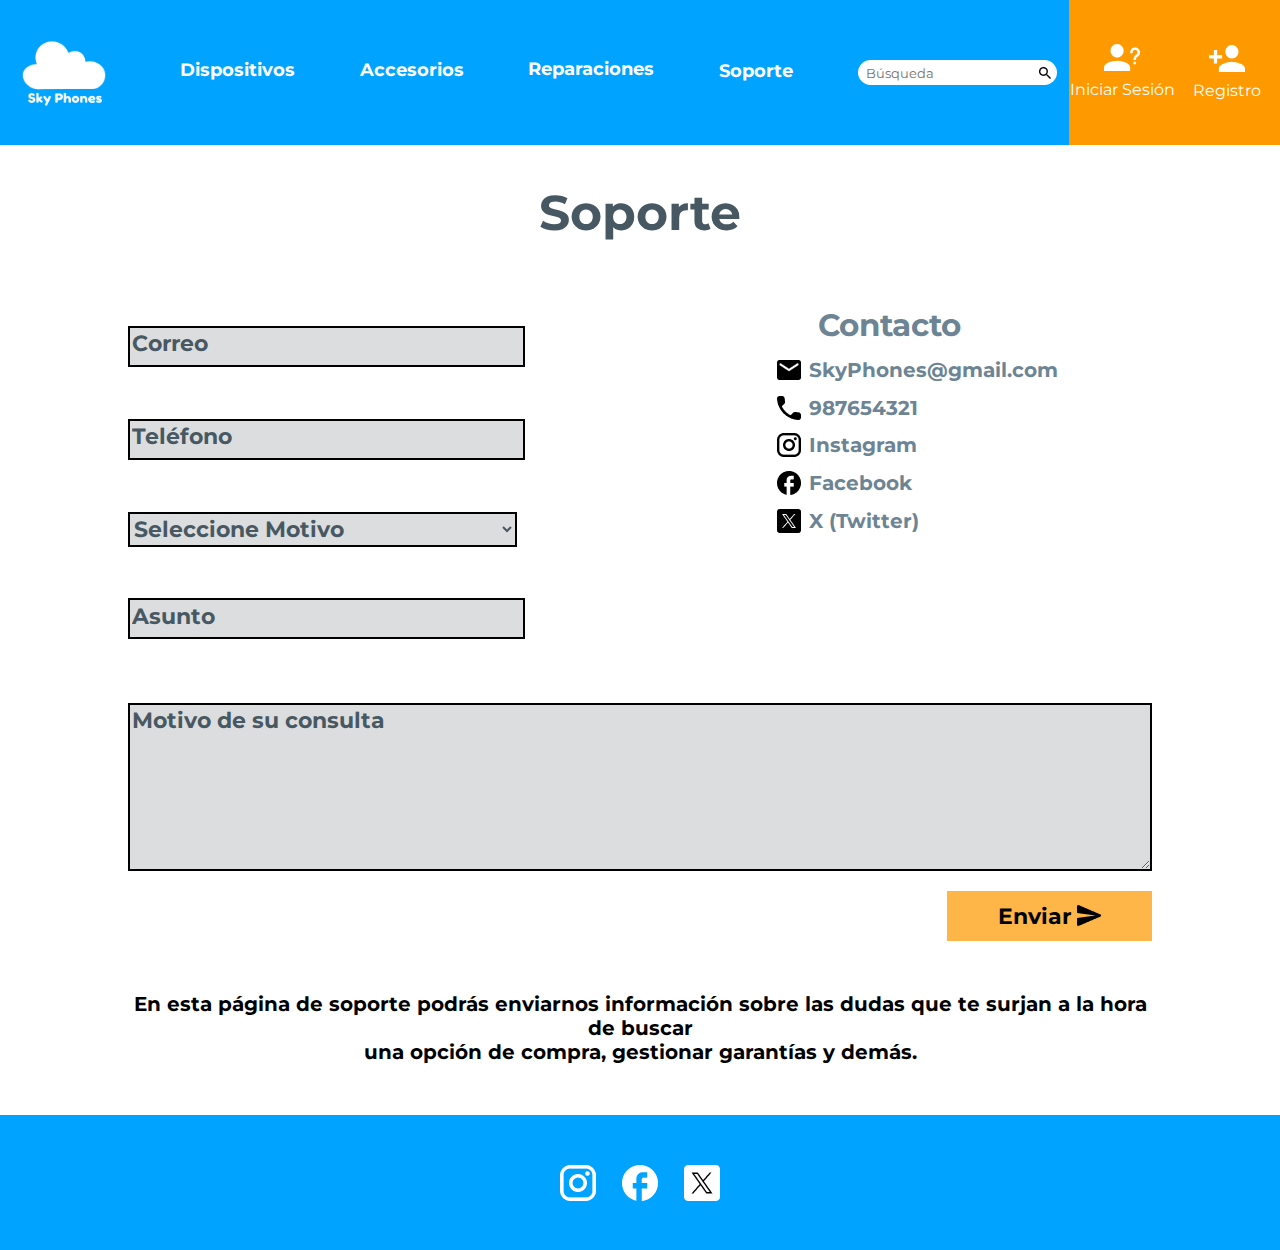
<file: Soporte.html>
<!DOCTYPE html>
    <html lang="es">
    <head>
        <meta charset="UTF-8"><meta name="viewport" content="width=device-width, initial-scale=1.0">
        <title>Soporte</title>
        <link href='https://fonts.googleapis.com/css?family=Montserrat' rel='stylesheet'>
        <link rel="stylesheet" href="style/CabeceraYPie.css">
        <link rel="stylesheet" href="style/SoporteYReparaciones.css">
    </head>
    <body>
        <header>
            <div id="divLogo">
                <a href="index.html"><img id="imgLogo" src="img/SkyPhonesLogo.png" alt="Logo SkyPhones"></a>
            </div>

            <div id="opcionesMenu">
                <a href="Dispositivos.html">
                    <div>
                        <p>Dispositivos</p>
                    </div>
                </a>
                
                <a href="Accesorios.html">
                    <div>
                        <p>Accesorios</p>
                    </div>
                </a>

                <a href="Reparaciones.html">
                    <div>
                        <p>Reparaciones</p>
                    </div>
                </a>

                <a href="Soporte.html">
                    <div>
                        <p>Soporte</p>
                    </div>
                </a>
            </div>


            <div id="barraBusqueda">
                <div>
                    <input type="text" placeholder="Búsqueda">
                    <img src="img/IconoLupa.png" alt="Icono Lupa">
                </div>
            </div>


            <div id="opcionesNaranjas">
                <div>
                    <a>
                        <img src="img/IconoInicioSesion.png" alt="Icono Inicio de Sesión">
                        <p>Iniciar Sesión</p>
                    </a>
                </div>

                <div>
                    <a href="Registro.html">
                        <img src="img/IconoRegistrarse.png" alt="Icono Registrarse">
                        <p>Registro</p>
                    </a>
                </div>
            </div>
        </header>

        <h1>Soporte</h1>

        <main>
            <div id="primeraParteFormYRedesSociales">
                <section id="formSoporte1">
                    <input type="text" placeholder="Correo">
                    <input type="text" placeholder="Teléfono">
                    <select>
                        <option value="0">Seleccione Motivo</option>
                        <option value="1">Dudas Dispositivo</option>
                        <option value="2">Dispositivo Defectuoso</option>
                        <option value="3">Componente Defectuoso</option>
                        <option value="4">Falta Componente</option>
                        <option value="5">Devolución</option>
                    </select>
                    <input type="text" placeholder="Asunto">
                </section>
                    

                <section id="redesSociales">
                    <h3>Contacto</h3>
                    <div>
                        <img src="img/IconoCorreo.png" alt="Correo">
                        <p>SkyPhones@gmail.com</p>
                    </div>

                    <div>
                        <img src="img/IconoTelefono.png" alt="Teléfono">
                        <p>987654321</p>
                    </div>

                    <div>
                        <img src="img/IconoIGNegro.png" alt="Instagram">
                        <p>Instagram</p>
                    </div>
                    <div>
                        <img src="img/IconoFBNegro.png" alt="Facebook">
                        <p>Facebook</p>
                    </div>

                    <div>
                        <img src="img/IconoTwitterNegro.png" alt="X (Twitter)">
                        <p>X (Twitter)</p>
                    </div>
                </section>
            </div>

            <section id="formSoporte2">
                <textarea cols="30" rows="10" placeholder="Motivo de su consulta"></textarea>
                <button type="text">Enviar<img src="img/IconoEnviar.png" alt=""></button>
            </section>
            
            <div id="textoFinal">
                <p>En esta página de soporte podrás enviarnos información sobre las dudas que te surjan a la hora de buscar</p><p>una opción de compra, gestionar garantías y demás.</p>
            </div>
        </main>

        <footer>
            <img src="img/IconoIGBlanco.png" alt="Logo IG"></img>
            <img src="img/IconoFBBlanco.png" alt="Logo FB"></img>
            <img src="img/IconoTwitterBlanco.png" alt="Logo X (Twitter)"></img>
        </footer>
    </body>
</html>
</file>
<file: style/CabeceraYPie.css>
* {
    margin: 0;
    font-family: 'Montserrat';
}

header{
    width: 100%;
    height: 145px;
    display: flex;
    flex-direction: row;
    align-items: center;
    background-color: #00A3FF;
}

#divLogo{
    padding-left: 1%;
}

#imgLogo{
    width: 102px;
    height: 96px;
}

#opcionesMenu{
    display: flex;
    width: 60%;
    height: 100%;
    flex-direction: row;
    justify-content: space-evenly;
    align-items: center;
    flex-grow: 2;
}

#opcionesMenu a div{
    height: 10%;
    display: flex;
    flex-direction: row;
    justify-content: space-evenly;
    align-items: center;
    flex-grow: 1;
}

#opcionesMenu * p{
    font-size: 18px;
    color: white;
    font-weight: bold;
}

#opcionesNaranjas{
    height: 100%;
    display: flex;
    flex-direction: row;
    justify-content: space-evenly;
    align-items: center;
    width: 17%;
    background-color: #FF9900;
}

#opcionesNaranjas div{
    height: 100%;
    width: 100%;
    display: flex;
    flex-direction: column;
    justify-content: center;
    align-items: center;
    text-align: center;
}

#opcionesNaranjas div a img{
    height: 36px;
    width: 36px;
}

#opcionesNaranjas div a p{
    font-size: 16px;
    color: white;
}

#barraBusqueda div{
    display: flex;
    flex-direction: row;
    justify-content: center;
    align-items: center;
    background-color: white;
    padding: 2%;
    border-radius: 20px;
    width: 100%;
}

#barraBusqueda{
    height: 100%;
    width: 16%;
    padding-right: 1%;
    display: flex;
    justify-content: center;
    align-items: center;
}

#barraBusqueda input{
    border: 0;
    height: 20%;
    width: 90%;
    justify-self: start;
}

a{
    text-decoration: none;
}

.oculto{
    display: none !important;
}

#opcionesCuenta{
    background-color: #9FDCFF;
    width: 8%;
    position: absolute;
    right: 0px;
    height: 150px;
    border-radius: 0 0 20px 20px;
}

#opcionesCuenta{
    display: flex;
    flex-direction: column;
    justify-content: space-between;    
}

.opcionCuenta{
    background-color: #80D1FF;
    color: #242C31;
    border: 0;
    width: 100%;
    height: 40px;
    text-align: center;
    font-size: 16px;
    font-weight: 900;
}

.opcionCuenta:hover{
    background-color: #0082CC;
    cursor: pointer;
}

.cerrarSesion{
    background-color: #FF9900;
    color: #242C31;
    border: 0;
    width: 100%;
    height: 30px;
    border-radius: 0 0 20px 20px;
    font-size: 16px;
    font-weight: 900;
}

.cerrarSesion:hover{
    background-color: #CC7A00;
    cursor: pointer;
}

#iconoLuna{
    height: 12px;
    width: 12px;
}

footer{
    background-color: #00A3FF;
    width: 100%;
    height: 135px;
    display: flex;
    flex-direction: row;
    justify-content: center;
    align-items: center;
}

footer img{
    width: 36px;
    height: 36px;
}

footer img:nth-child(2){
    padding-left: 2%;
    padding-right: 2%;
}


@media (max-width: 1480px) {
    .opcionCuenta{
        font-size: 12px;
    }
    .cerrarSesion{
        font-size: 12px;
    }
}

@media (max-width: 900px) {
    header{
        height: 100px;
    }


    #imgLogo{
        width: 70px;
        height: 70px;
    }

    #opcionesMenu * p{
        font-size: 13px;
    }

    #opcionesNaranjas div a img{
        height: 24px;
        width: 24px;
    }

    #opcionesNaranjas div a p{
        font-size: 13px;
    }

    #opcionesCuenta{
        height: 90px;
    }

    .opcionCuenta{
        font-size: 8px;
        height: 20px;
    }
    .cerrarSesion{
        font-size: 8px;
        height: 20px;
    }
}

@media (max-width: 720px) {
    header{
        height: 55px;
    }

    #imgLogo{
        width: 45px;
        height: 45px;
    }

    #opcionesMenu * p{
        font-size: 8px;
    }

    #opcionesNaranjas div a img{
        height: 12px;
        width: 12px;
    }

    #opcionesNaranjas div a p{
        font-size: 8px;
    }

    #barraBusqueda div input::placeholder{
        font-size: 8px;
    }

    #barraBusqueda div input{
        font-size: 8px;
    }

    #opcionesCuenta{
        height: 70px;
    }

    .opcionCuenta{
        font-size: 4px;
        height: 12px;
    }
    .cerrarSesion{
        font-size: 4px;
        height: 14px;
    }
}
</file>
<file: style/index.css>
#bannerBienvenida img{
    width: 100%;
}

.anadirCarrito{
    background-color: #FF9900;
    width: 55%;
    border: 0;
}

#masPopulares{
    display: flex;
    flex-direction: column;
    padding-left: 5%;
    padding-right: 5%;
    margin-bottom: 7%;
    margin-top: 3%;
}

#tituloYEnlaceMasPopulares{
    display: flex;
    flex-direction: row;
    justify-content: space-between;
    margin-bottom: 2%;
    margin-top: 1%;
}

.enlace{
    color: #0082CC;
    font-weight: 900;
}

#tituloYEnlaceMasPopulares h2{
    font-size: 16px;
}

#productosMasPopulares{
    display: flex;
    flex-direction: row;
    justify-content: space-between;
}

#productosMasPopulares > div{
    display: flex;
    flex-direction: column;
    justify-content: space-between;
    border-radius: 20px;
    text-align: center;
    width: 180px;
}

.imagenesProductosMasPopulares{
    width: 170px;
}

#productosMasPopulares * h4{
    margin-bottom: 15%;
    text-align: center;
}

#productosMasPopulares * p{
    font-weight: bold;
}

.divPrecioYAnadirACarrito{
    display: flex;
    flex-direction: row;
    justify-content: space-between;
    align-items: center;
}

#masVendidos{
    display: flex;
    flex-direction: column;
    background-image: url("../img/BannerNubesAzules.png");
    color: white;
    padding-top: 2%;
    padding-left: 3%;
}

#masVendidos h2{
    font-size: 16px;
}

#masVendidos * h3{
    font-size: 31.3px;
}

#masVendidos * p{
    font-size: 20px;
}

#masVendidos * img{
    margin-left: 2%;
}

#productoMasVendidos{
    display: flex;
    flex-direction: row;
    justify-content: space-evenly;
    height: 250px;
}

#productoMasVendidos > div{
    display: flex;
    flex-direction: row;
    justify-content: space-between;
    align-items: center;
}

#tablaComparador{
    display: flex;
    flex-direction: column;
    justify-content: center;
    padding-left: 5%;
    padding-right: 5%;
    padding-top: 3%;
}

#tablaComparador h2{
    font-size: 16px;
    margin-bottom: 3%;
}

#tablaComparador table td, #tablaComparador table th{
    border-bottom: 1px solid black;
    text-align: center;
}

#tablaComparador table th{
    padding-bottom: 20px;
}

#tablaComparador table{
    border-collapse: collapse;
    margin-bottom: 4%;
}

@media (max-width: 1000px) {
    #tituloYEnlaceMasPopulares h2{
        font-size: 12px;
    }

    .imagenesProductosMasPopulares{
        width: 110px;
    }

    #productosMasPopulares > div{
        width: 120px;
    }

    #masVendidos h2{
        font-size: 12px;
    }
    
    #masVendidos * h3{
        font-size: 24px;
    }
    
    #masVendidos * p{
        font-size: 16px;
    }
    
    #masVendidos * img{
        margin-left: 2%;
        width: 100px;
    }
    
    #productoMasVendidos{
        display: flex;
        flex-direction: row;
        justify-content: space-evenly;
        height: 250px;
    }

    #tablaComparador table th{
        font-size: 12px;
    }

    #tablaComparador table td{
        font-size: 12px;
    }

    #tablaComparador h2{
        font-size: 12px;
    }
}


@media (max-width: 685px) {
    #tituloYEnlaceMasPopulares h2{
        font-size: 8px;
    }

    .imagenesProductosMasPopulares{
        width: 90px;
    }

    #productosMasPopulares > div{
        width: 100px;
    }

    #masVendidos h2{
        font-size: 8px;
    }
    
    #masVendidos * h3{
        font-size: 20px;
    }
    
    #masVendidos * p{
        font-size: 12px;
    }
    
    #masVendidos * img{
        margin-left: 1%;
        width: 70px;
    }
    
    #productoMasVendidos{
        display: flex;
        flex-direction: row;
        justify-content: space-evenly;
        height: 230px;
    }

    #tablaComparador table th{
        font-size: 8px;
    }

    #tablaComparador table td{
        font-size: 8px;
    }

    #tablaComparador h2{
        font-size: 8px;
    }

    .enlace{
        font-size: 12px;
    }

    .anadirCarrito img{
        width: 12px;
        height: 12px;
    }

    h4{
        font-size: 12px;
    }

    #productosMasPopulares * p{
        font-size: 10px;
    }
}

@media (max-width: 565px) {
    #tituloYEnlaceMasPopulares h2{
        font-size: 4px;
    }

    .imagenesProductosMasPopulares{
        width: 70px;
    }

    #productosMasPopulares > div{
        width: 80px;
    }

    #masVendidos h2{
        font-size: 4px;
    }
    
    #masVendidos * h3{
        font-size: 16px;
    }
    
    #masVendidos * p{
        font-size: 8px;
    }
    
    #masVendidos * img{
        margin-left: 1%;
        width: 50px;
    }
    
    #productoMasVendidos{
        display: flex;
        flex-direction: row;
        justify-content: space-evenly;
        height: 210px;
    }

    #tablaComparador table th{
        font-size: 4px;
    }

    #tablaComparador table td{
        font-size: 4px;
    }

    #tablaComparador h2{
        font-size: 4px;
    }

    .enlace{
        font-size: 8px;
    }

    .anadirCarrito img{
        width: 12px;
        height: 12px;
    }

    h4{
        font-size: 8px;
    }

    #productosMasPopulares * p{
        font-size: 6px;
    }

    #tablaComparador * img{
        width: 30px;
    }
}
</file>
<file: style/DispositivosYAccesorios.css>
main{
    display: flex;
    flex-direction: column;
    padding-left: 2%;
    padding-right: 2%;
}

main > div{
    display: flex;
    flex-direction: row;
}

#tituloYPrecios{
    margin-top: 5%;
    margin-bottom: 1%;
    padding-left: 15%;
    justify-content: space-between;
}

#tituloYPrecios > div{
    display: flex;
    flex-direction: row;
    align-items: end;
    padding-right: 3%;
    font-size: 20px;
}

#tituloYPrecios input{
    border: 0;
    border-bottom: 3px solid #485862;
    background-color: #E4E9EB;
}

#minP{
    margin-left: 10%;
}

#filtros{
    width: 37%;
    padding-right: 1%;
}

h3{
    font-size: 25px;
    margin-left: 1%;
}

label{
    font-size: 20px;
}

#filtros input{
    margin-top: 6%;
    margin-left: 10%;
}

#productos > div{
    display: flex;
    flex-direction: column;
    justify-content: space-between;
    background-color: white;
    border-radius: 20px;
    margin: 1%;
    padding: 3%;
    text-align: center;
    width: 180px;
}

h4{
    margin-bottom: 15%;
    text-align: center;
}

p{
    font-weight: bold;
}

.divPrecioYAnadirACarrito{
    display: flex;
    flex-direction: row;
    justify-content: space-between;
    align-items: center;
}

.anadirCarrito{
    background-color: #FF9900;
    width: 55%;
    border: 0;
}

input[type=checkbox] {
    appearance: none;
    background-color: #FFFFFF;
    border: 2px solid #006299;
    height: 25px;
    width: 25px;
    border-radius: 40%;
    cursor: pointer;
}

input[type=checkbox]:hover {
    appearance: none;
    background-color: #0082CC;
    border: 2px solid #004166;
    cursor: pointer;
}

input[type=checkbox]:checked {
    background: rgb(0, 130, 204) url("../img/Check.png") no-repeat center;
    border: 0;
    cursor: pointer;
}

input[type=checkbox]:checked:hover {
    background: rgb(0, 65, 102) url("../img/HoverCheck.png") no-repeat center;
    cursor: pointer;
}

#filtros hr{
    width: 95%;
    justify-self: center;
    margin-top: 5%;
    margin-bottom: 5%;
    height: 2px;
    background-color: #485862;
}

.imagenesProductos{
    height: 190px;
}

.imagenesProductosSC{
    width: 190px;
}

#cantidadPaginas{
    padding-left: 13%;
    justify-content: center;
    margin: 2%;
}

#cantidadPaginas p{
    margin-left: 1%;
    margin-right: 1%;
}

#cantidadPaginas button{
    border: 1px solid black;
    background-color: white;
}

#cantidadPaginas button:hover{
    border: 1px solid #FF9900;
    background-color: #FF9900;
    color: white;
    cursor: pointer;
}

#productos{
    display: flex;
    flex-direction: row;
    flex-wrap: wrap;
    background-color: #E4E9EB;
}

/* Media queries */
@media (max-width: 1475px) {
    #tituloYPrecios{
        padding-left: 20%;
    }
}

@media (max-width: 1020px) {
    #tituloYPrecios > h1{
        font-size: 24px;
    }

    #tituloYPrecios > div{
        padding-right: 3%;
        font-size: 16px;
    }
    
    #tituloYPrecios input{
        width: 100px;
    }
    
    #minP{
        margin-left: 7%;
    }

    #filtros{
        width: 20%;
        padding-right: 1%;
    }

    #filtros > h3{
        font-size: 20px;
    }

    .imagenesProductos{
        height: 110px;
    }

    .imagenesProductosSC{
        width: 120px;
    }

    #productos > div{
        width: 130px;
    }

    @media (max-width: 650px) {
        #tituloYPrecios > h1{
            font-size: 12px;
        }
    
        #tituloYPrecios > div{
            padding-right: 3%;
            font-size: 10px;
        }
        
        #tituloYPrecios input{
            width: 50px;
        }
        
        #minP{
            margin-left: 7%;
        }
    
        #filtros{
            width: 20%;
            padding-right: 1%;
        }
    
        #filtros > h3{
            font-size: 8px;
        }

        input[type=checkbox] {
            height: 15px;
            width: 15px;
        }
    
        .imagenesProductos{
            height: 70px;
        }
    
        .imagenesProductosSC{
            width: 75px;
        }
    
        #productos > div{
            width: 130px;
        }

        label{
            font-size: 6px;
        }

        h4{
            font-size: 14px;
        }

        .divPrecioYAnadirACarrito > p{
            font-size: 12px;
        }

        .anadirCarrito > img{
            height: 12px;
            width: 12px;
        }
    }
}
</file>
<file: style/Carrito.css>
h1{
    text-align: center;
    font-size: 48.8px;
    color: #485862;
    margin-top: 3%;
    margin-bottom: 5%;
}

main{
    display: flex;
    flex-direction: row;
    padding-left: 7%;
    padding-right: 7%;
}

#productosCarrito{
    width: 69%;
    display: flex;
    flex-direction: column;
    align-items: center;
}

#productosCarrito hr{
    width: 80%;
    align-self: center;
    margin-top: 5%;
    margin-bottom: 5%;
}

.productoIndividual{
    display: flex;
    flex-direction: row;
    width: 70%;
    justify-content: space-between;
}

.caracteristicasProducto{
    display: flex;
    flex-direction: column;
    align-self: center;
    height: 100%;
    justify-content: space-around;
}

.caracteristicasProducto div{
    display: flex;
    flex-direction: row;
}

input{
    height: 70%;
    width: 15%;
    border: 0;
    border-bottom: 2px solid #485862;
    margin: 0;
}


p{
    font-weight: 900;
    font-size: 20px;
}

.productoIndividual div:last-of-type{
    display: flex;
    flex-direction: row;
    align-self: center;
    align-items: center;
    justify-self: end;
}

h4{
    font-size: 31px;
    font-weight: bold;
}

h5{
    font-size: 31px;
    font-weight: bold;
}

h6{
    font-size: 20px;
    font-weight: bold;
    height: fit-content;
}

#opcionesCarrito{
    width: 30%;
    display: flex;
    flex-direction: column;
    align-items: center;
}

#opcionesCarrito a{
    align-self: end;
}

#opcionesCarrito h2{
    align-self: center;
    margin-top: 15%;
}

#opcionesCarrito button{
    width: 55%;
    height: 5%;
    margin-top: 17%;
    border-radius: 15px;
    border: 0;
    font-size: 22px;
    font-weight: 700;
}

#opcionesCarrito button:first-of-type{
    background-color: #F48181;
}

#opcionesCarrito button:last-of-type{
    background-color: #FFB649;
}

#opcionesCarrito a:first-of-type{
    color: #0082CC;
    font-weight: 700;
}

hr{
    border-width: 2px;
}

footer{
    margin-top: 10%;
}

@media (max-width: 1475px) {
    h1{
        font-size: 38px;
    }

    p, input[type=number]{
        font-size: 16px;
    }

    h4{
        font-size: 27px;
    }
    
    h5{
        font-size: 27px;
    }
    
    h6{
        font-size: 16px;
    }

    #opcionesCarrito button{
        font-size: 18px;
    }
}

@media (max-width: 1200px) {
    h1{
        font-size: 38px;
    }

    p, input[type=number]{
        font-size: 16px;
    }

    h4{
        font-size: 27px;
    }
    
    h5{
        font-size: 27px;
    }
    
    h6{
        font-size: 16px;
    }

    #opcionesCarrito button{
        font-size: 16px;
    }

    .productoIndividual img{
        width: 100px;
    }
}


@media (max-width: 1075px) {
    h1{
        font-size: 34px;
    }

    p, input[type=number]{
        font-size: 12px;
    }

    h4{
        font-size: 23px;
    }
    
    h5{
        font-size: 23px;
    }
    
    h6{
        font-size: 12px;
    }

    #opcionesCarrito button{
        font-size: 12px;
    }

    #opcionesCarrito h2, #opcionesCarrito > a{
        font-size: 16px;
    }

    .productoIndividual img{
        width: 100px;
    }

    main{
        padding-left: 4%;
        padding-right: 4%;
    }
}

@media (max-width: 850px) {
    h1{
        font-size: 30px;
    }

    p, input[type=number]{
        font-size: 8px;
    }

    h4{
        font-size: 19px;
    }
    
    h5{
        font-size: 19px;
    }
    
    h6{
        font-size: 8px;
    }

    #opcionesCarrito button{
        font-size: 8px;
    }

    #opcionesCarrito h2, #opcionesCarrito > a{
        font-size: 12px;
    }

    .productoIndividual img{
        width: 80px;
    }
}

@media (max-width: 680px) {
    h1{
        font-size: 28px;
    }

    p, input[type=number]{
        font-size: 6px;
    }

    h4{
        font-size: 17px;
    }
    
    h5{
        font-size: 17px;
    }
    
    h6{
        font-size: 6px;
    }

    #opcionesCarrito button{
        font-size: 6px;
    }

    #opcionesCarrito h2, #opcionesCarrito > a{
        font-size: 10px;
    }

    .productoIndividual img{
        width: 60px;
    }

    main{
        padding-left: 2%;
        padding-right: 2%;
    }
}


@media (max-width: 470px) {
    h1{
        font-size: 26px;
    }

    p, input[type=number]{
        font-size: 4px;
    }

    h4{
        font-size: 15px;
    }
    
    h5{
        font-size: 15px;
    }
    
    h6{
        font-size: 4px;
    }

    #opcionesCarrito button{
        font-size: 4px;
    }

    #opcionesCarrito h2, #opcionesCarrito > a{
        font-size: 8px;
    }

    .productoIndividual img{
        width: 60px;
    }

    main{
        padding-left: 2%;
        padding-right: 2%;
    }
}
</file>
<file: style/Error404.css>
main{
    width: 100%;
    font-family: 'Montserrat';
}

.bannerError404{
    width: 100%;
}

#otrasOpciones{
    width: 100%;
    margin-top: 3%;
}

h2{
    padding-left: 5%;
    margin-bottom: 2%;
    font-size: 25px;
}

#opciones{
    display: flex;
    flex-direction: row;
    justify-content: space-between;
    padding-left: 5%;
    padding-right: 5%;
}

#opciones a{
    background-color: #004166;
    color: #80D1FF;
    font-size: 25px;
    font-weight: 500;
    padding: 1%;
    border-radius: 20px;
    margin-bottom: 3%;
}

@media (max-width: 860px) {
    h2{
        font-size: 20px;
    }
    #opciones a{
        font-size: 20px;
    }
}


@media (max-width: 630px) {
    h2{
        font-size: 17px;
    }
    #opciones a{
        font-size: 17px;
    }
}

@media (max-width: 530px) {
    h2{
        font-size: 12px;
    }
    #opciones a{
        font-size: 12px;
    }
}
</file>
<file: style/Producto.css>
h1{
    text-align: center;
    font-size: 48.8px;
    color: #485862;
    margin-top: 3%;
    margin-bottom: 5%;
}

main{
    padding-left: 2%;
}

#mainDiv{
    display: flex;
    flex-direction: row;
    justify-content: space-between;
    height: 600px;
    margin-bottom: 12%;
}

#opcionesIzquierda{
    display: flex;
    flex-direction: column;
    font-family: 'Montserrat';
    color: #485862;
    width: 25%;
}

#guardarEnGuardados{
    display: flex;
    flex-direction: row;
    margin-bottom: 15%;
}

#guardarEnGuardados img{
    height: 24px;
}

#caracteristicasPrincipales{
    display: flex;
    flex-direction: row;
    height: 70%;
}

#caracteristicasPrincipales > div{
    display: flex;
    flex-direction: column;
    justify-content: space-between;
    margin: 5%;
}

#botonesConexion{
    display: flex;
    justify-content: space-evenly;
}

#botonesConexion button{
    width: 40%;
    background-color: #D9D9D9;
    border: 0;
}

h3{
    font-size: 25px;
    color: #485862;
    font-weight: bold;
}

#botonesAlmac{
    display: flex;
    flex-direction: column;
}

#botonesAlmac div{
    display: flex;
    flex-direction: row;
    justify-content: space-evenly;
    margin-bottom: 6%;
}

#botonesAlmac div button{
    width: 40%;
    height: 100%;
    background-color: #D9D9D9;
    border: 0;
}

#botonesAlmac button p{
    font-size: 22px;
    font-weight: bold;
    color: #485862;
}

#botonesRAM{
    display: flex;
    flex-direction: column;
}

#botonesRAM div{
    display: flex;
    flex-direction: row;
    justify-content: space-evenly;
    margin-bottom: 6%;
}

#botonesRAM div button{
    width: 40%;
    height: 100%;
    background-color: #D9D9D9;
}

#botonesRAM button p{
    font-size: 22px;
    font-weight: bold;
    color: #485862;
}

#botonesColores button{
    display: flex;
    justify-content: center;
    align-items: center;
    background-color: #D9D9D9;
    border: 0;
    height: 80px;
    width: 80px;
    margin: 5%;
    padding: 10%;
}

/* Forma colores de productos individuales */
#botonesColores * div{
    width: 70%;
    height: 75%;
    border-radius: 50%;
}

/* Colores iPhone 15 Pro */
#color1 div{
    
    background-color: #D1B263;
    border: 4px solid black;
}

#color2 div{
    background-color: white;
    border: 4px solid black;
}

#color3 div{
    background-color: #3C3B8B;
    border: 4px solid black;
}

#color4 div{
    background-color: black;
    border: 4px solid white;
}

/* Colores iPad Pro 2022 */
#color5 div{
    background-color: #F8D1CA;
    border: 4px solid black;
}

#color6 div{
    background-color: #C7BEB5;
    border: 4px solid black;
}

#color7 div{
    background-color: #9492AA;
    border: 4px solid black;
}

#color8 div{
    background-color: #678B9D;
    border: 4px solid black;
}

/* Colores Google Pixel 6 */
#color9 div{
    background-color: #35363B;
    border: 4px solid black;
}

/* Colores Samsung Galaxy Tab S7 */
#color10 div{
    background-color: #464A53;
    border: 4px solid black;
}

#color11 div{
    background-color: #D1B3A9;
    border: 4px solid black;
}

#color12 div{
    background-color: #5A6A8E;
    border: 4px solid black;
}

#color13 div{
    background-color: #C9C9CB;
    border: 4px solid black;
}

/* Colores HUAWEI P40 Pro 5G */
#color14 div{
    background-color: #5D6065;
    border: 4px solid black;
}

#color15 div{
    background-color: #ECD7B8;
    border: 4px solid black;
}

#color16 div{
    background-color: #111016;
    border: 4px solid white;
}

#imagenesProducto{
    justify-self: center;
    display: flex;
    flex-direction: column;
    justify-content: center;
    align-content: center;
    width: 40%;
}

#imagenesPequenas{
    display: flex;
    flex-direction: row;
    justify-content: space-between;
    align-items: center;
    background-color: #DBE1E5;
    width: 70%;
    padding: 3%;
    border-radius: 15px;
}

#imagenesPequenas div{
    background-color: white;
    height: 100px;
    width: 100px;
    text-align: center;
    display: flex;
    align-items: center;
    justify-content: center;
}

#imagenesPequenas div img{
    height: 100px;
}

#imagenesPequenas div:last-of-type img{
    width: 100px;
}

.imagenGrande{
    height: 500px;
    width: 500px;
}



#precios{
    display: flex;
    flex-direction: column;
    justify-content: space-between;
    background-color: #D9D9D9;
    width: 17%;
    font-size: 25px;
    color: #485862;
    font-weight: bold;
}

#precios button{
    align-self: center;
    width: 70%;
    height: 15%;
    border: 0;
    background-color: #FFA824;
}

#precios button p{
    font-size: 20px;
    font-weight: bold;
}

#precioCompra{
    padding: 10%;
    display: flex;
    flex-direction: column;
    justify-content: space-between;
    height: 45%;
}

h6{
    font-size: 31.3px;
    color: black;
}

label{
    font-size: 16px;
    font-weight: 100;
    color: black;
    margin-bottom: 10%;
}

#precioCompraMeses{
    padding: 10%;
    display: flex;
    flex-direction: column;
    justify-content: space-between;
    height: 45%;
}

hr{
    background-color: black;
    border: 0;
    height: 3px;
}


h2{
    font-size: 48px;
    margin-top: 2%;
    margin-bottom: 2%;
}

dt{
    font-size: 25px;
    color: #485862;
    font-weight: bold;
}

dd{
    font-size: 20px;
    padding-left: 3%;
}

#especificacionesConcretas{
    display: flex;
    flex-direction: column;
    justify-content: start;
}

.verMas{
    align-self: center;
    color: #0082CC;
    font-size: 20px;
    font-weight: bold;
    margin-top: 2%;
    margin-bottom: 10%;
}

li{
    font-size: 20px;
    margin-bottom: 2%;
    font-weight: 500;
}

#acercaDelProducto{
    display: flex;
    flex-direction: column;
    justify-content: start;
}

#valoraciones{
    display: flex;
    flex-direction: column;
    justify-content: center;
    align-items: center;
}

#valoraciones h3{
    margin: 1%;
}

#estrellas{
    display: flex;
    flex-direction: row;
    justify-content: space-between;
    margin: 1%;
    margin-bottom: 2%;
    width: 50%;
}

#estrellas h4{
    font-size: 29px;
}


@media (max-width: 1600px) {
    #imagenesProducto{
        margin-left: 5%;
    }

    .imagenGrande{
        height: 400px;
        width: 400px;
    }

    #imagenesPequenas div{
        height: 80px;
        width: 80px;
    }

    #imagenesPequenas div img{
        height: 70px;
    }

    #imagenesPequenas div:last-of-type img{
        width: 70px;
    }

    #mainDiv{
        height: 500px;
    }

    #botonesColores * div{
        width: 40px;
        height: 40px;
    }
}

@media (max-width: 1300px) {
    h1{
        font-size: 40px;
    }

    #imagenesProducto{
        margin-left: 10%;
    }

    .imagenGrande{
        height: 300px;
        width: 300px;
    }

    #imagenesPequenas div{
        height: 60px;
        width: 60px;
    }

    #imagenesPequenas div img{
        height: 50px;
    }

    #imagenesPequenas div:last-of-type img{
        width: 50px;
    }

    #botonesColores button{
        height: 70px;
        width: 70px;
    }

    #mainDiv{
        height: 400px;
    }

    #caracteristicasPrincipales h3, #caracteristicasPrincipales button p, #guardarEnGuardados h3, #precios * p{
        font-size: 18px;
    }

    #precios button p{
        font-size: 15px;
    }

    h6{
        font-size: 25px;
    }

    label{
        font-size: 10px;
    }

    #botonesColores * div{
        width: 30px;
        height: 30px;
    }

    h2{
        font-size: 36px;
    }
    
    dt{
        font-size: 17px;
    }

    li, .verMas, dd{
        font-size: 13px;
    }

    #estrellas h4{
        font-size: 22px;
    }
}

@media (max-width: 980px) {
    h1{
        font-size: 34px;
    }

    #imagenesProducto{
        margin-left: 10%;
    }

    .imagenGrande{
        height: 200px;
        width: 200px;
    }

    #imagenesPequenas div{
        height: 50px;
        width: 50px;
    }

    #imagenesPequenas div img{
        height: 40px;
    }

    #imagenesPequenas div:last-of-type img{
        width: 40px;
    }

    #botonesColores button{
        height: 50px;
        width: 50px;
    }

    #mainDiv{
        height: 300px;
    }

    #caracteristicasPrincipales h3, #caracteristicasPrincipales button p, #guardarEnGuardados h3, #precios * p{
        font-size: 12px;
    }

    #guardarEnGuardados img, #botonesConexion button img{
        height: 12px;
    }

    #precios button p{
        font-size: 10px;
    }

    h6{
        font-size: 20px;
    }

    label{
        font-size: 6px;
    }

    #botonesColores * div{
        width: 20px;
        height: 20px;
        border-width: 2px;
    }

    h2{
        font-size: 30px;
    }
    
    dt, .verMas{
        font-size: 13px;
    }

    li, dd{
        font-size: 9px;
    }

    #estrellas h4{
        font-size: 15px;
    }
}

@media (max-width: 630px) {
    h1{
        font-size: 20px;
    }

    #imagenesProducto{
        margin-left: 7%;
    }

    .imagenGrande{
        height: 150px;
        width: 150px;
    }

    #imagenesPequenas div{
        height: 25px;
        width: 25px;
    }

    #imagenesPequenas div img{
        height: 25px;
    }

    #imagenesPequenas div:last-of-type img{
        width: 25px;
    }

    #botonesColores button{
        height: 30px;
        width: 30px;
    }

    #mainDiv{
        height: 300px;
    }

    #caracteristicasPrincipales h3, #caracteristicasPrincipales button p, #guardarEnGuardados h3, #precios * p{
        font-size: 8px;
    }

    #guardarEnGuardados img, #botonesConexion button img{
        height: 12px;
    }

    #precios button p{
        font-size: 6px;
    }

    h6{
        font-size: 16px;
    }

    label{
        font-size: 2px;
    }

    #botonesColores * div{
        width: 15px;
        height: 15px;
        border-width: 2px;
    }

    h2{
        font-size: 22px;
    }

    #estrellas h4{
        font-size: 10px;
    }
}
</file>
<file: style/Guardados.css>
h1{
    text-align: center;
    font-size: 48.8px;
    margin-top: 3%;
    margin-bottom: 5%;
}

main{
    padding-left: 7%;
    padding-right: 7%;
}

#divMain{
    background-color: #E4E9EB;
    display: flex;
    flex-wrap: wrap;
    padding-top: 2%;
    padding-left: 2%;
    padding-right: 2%;
}

.productoIndividual{
    display: flex;
    flex-direction: column;
    justify-content: space-between;
    background-color: white;
    border-radius: 20px;
    margin: 1%;
    padding: 3%;
    text-align: center;
    width: 180px;
}

.productoIndividual > img{
    height: 24px;
    width: 24px;
}

.productoIndividual > a > img{
    height: 150px;
}

.divPrecioYAnadirACarrito{
    display: flex;
    flex-direction: row;
    justify-content: space-between;
    align-items: center;
    font-size: 20px;
}

.anadirCarrito{
    background-color: #FF9900;
    width: 55%;
    border: 0;
}

h4{
    margin-bottom: 15%;
    text-align: center;
    font-size: 26px;
}


@media (max-width: 1300px) {
    .productoIndividual{
        width: 120px;
    }

    .productoIndividual > a > img{
        height: 110px;
    }

    h4{
        font-size: 20px;
    }

    h1{
        font-size: 30px;
    }
}

@media (max-width: 580px) {
    .productoIndividual{
        width: 85px;
    }
    
    .productoIndividual * p{
        font-size: 12px;
    }

    h4{
        font-size: 12px;
    }

    .productoIndividual > img{
        height: 12px;
        width: 12px;
    }

    .divPrecioYAnadirACarrito img{
        height: 12px;
        width: 12px;
    }

    .productoIndividual > a > img{
        height: 40px;
    }

    h1{
        font-size: 20px;
    }
}
</file>
<file: style/Pedidos.css>
h1{
    text-align: center;
    font-size: 48.8px;
    color: #485862;
    margin-top: 3%;
    margin-bottom: 5%;
}

main{
    padding-left: 7%;
    padding-right: 7%;
}

#divMain{
    background-color: #E4E9EB;
    display: flex;
    flex-direction: column;
    align-items: center;
}

section{
    background-color: #FFFFFF;
    width: 90%;
    border-radius: 20px;
    margin-top: 3%;
    margin-bottom: 3%;
    padding: 20px;
}

.productoIndividual{
    display: flex;
    flex-direction: row;
    justify-content: space-between;
}

#caracteristicasEImagen{
    display: flex;
    flex-direction: row;
    justify-content: start;
}

.caracteristicasProducto{
    display: flex;
    flex-direction: column;
    align-self: center;
    height: 100%;
    justify-content: space-evenly;
}

.caracteristicasProducto div{
    display: flex;
    flex-direction: row;
}

#fechaEntrega{
    font-size: 30px;
    text-align: center;
    align-self: center;
}

#estadoPedido{
    display: flex;
    flex-direction: column;
    justify-content: space-between;
}

#estado{
    display: flex;
    flex-direction: row;
    justify-content: space-between;
}

#descargarFactura{
    display: flex;
    flex-direction: row;
    align-items: center;
    justify-content: space-between;
}

#descargarFactura img{
    height: 24px;
    width: 24px;
}

#textoDescargarFactura{
    display: flex;
    flex-direction: column;
}

label{
    font-size: 31px;
    font-weight: 900;
}

.pedidoEntregado{
    color: #2AD23B;
}


.pedidoEnCamino{
    color: #FF9900;
}

.pedidoConRetraso{
    color: #B21010;
}

p{
    font-weight: 900;
    font-size: 20px;
}

h2{
    font-size: 31px;
    font-weight: bold;
}

h4{
    font-size: 31px;
    font-weight: bold;
}

h5{
    font-size: 31px;
    font-weight: bold;
}

h6{
    font-size: 20px;
    font-weight: bold;
    height: fit-content;
    align-self: center;
}

hr{
    border-width: 2px;
}

footer{
    margin-top: 10%;
}


@media (max-width: 1175px) {
    h1{
        font-size: 36px;
    }

    p{
        font-size: 16px;
    }
    
    h2{
        font-size: 27px;
    }
    
    h3{
        font-size: 29px;
    }

    h4{
        font-size: 27px;
    }
    
    h5{
        font-size: 27px;
    }
    
    h6{
        font-size: 16px;
    }

    label{
        font-size: 27px;
    }

    #caracteristicasEImagen img{
        width: 100px;
    }
}

@media (max-width: 920px) {
    h1{
        font-size: 28px;
    }

    p{
        font-size: 12px;
    }
    
    h2{
        font-size: 23px;
    }
    
    h3{
        font-size: 25px;
    }

    h4{
        font-size: 23px;
    }
    
    h5{
        font-size: 23px;
    }
    
    h6{
        font-size: 12px;
    }

    label{
        font-size: 23px;
    }

    #caracteristicasEImagen img{
        width: 100px;
    }

    #descargarFactura img{
        height: 24px;
        width: 24px;
    }

    #estado img{
        height: 24px;
        width: 24px;
    }
}

@media (max-width: 780px) {
    h1{
        font-size: 20px;
    }

    p{
        font-size: 5px;
    }
    
    h2{
        font-size: 14px;
    }
    
    h3{
        font-size: 12px;
    }

    h4{
        font-size: 14px;
    }
    
    h5{
        font-size: 14px;
    }
    
    h6{
        font-size: 5px;
    }

    label{
        font-size: 14px;
    }

    #caracteristicasEImagen img{
        width: 60px;
    }

    #descargarFactura img, #estado img{
        height: 12px;
        width: 12px;
    }
}

@media (max-width: 445px) {
    h1{
        font-size: 14px;
    }

    p{
        font-size: 4px;
    }
    
    h2{
        font-size: 10px;
    }
    
    h3{
        font-size: 8px;
    }

    h4{
        font-size: 10px;
    }
    
    h5{
        font-size: 10px;
    }
    
    h6{
        font-size: 4px;
    }

    label{
        font-size: 10px;
    }

    #caracteristicasEImagen img{
        width: 40px;
    }
}
</file>
<file: style/Registro.css>
main{
    display: flex;
    flex-direction: row;
    justify-content: space-evenly;
    padding-top: 5%;
}

main section{
    display: flex;
    flex-direction: column;
    align-items: center;
    width: 30%;
}

main section h1{
    text-align: center;
    font-size: 48.8px;
    color: #485862;
}

.botonCorreo, .botonFB{
    display: flex;
    flex-direction: row;
    text-align: left;
    font-size: 25px;
    font-weight: 700;
    align-items: center;
    border: 0;
    border-radius: 15px;
    padding: 3%;
    margin-top: 10%;
    width: 70%;
}

.botonCorreo{
    background-color: #F48181;
}

.botonFB{
    background-color: #0082CC;
    color: white;
}

.botonCorreo img, .botonFB img{
    margin-left: 5%;
    margin-right: 6%;
}

#formRegistro ::placeholder{
    color: #485862;
    font-weight: 700;
    font-size: 22px;
}

#formRegistro input{
    height: 40px;
    width: 90%;
    background-color: #DCDDDE;
    border: 0;
    margin-top: 3%;
    margin-bottom: 5%;
}

#formRegistro input:last-child{
    height: fit-content;
    width: 70%;
    background-color: #FF9900;
    font-weight: bold;
    border: 0;
    font-size: 22px;
    margin-bottom: 10%;
}


@media (max-width: 1555px) {
    .botonCorreo, .botonFB{
        font-size: 18px;
    }
}

@media (max-width: 1200px) {
    .botonCorreo, .botonFB{
        font-size: 14px;
    }

    .botonCorreo img, .botonFB img{
        height: 24px;
        width: 24px;
    }
}

@media (max-width: 1140px) {
    main section h1{
        font-size: 36px;
    }
}

@media (max-width: 920px) {
    .botonCorreo, .botonFB{
        font-size: 10px;
    }

    .botonCorreo img, .botonFB img{
        height: 12px;
        width: 12px;
    }
}

@media (max-width: 845px) {
    main section h1{
        font-size: 24px;
    }
    
    #formRegistro input:last-child, #formRegistro input, #formRegistro input::placeholder{
        font-size: 16px;
    }
}

@media (max-width: 625px) {
    .botonCorreo, .botonFB{
        font-size: 5px;
    }
    
    #formRegistro input:last-child, #formRegistro input, #formRegistro input::placeholder{
        font-size: 8px;
    }

    #formRegistro input{
        height: 20px;
    }
}

@media (max-width: 565px) {
    main section h1{
        font-size: 16px;
    }
}
</file>
<file: style/SoporteYReparaciones.css>
h1{
    text-align: center;
    font-size: 48.8px;
    color: #485862;
    margin-top: 3%;
    margin-bottom: 5%;
}

main{
    display: flex;
    flex-direction: column;
    justify-content: space-evenly;
    padding-left: 10%;
    padding-right: 10%;
}

#primeraParteFormYRedesSociales{
    display: flex;
    flex-direction: row;
    justify-content: space-between;
}

#formSoporte1 input, select{
    height: 35px;
    width: 60%;
    background-color: #DCDDDE;
    margin-top: 3%;
    margin-bottom: 5%;
    font-family: 'Montserrat';
    border: 2px solid black;
}

#formSoporte1 ::placeholder, select, #formSoporte2 ::placeholder{
    color: #485862;
    font-weight: 700;
    font-size: 22px;
}

#redesSociales{
    width: 30%;
    margin-right: 10%;
}

#redesSociales h3{
    padding-left: 15%;
    margin-bottom: 5%;
    color: #6C8493;
    font-size: 31.3px;
}

#redesSociales div{
    display: flex;
    flex-direction: row;
    justify-content: start;
}

#redesSociales p{
    color: #6C8493;
    font-weight: 700;
    font-size: 20px;
}

#redesSociales div img{
    width: 24px;
    height: 24px;
    margin-right: 3%;
}

#formSoporte2{
    display: flex;
    flex-direction: column;
    justify-content: space-evenly;
}

#formSoporte2 textarea{
    background-color: #DCDDDE;
    margin-top: 3%;
    margin-bottom: 2%;
    font-family: 'Montserrat';
    border: 2px solid black;
}

#formSoporte2 button{
    display: flex;
    flex-direction: row;
    justify-content: center;
    align-items: center;
    align-self: flex-end;
    height: 50px;
    width: 20%;
    background-color: #FFB649;
    font-weight: bold;
    border: 0;
    font-size: 22px;
    margin-bottom: 5%;
}

#formSoporte2 button img{
    margin-left: 3%;
}

p:last-child{
    margin-bottom: 5%;
}

#textoFinal{
    text-align: center;
    font-size: 20px;
    font-weight: 700;
}


@media (max-width: 715px) {
    h1{
        font-size: 30px;
    }

    #textoFinal{
        font-size: 14px;
    }

    #formSoporte1 ::placeholder, select, #formSoporte2 ::placeholder{
        font-size: 16px;
    }

    #redesSociales h3{
        font-size: 20px;
    }

    #redesSociales p{
        font-size: 12px;
    }
    
    #redesSociales div img{
        width: 12px;
        height: 12px;
    }

    #formSoporte2 button{
        font-size: 13px;
    }

    #formSoporte2 button img{
        height: 12px;
        width: 12px;
    }
}


@media (max-width: 510px) {
    #formSoporte1 ::placeholder, select, #formSoporte2 ::placeholder{
        font-size: 12px;
    }

    #redesSociales h3{
        font-size: 20px;
    }

    #redesSociales p{
        font-size: 12px;
    }
    
    #redesSociales div img{
        width: 12px;
        height: 12px;
    }

    #formSoporte2 button{
        font-size: 13px;
    }

    #formSoporte2 button img{
        height: 12px;
        width: 12px;
    }
}
</file>
